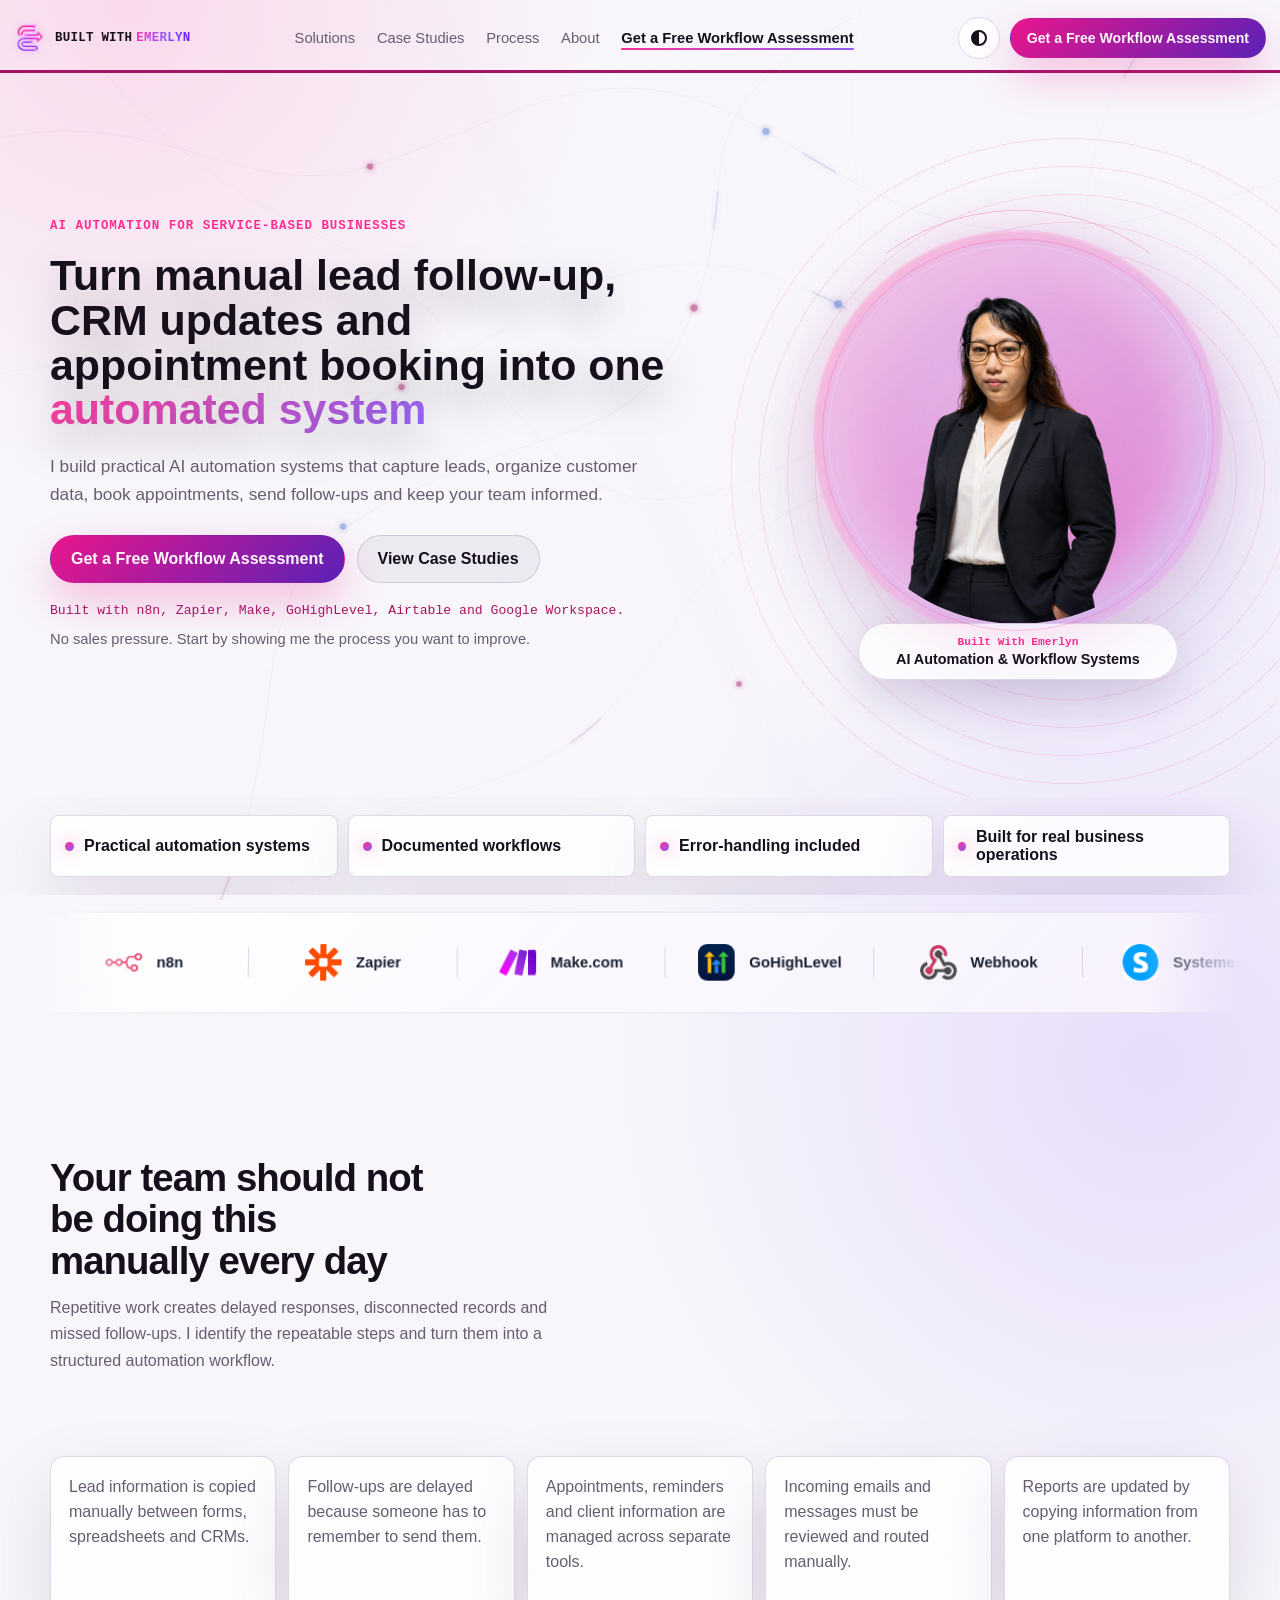
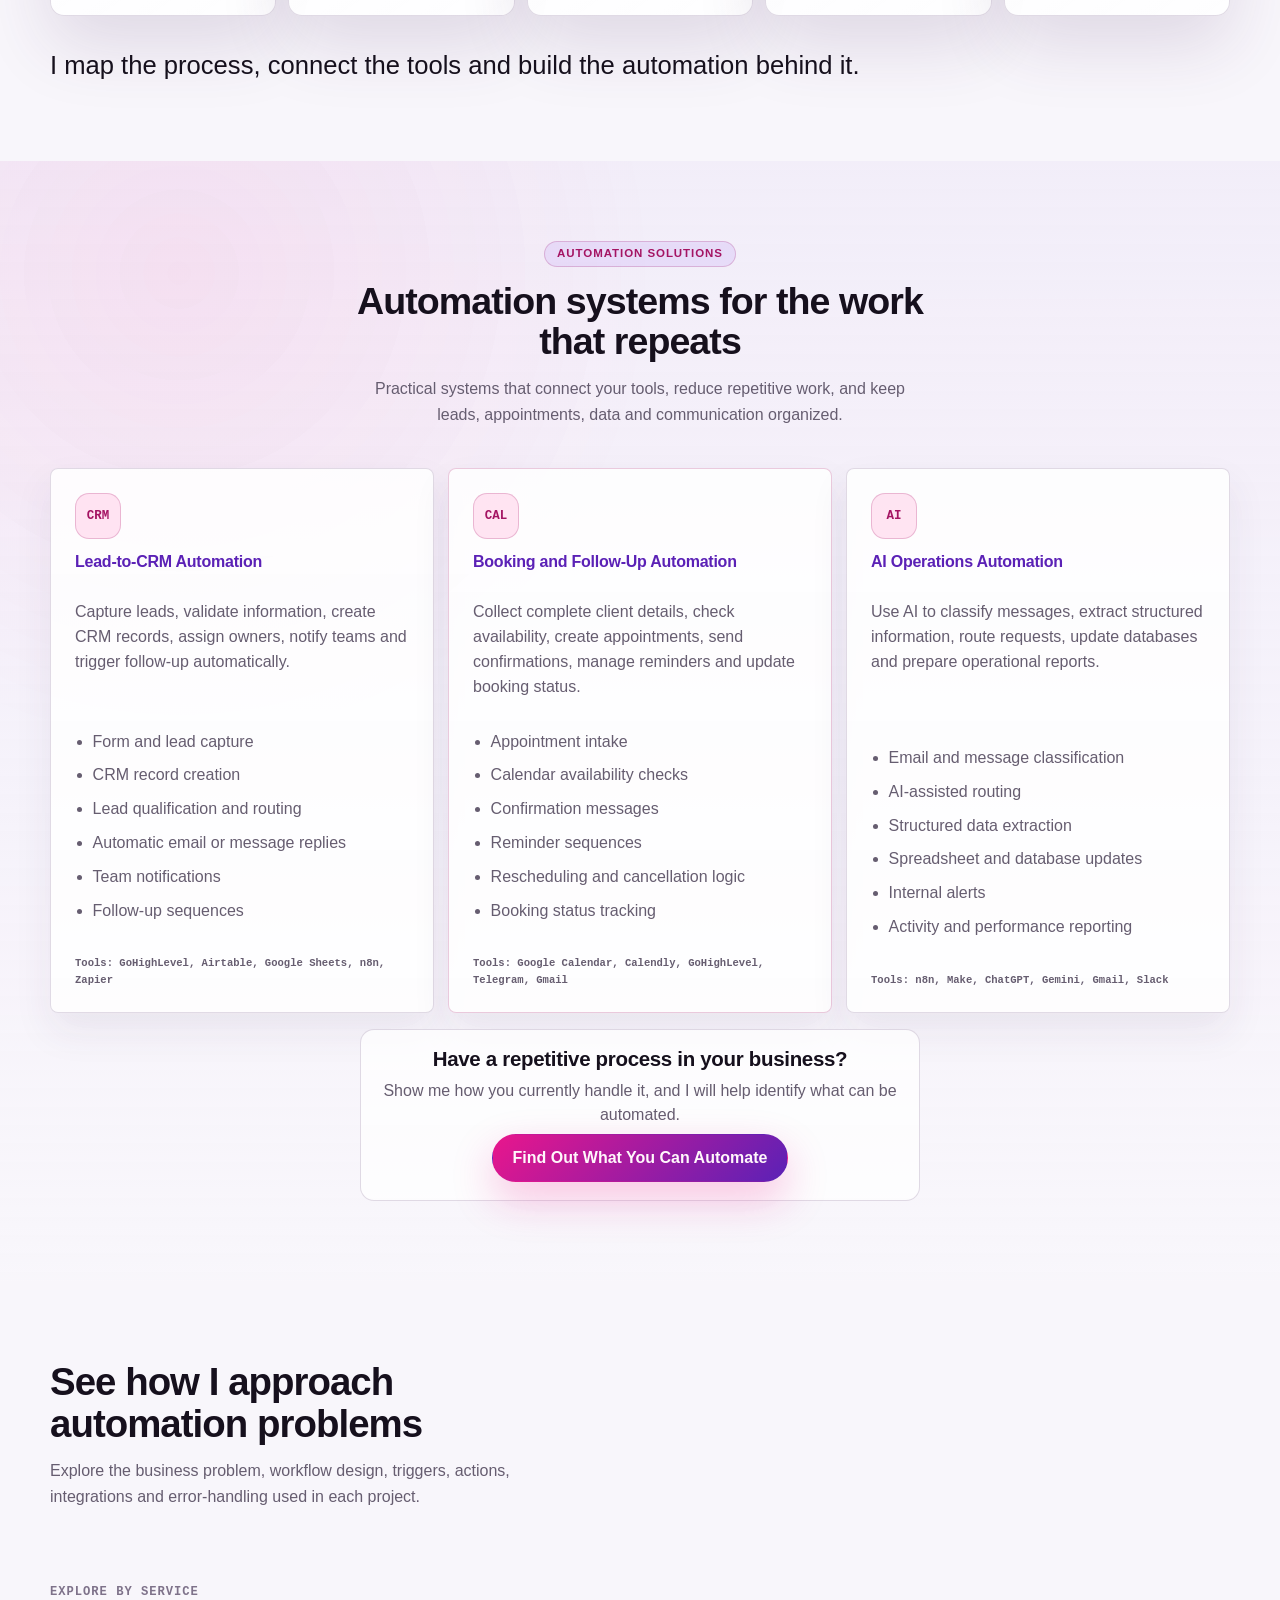
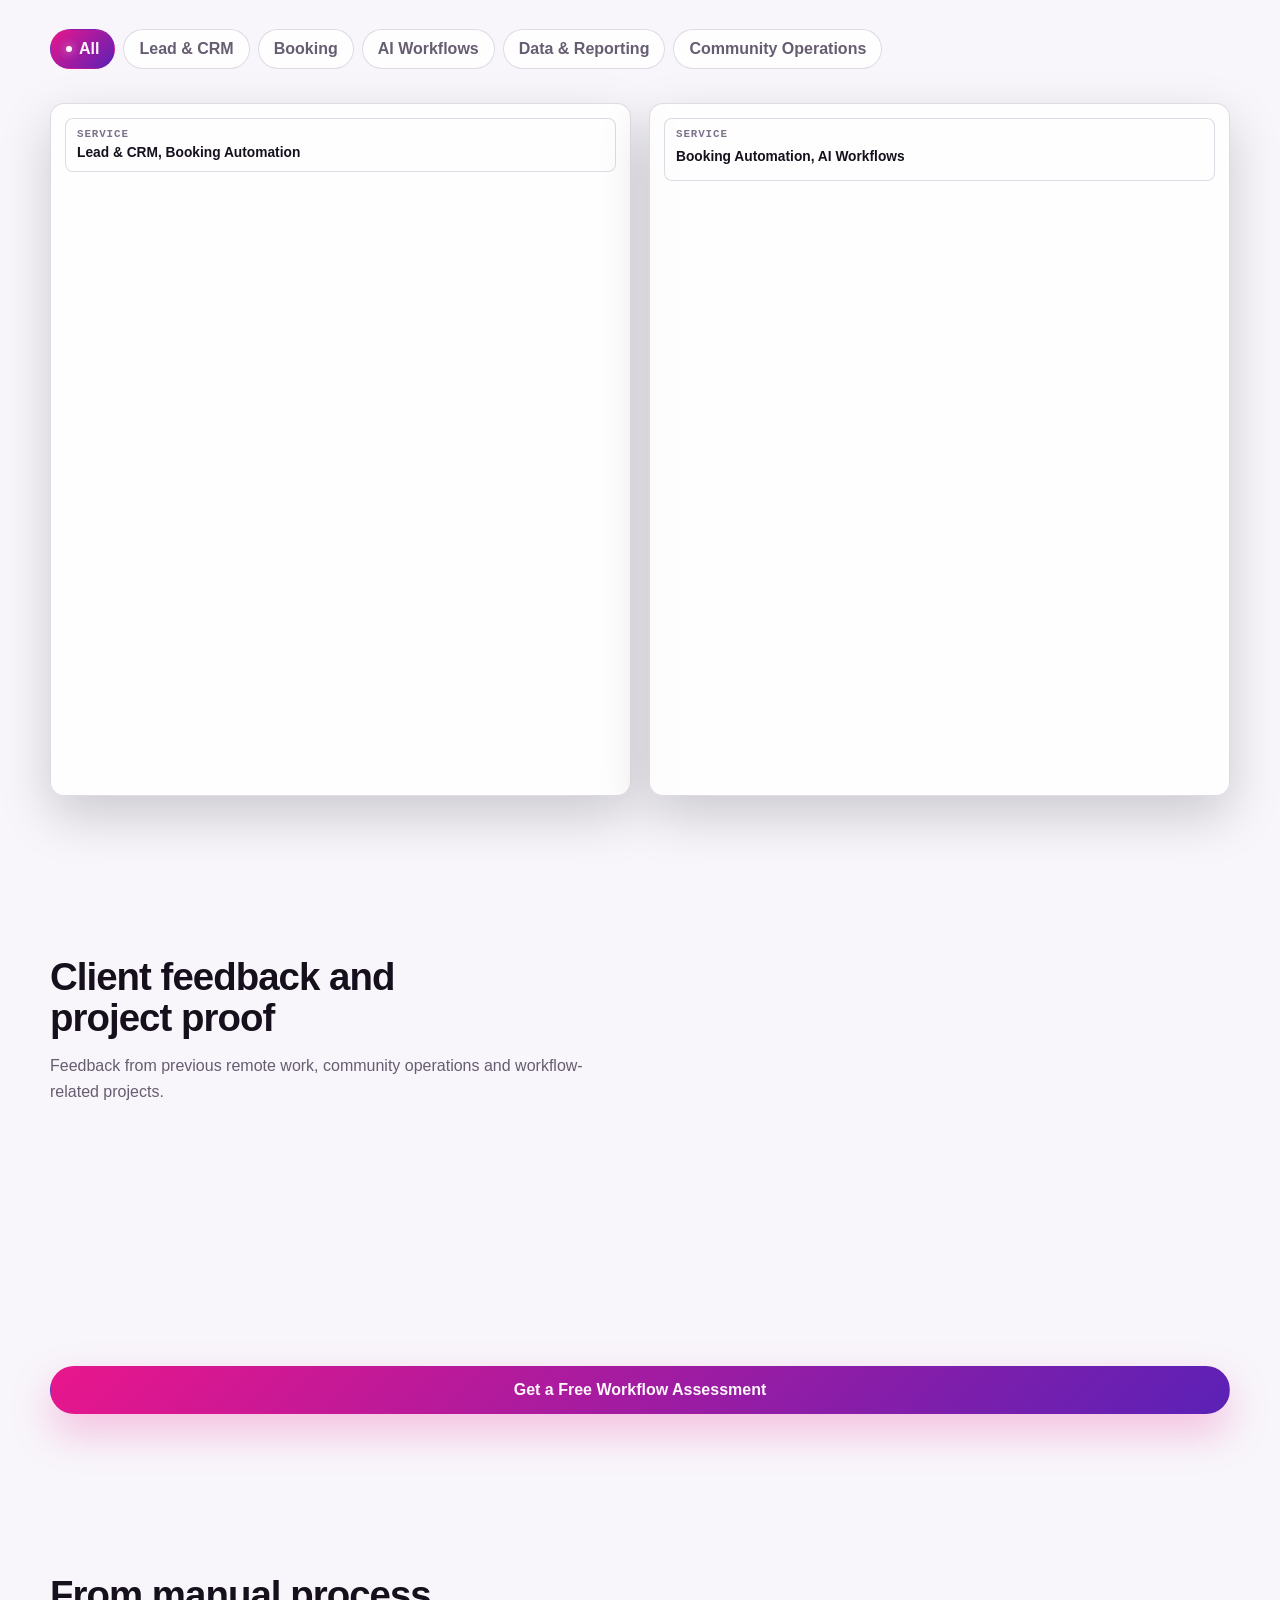
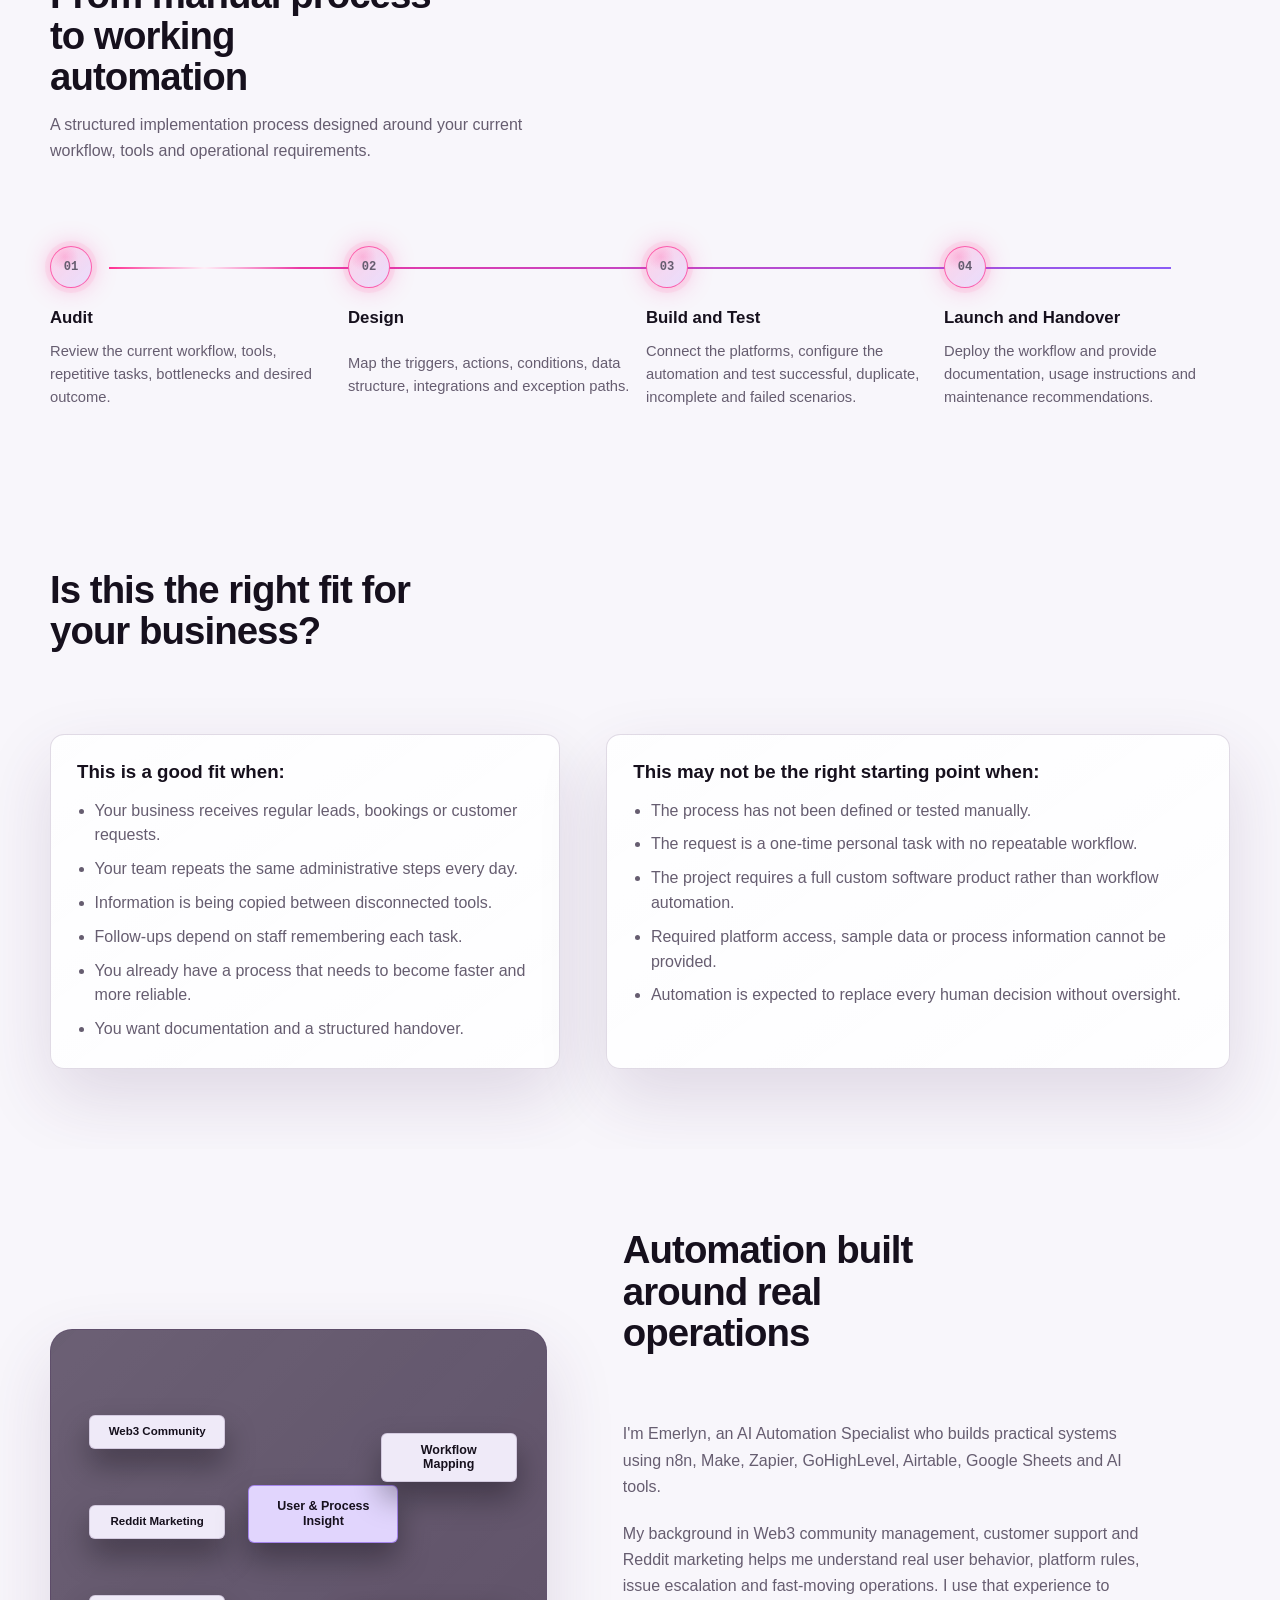
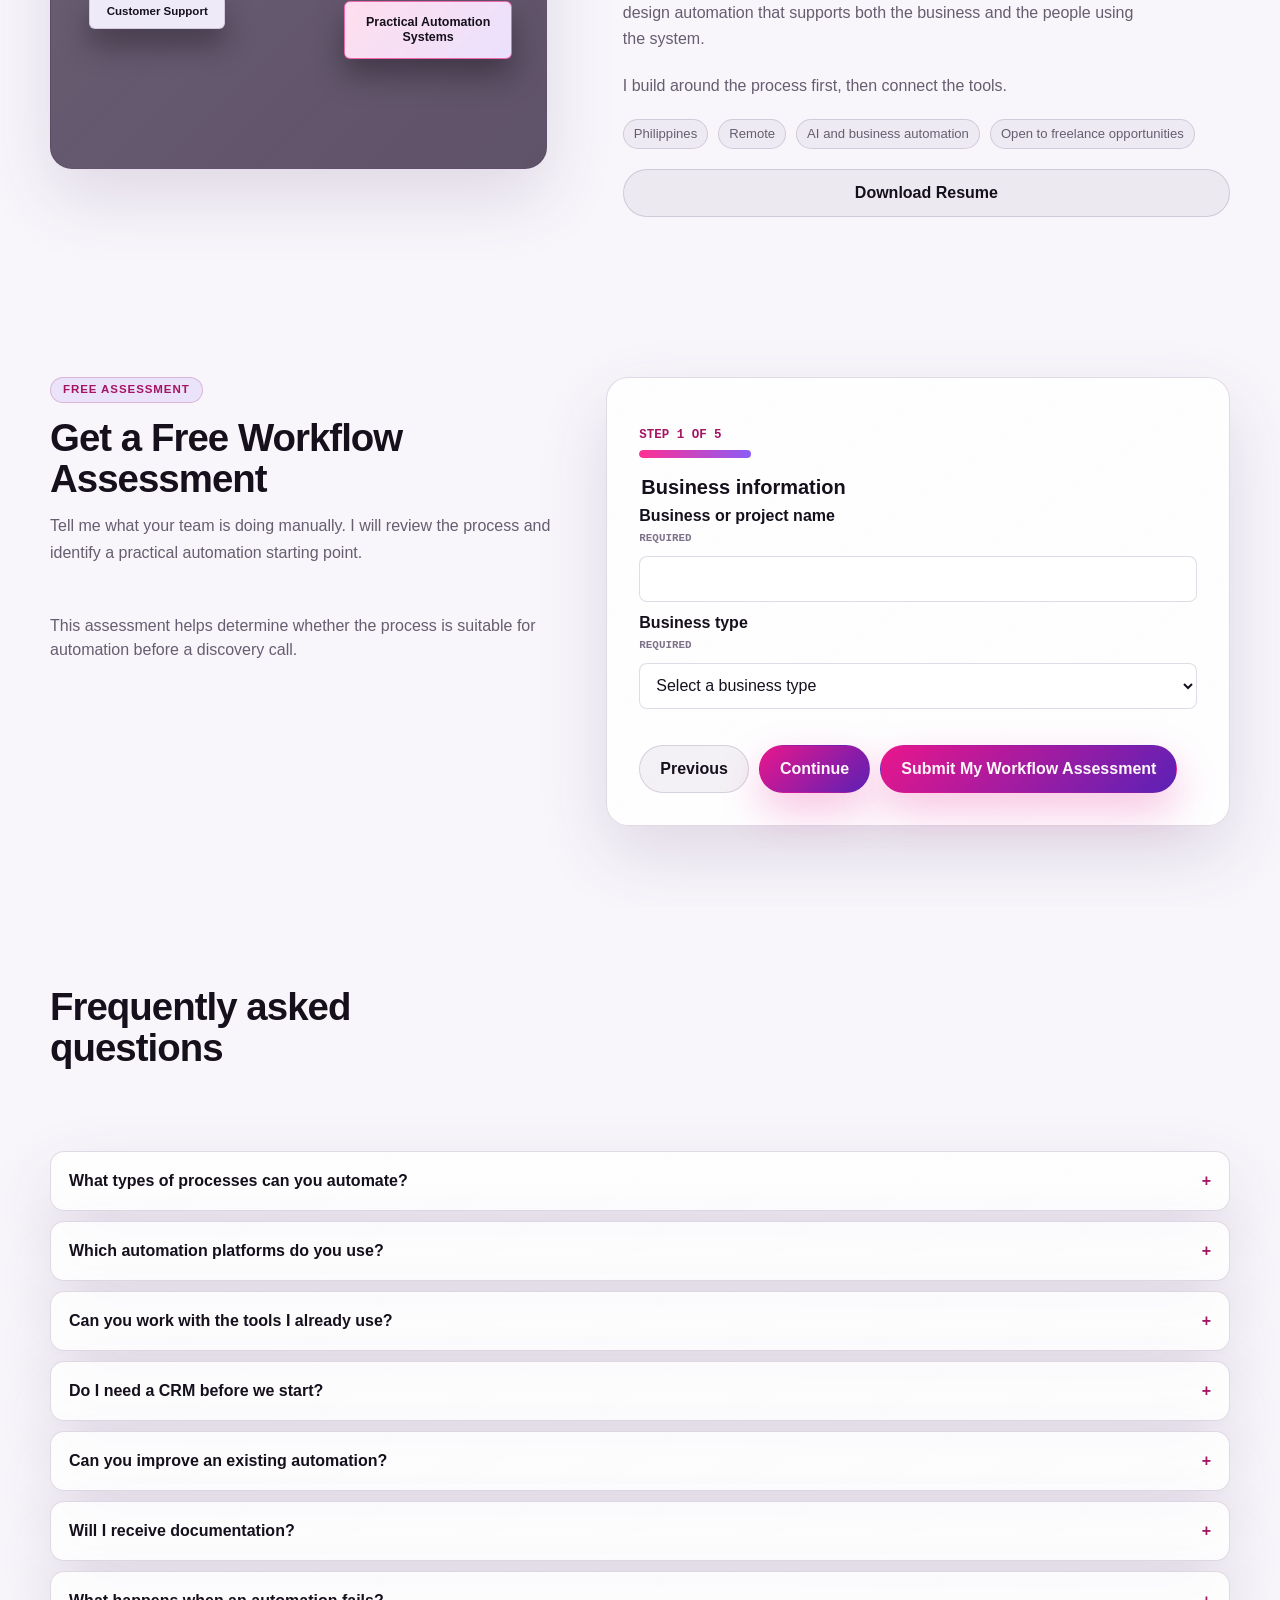
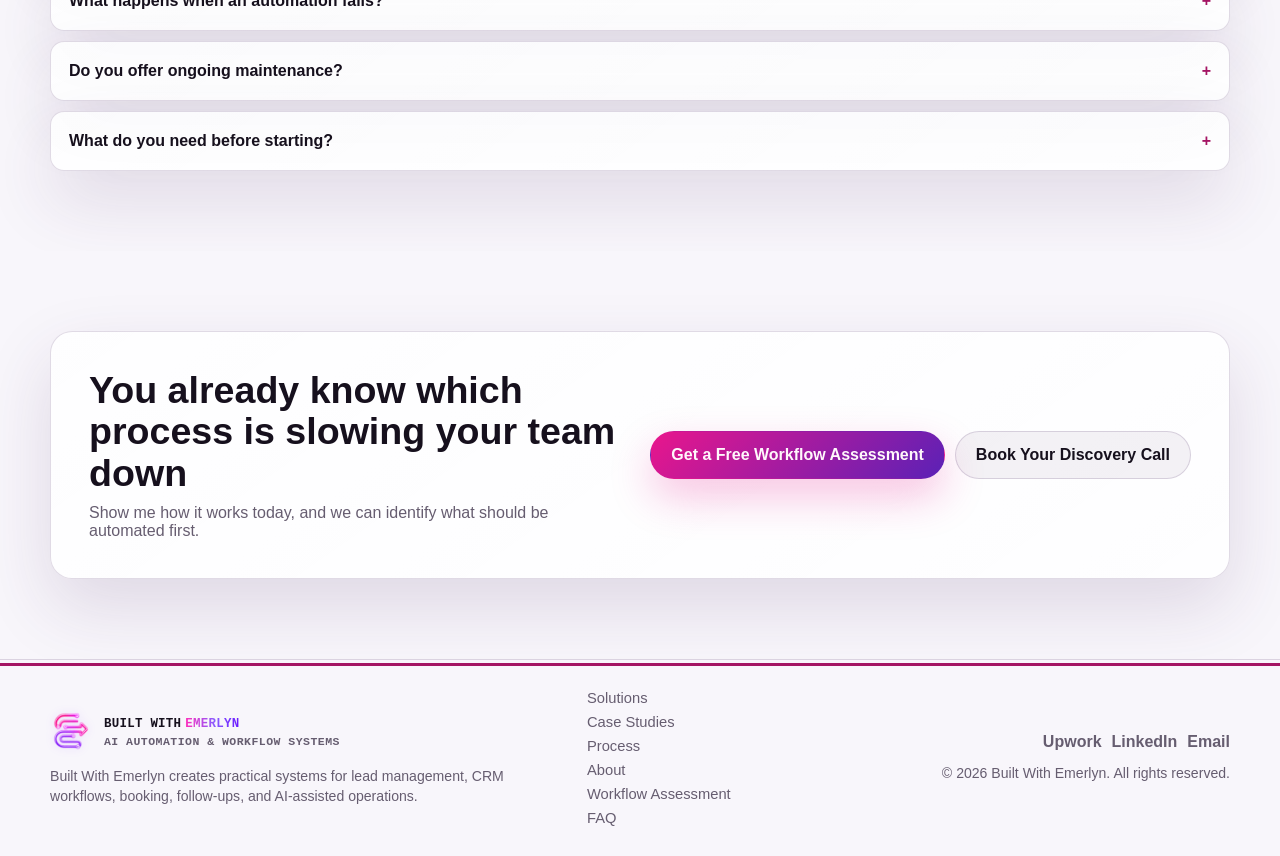
<file: Built-with-emerlyn/index.html>
<!DOCTYPE html>
<html lang="en">
<head>
  <meta charset="UTF-8">
  <meta name="viewport" content="width=device-width, initial-scale=1.0">
  <meta name="color-scheme" content="dark light">
  <title>AI Automation Specialist for Business Workflows | Built With Emerlyn</title>
  <meta name="description" content="Emerlyn builds practical AI automation systems for lead capture, CRM updates, appointment booking, follow-ups, message routing and business operations.">
  <link rel="canonical" href="https://builtbyemerlyn.com/">
  <meta property="og:title" content="AI Automation Specialist for Business Workflows | Built With Emerlyn">
  <meta property="og:description" content="Practical AI automation systems for lead capture, CRM updates, appointment booking, follow-ups, message routing and business operations.">
  <meta property="og:type" content="website">
  <meta property="og:image" content="assets/branding/apple-touch-icon.png">
  <link rel="icon" type="image/png" sizes="32x32" href="assets/branding/favicon-32.png">
  <link rel="apple-touch-icon" href="assets/branding/apple-touch-icon.png">
  <link rel="stylesheet" href="https://assets.calendly.com/assets/external/widget.css">
  <link rel="stylesheet" href="style.css">
  <script>
    (function () {
      var savedTheme = localStorage.getItem("built-with-emerlyn-theme");
      var prefersLight = window.matchMedia && window.matchMedia("(prefers-color-scheme: light)").matches;
      document.documentElement.dataset.theme = savedTheme || (prefersLight ? "light" : "dark");
    })();
  </script>
  <script type="application/ld+json">
    {
      "@context": "https://schema.org",
      "@type": "ProfessionalService",
      "name": "Built With Emerlyn",
      "url": "https://builtbyemerlyn.com",
      "founder": {
        "@type": "Person",
        "name": "Emerlyn Bequio",
        "jobTitle": "AI Automation Specialist"
      },
      "areaServed": "Remote",
      "address": {
        "@type": "PostalAddress",
        "addressCountry": "PH"
      },
      "serviceType": [
        "AI Automation",
        "CRM Automation",
        "Lead Management",
        "Appointment Booking",
        "Workflow Assessment"
      ]
    }
  </script>
</head>
<body>
  <div class="ambient-effects" aria-hidden="true">
    <svg class="circuit-layer" viewBox="0 0 1440 1000" preserveAspectRatio="xMidYMid slice" focusable="false">
      <defs>
        <filter id="circuitGlow" x="-20%" y="-20%" width="140%" height="140%">
          <feGaussianBlur stdDeviation="3.5" result="blur"></feGaussianBlur>
          <feMerge>
            <feMergeNode in="blur"></feMergeNode>
            <feMergeNode in="SourceGraphic"></feMergeNode>
          </feMerge>
        </filter>
        <linearGradient id="routeGradientA" x1="0%" y1="0%" x2="100%" y2="0%">
          <stop offset="0%" stop-color="var(--energy-magenta)"></stop>
          <stop offset="54%" stop-color="var(--energy-violet)"></stop>
          <stop offset="100%" stop-color="var(--energy-blue)"></stop>
        </linearGradient>
        <linearGradient id="routeGradientB" x1="100%" y1="0%" x2="0%" y2="100%">
          <stop offset="0%" stop-color="var(--energy-blue)"></stop>
          <stop offset="58%" stop-color="var(--energy-violet)"></stop>
          <stop offset="100%" stop-color="var(--energy-magenta)"></stop>
        </linearGradient>
      </defs>
      <g class="circuit-routes">
        <path class="circuit-path circuit-path-strong" d="M-80 180 C170 80 260 235 420 185 S680 40 860 146 S1120 318 1520 170"></path>
        <path class="circuit-path" d="M-60 440 C160 335 280 520 455 430 S730 230 940 338 S1160 555 1500 365"></path>
        <path class="circuit-path circuit-path-faint" d="M60 850 C250 690 385 790 530 675 S760 470 960 615 S1190 800 1455 610"></path>
        <path class="circuit-path" d="M125 80 C275 260 385 238 500 360 S655 610 850 530 S1135 330 1380 470"></path>
        <path class="circuit-path circuit-path-faint" d="M980 -40 C910 165 1020 250 920 390 S760 590 830 760 S1080 965 980 1080"></path>
        <path class="circuit-path" d="M1280 50 C1160 220 1270 330 1132 442 S870 520 760 690 S610 850 380 920"></path>
        <path class="circuit-path circuit-path-strong" d="M250 1010 C350 770 255 650 445 555 S720 500 780 342 S750 135 955 20"></path>
        <path class="circuit-path circuit-path-faint" d="M-120 700 C120 555 210 670 390 585 S610 370 790 430 S965 640 1210 540 S1370 455 1530 520"></path>
      </g>
      <g class="circuit-pulses">
        <path class="circuit-pulse pulse-one" d="M-80 180 C170 80 260 235 420 185 S680 40 860 146 S1120 318 1520 170"></path>
        <path class="circuit-pulse pulse-two" d="M-60 440 C160 335 280 520 455 430 S730 230 940 338 S1160 555 1500 365"></path>
        <path class="circuit-pulse pulse-three" d="M1280 50 C1160 220 1270 330 1132 442 S870 520 760 690 S610 850 380 920"></path>
        <path class="circuit-pulse pulse-four" d="M250 1010 C350 770 255 650 445 555 S720 500 780 342 S750 135 955 20"></path>
      </g>
      <g class="circuit-nodes" filter="url(#circuitGlow)">
        <circle cx="420" cy="185" r="3.5"></circle>
        <circle cx="860" cy="146" r="4"></circle>
        <circle cx="455" cy="430" r="3.5"></circle>
        <circle cx="940" cy="338" r="4.5"></circle>
        <circle cx="830" cy="760" r="3"></circle>
        <circle cx="1132" cy="442" r="4"></circle>
        <circle cx="780" cy="342" r="4"></circle>
        <circle cx="390" cy="585" r="3.5"></circle>
      </g>
    </svg>
  </div>

  <a class="skip-link" href="#main">Skip to content</a>

  <div class="site-splash" data-splash aria-hidden="true">
    <div class="splash-content">
      <div class="splash-brand-lockup" aria-hidden="true">
        <span class="brand-icon brand-icon--splash">
          <img src="assets/branding/built-with-emerlyn-icon-large.png" alt="">
        </span>
        <p class="brand-wordmark splash-brand">
          <span class="brand-wordmark-neutral">Built With</span>
          <span class="brand-wordmark-gradient">Emerlyn</span>
        </p>
      </div>
      <div class="splash-flow" aria-hidden="true">
        <span class="splash-flow-line"></span>
        <span class="splash-signal"></span>
        <span class="splash-node splash-node-hot">
          <span>Lead</span>
        </span>
        <span class="splash-node splash-node-active">
          <span>AI</span>
        </span>
        <span class="splash-node">
          <span>CRM</span>
        </span>
        <span class="splash-node">
          <span>Done</span>
        </span>
      </div>
      <button class="splash-skip" type="button" data-splash-skip>Skip intro</button>
    </div>
  </div>

  <header class="site-header" data-header>
    <nav class="nav-shell" aria-label="Primary navigation">
      <a class="brand" href="#home" aria-label="Built With Emerlyn home">
        <span class="brand-icon brand-icon--nav" aria-hidden="true">
          <img src="assets/branding/built-with-emerlyn-icon.png" alt="">
        </span>
        <span class="brand-wordmark">
          <span class="brand-wordmark-neutral">Built With</span>
          <span class="brand-wordmark-gradient">Emerlyn</span>
        </span>
      </a>

      <button class="nav-toggle" type="button" aria-expanded="false" aria-controls="primary-menu" aria-label="Open navigation menu" data-nav-toggle>
        <span></span>
        <span></span>
      </button>

      <div class="nav-menu" id="primary-menu" data-nav-menu>
        <a href="#services">Solutions</a>
        <a href="#work">Case Studies</a>
        <a href="#process">Process</a>
        <a href="#about">About</a>
        <a class="nav-assessment-link" href="#workflow-assessment" data-track-event="header_assessment_clicked">Get a Free Workflow Assessment</a>
      </div>

      <div class="nav-actions">
        <button class="theme-toggle" type="button" aria-label="Switch to light theme" data-theme-toggle>
          <span class="theme-icon" aria-hidden="true"></span>
        </button>
        <a class="button button-small button-primary" href="#workflow-assessment" data-track-event="header_assessment_clicked">Get a Free Workflow Assessment</a>
      </div>
    </nav>
  </header>

  <main id="main">
    <section class="hero section" id="home">
      <div class="hero-bg" aria-hidden="true"></div>
      <div class="container hero-grid">
        <div class="hero-copy reveal">
          <p class="eyebrow">AI AUTOMATION FOR SERVICE-BASED BUSINESSES</p>
          <h1>Turn manual lead follow-up, CRM updates and appointment booking into one <span>automated system</span></h1>
          <p class="hero-text">I build practical AI automation systems that capture leads, organize customer data, book appointments, send follow-ups and keep your team informed.</p>
          <div class="hero-actions" aria-label="Main actions">
            <a class="button button-primary" href="#workflow-assessment" data-track-event="hero_primary_cta_clicked">Get a Free Workflow Assessment</a>
            <a class="button button-secondary" href="#work" data-track-event="hero_case_studies_clicked">View Case Studies</a>
          </div>
          <p class="hero-tool-note">Built with n8n, Zapier, Make, GoHighLevel, Airtable and Google Workspace.</p>
          <p class="hero-reassurance">No sales pressure. Start by showing me the process you want to improve.</p>
        </div>

        <figure class="hero-portrait reveal" aria-label="Portrait of Emerlyn Bequio">
          <div class="portrait-orbit" aria-hidden="true"></div>
          <div class="portrait-ring">
            <img src="assets/profile/profile.jpg.png" alt="Portrait of Emerlyn Bequio" width="2000" height="2000">
          </div>
          <figcaption>
            <span>Built With Emerlyn</span>
            <strong>AI Automation &amp; Workflow Systems</strong>
          </figcaption>
        </figure>
      </div>
    </section>

    <section class="trust-strip section" aria-label="Portfolio trust points">
      <div class="container trust-grid reveal">
        <span>Practical automation systems</span>
        <span>Documented workflows</span>
        <span>Error-handling included</span>
        <span>Built for real business operations</span>
      </div>
    </section>

    <section class="hero-tools" aria-label="Automation tools">
      <div class="container">
        <div class="tool-rail" id="toolRail" aria-live="polite"></div>
      </div>
    </section>

    <section class="section problems-section" id="problems">
      <div class="container section-stack">
        <div class="section-header reveal">
          <h2 class="section-title">Your team should not be doing this manually every day</h2>
          <p class="section-description">Repetitive work creates delayed responses, disconnected records and missed follow-ups. I identify the repeatable steps and turn them into a structured automation workflow.</p>
        </div>
        <div class="problem-grid reveal">
          <article>Lead information is copied manually between forms, spreadsheets and CRMs.</article>
          <article>Follow-ups are delayed because someone has to remember to send them.</article>
          <article>Appointments, reminders and client information are managed across separate tools.</article>
          <article>Incoming emails and messages must be reviewed and routed manually.</article>
          <article>Reports are updated by copying information from one platform to another.</article>
        </div>
        <p class="transition-statement reveal">I map the process, connect the tools and build the automation behind it.</p>
      </div>
    </section>

    <section class="section services-section" id="services">
      <div class="container section-stack">
        <div class="section-header services-header reveal">
          <span class="section-pill">Automation Solutions</span>
          <h2 class="section-title" id="services-title">Automation systems for the work that repeats</h2>
          <p class="section-description">Practical systems that connect your tools, reduce repetitive work, and keep leads, appointments, data and communication organized.</p>
        </div>

        <div class="solution-grid reveal">
          <article class="service-card solution-card">
            <span class="solution-icon" aria-hidden="true">CRM</span>
            <h3>Lead-to-CRM Automation</h3>
            <p>Capture leads, validate information, create CRM records, assign owners, notify teams and trigger follow-up automatically.</p>
            <ul>
              <li>Form and lead capture</li>
              <li>CRM record creation</li>
              <li>Lead qualification and routing</li>
              <li>Automatic email or message replies</li>
              <li>Team notifications</li>
              <li>Follow-up sequences</li>
            </ul>
            <p class="service-tools">Tools: GoHighLevel, Airtable, Google Sheets, n8n, Zapier</p>
          </article>
          <article class="service-card solution-card is-featured">
            <span class="solution-icon" aria-hidden="true">CAL</span>
            <h3>Booking and Follow-Up Automation</h3>
            <p>Collect complete client details, check availability, create appointments, send confirmations, manage reminders and update booking status.</p>
            <ul>
              <li>Appointment intake</li>
              <li>Calendar availability checks</li>
              <li>Confirmation messages</li>
              <li>Reminder sequences</li>
              <li>Rescheduling and cancellation logic</li>
              <li>Booking status tracking</li>
            </ul>
            <p class="service-tools">Tools: Google Calendar, Calendly, GoHighLevel, Telegram, Gmail</p>
          </article>
          <article class="service-card solution-card">
            <span class="solution-icon" aria-hidden="true">AI</span>
            <h3>AI Operations Automation</h3>
            <p>Use AI to classify messages, extract structured information, route requests, update databases and prepare operational reports.</p>
            <ul>
              <li>Email and message classification</li>
              <li>AI-assisted routing</li>
              <li>Structured data extraction</li>
              <li>Spreadsheet and database updates</li>
              <li>Internal alerts</li>
              <li>Activity and performance reporting</li>
            </ul>
            <p class="service-tools">Tools: n8n, Make, ChatGPT, Gemini, Gmail, Slack</p>
          </article>
        </div>

        <div class="services-cta reveal">
          <h3>Have a repetitive process in your business?</h3>
          <p>Show me how you currently handle it, and I will help identify what can be automated.</p>
          <a class="button button-primary" href="#workflow-assessment" data-track-event="solution_cta_clicked">Find Out What You Can Automate</a>
        </div>
      </div>
    </section>

    <section class="section work-section" id="work">
      <div class="container section-stack">
        <div class="section-header reveal">
          <h2 class="section-title">See how I approach automation problems</h2>
          <p class="section-description">Explore the business problem, workflow design, triggers, actions, integrations and error-handling used in each project.</p>
        </div>
        <p class="filter-label reveal">Explore by service</p>
        <div class="filters reveal" role="group" aria-label="Filter case studies by service">
          <button class="filter-button is-active" type="button" data-filter="all" aria-pressed="true">All</button>
          <button class="filter-button" type="button" data-filter="lead-crm" aria-pressed="false">Lead &amp; CRM</button>
          <button class="filter-button" type="button" data-filter="booking" aria-pressed="false">Booking</button>
          <button class="filter-button" type="button" data-filter="ai-workflows" aria-pressed="false">AI Workflows</button>
          <button class="filter-button" type="button" data-filter="data-reporting" aria-pressed="false">Data &amp; Reporting</button>
          <button class="filter-button" type="button" data-filter="community-operations" aria-pressed="false">Community Operations</button>
        </div>
        <div class="project-grid" id="projectGrid" aria-live="polite"></div>
      </div>
    </section>

    <section class="section feedback-section" id="feedback">
      <div class="container feedback-grid reveal">
        <div class="section-header">
          <h2 class="section-title">Client feedback and project proof</h2>
          <p class="section-description">Feedback from previous remote work, community operations and workflow-related projects.</p>
        </div>
        <div id="testimonialList" class="testimonial-list">
          <!-- Upwork proof images are authentic user-provided screenshots. Dates and durations were removed from the displayed image copies. -->
        </div>
        <a class="button button-primary" href="#workflow-assessment" data-track-event="testimonial_cta_clicked">Get a Free Workflow Assessment</a>
      </div>
    </section>

    <section class="section process-section" id="process">
      <div class="container section-stack">
        <div class="section-header reveal">
          <h2 class="section-title">From manual process to working automation</h2>
          <p class="section-description">A structured implementation process designed around your current workflow, tools and operational requirements.</p>
        </div>
        <ol class="process-list process-list-four reveal">
          <li><span class="process-icon" aria-hidden="true">01</span><strong>Audit</strong><span>Review the current workflow, tools, repetitive tasks, bottlenecks and desired outcome.</span></li>
          <li><span class="process-icon" aria-hidden="true">02</span><strong>Design</strong><span>Map the triggers, actions, conditions, data structure, integrations and exception paths.</span></li>
          <li><span class="process-icon" aria-hidden="true">03</span><strong>Build and Test</strong><span>Connect the platforms, configure the automation and test successful, duplicate, incomplete and failed scenarios.</span></li>
          <li><span class="process-icon" aria-hidden="true">04</span><strong>Launch and Handover</strong><span>Deploy the workflow and provide documentation, usage instructions and maintenance recommendations.</span></li>
        </ol>
      </div>
    </section>

    <section class="section fit-section" id="fit">
      <div class="container section-stack">
        <div class="section-header reveal">
          <h2 class="section-title">Is this the right fit for your business?</h2>
        </div>
        <div class="fit-grid reveal">
          <article>
            <h3>This is a good fit when:</h3>
            <ul>
              <li>Your business receives regular leads, bookings or customer requests.</li>
              <li>Your team repeats the same administrative steps every day.</li>
              <li>Information is being copied between disconnected tools.</li>
              <li>Follow-ups depend on staff remembering each task.</li>
              <li>You already have a process that needs to become faster and more reliable.</li>
              <li>You want documentation and a structured handover.</li>
            </ul>
          </article>
          <article>
            <h3>This may not be the right starting point when:</h3>
            <ul>
              <li>The process has not been defined or tested manually.</li>
              <li>The request is a one-time personal task with no repeatable workflow.</li>
              <li>The project requires a full custom software product rather than workflow automation.</li>
              <li>Required platform access, sample data or process information cannot be provided.</li>
              <li>Automation is expected to replace every human decision without oversight.</li>
            </ul>
          </article>
        </div>
      </div>
    </section>

    <section class="section about" id="about">
      <div class="container about-grid">
        <figure class="about-workflow-card reveal" aria-label="How Emerlyn's community, marketing, and customer support experience informs her automation workflow design.">
          <div class="workflow-card-top">
            <span>Experience to workflow</span>
            <span>Operations logic</span>
          </div>
          <div class="workflow-preview-map">
            <span class="workflow-node source-node web3">Web3 Community</span>
            <span class="workflow-node source-node reddit">Reddit Marketing</span>
            <span class="workflow-node source-node support">Customer Support</span>
            <span class="workflow-node insight">User &amp; Process Insight</span>
            <span class="workflow-node mapping">Workflow Mapping</span>
            <span class="workflow-node automation">Practical Automation Systems</span>
            <span class="workflow-path path-web3" aria-hidden="true"><span class="workflow-signal"></span></span>
            <span class="workflow-path path-reddit" aria-hidden="true"><span class="workflow-signal"></span></span>
            <span class="workflow-path path-support" aria-hidden="true"><span class="workflow-signal"></span></span>
            <span class="workflow-path path-insight" aria-hidden="true"><span class="workflow-signal"></span></span>
            <span class="workflow-path path-mapping" aria-hidden="true"><span class="workflow-signal"></span></span>
          </div>
          <figcaption>I turn frontline operations experience into workflows built around real users, platform rules and business processes.</figcaption>
        </figure>
        <div class="about-copy reveal">
          <div class="section-header">
            <h2 class="section-title">Automation built around real operations</h2>
          </div>
          <p>I'm Emerlyn, an AI Automation Specialist who builds practical systems using n8n, Make, Zapier, GoHighLevel, Airtable, Google Sheets and AI tools.</p>
          <p>My background in Web3 community management, customer support and Reddit marketing helps me understand real user behavior, platform rules, issue escalation and fast-moving operations. I use that experience to design automation that supports both the business and the people using the system.</p>
          <p>I build around the process first, then connect the tools.</p>
          <div class="info-strip" aria-label="Profile facts">
            <span>Philippines</span>
            <span>Remote</span>
            <span>AI and business automation</span>
            <span>Open to freelance opportunities</span>
          </div>
          <a class="button button-secondary" href="assets/resume/Emerlyn-Bequio-Resume.pdf" download data-track-event="resume_downloaded">Download Resume</a>
        </div>
      </div>
    </section>

    <section class="section assessment-section" id="workflow-assessment">
      <div class="container assessment-grid">
        <div class="assessment-copy reveal">
          <div class="section-header">
            <span class="section-pill">Free Assessment</span>
            <h2 class="section-title" id="assessment-heading">Get a Free Workflow Assessment</h2>
            <p class="section-description">Tell me what your team is doing manually. I will review the process and identify a practical automation starting point.</p>
          </div>
          <p class="assessment-note">This assessment helps determine whether the process is suitable for automation before a discovery call.</p>
        </div>
        <form class="assessment-form reveal" id="workflowAssessmentForm" novalidate>
          <div class="form-live-region" id="formLiveRegion" aria-live="polite"></div>
          <div class="assessment-progress" aria-live="polite"><span data-step-status>Step 1 of 5</span><span class="progress-track"><span data-progress-bar></span></span></div>

          <fieldset class="assessment-step is-active" data-assessment-step="1">
            <legend>Business information</legend>
            <label for="businessName">Business or project name <span>Required</span></label>
            <input id="businessName" name="business_name" type="text" required>
            <label for="businessType">Business type <span>Required</span></label>
            <select id="businessType" name="business_type" required>
              <option value="">Select a business type</option>
              <option>Service business</option>
              <option>Agency</option>
              <option>Professional services</option>
              <option>E-commerce</option>
              <option>Local business</option>
              <option>Community or Web3 project</option>
              <option>Creator or marketing business</option>
              <option>Other</option>
            </select>
          </fieldset>

          <fieldset class="assessment-step" data-assessment-step="2" hidden>
            <legend>Current bottleneck</legend>
            <p class="field-question">Which process is taking the most manual time? <span>Required</span></p>
            <div class="choice-grid">
              <label><input type="radio" name="primary_bottleneck" value="Lead management" required>Lead management</label>
              <label><input type="radio" name="primary_bottleneck" value="CRM updates">CRM updates</label>
              <label><input type="radio" name="primary_bottleneck" value="Appointment booking">Appointment booking</label>
              <label><input type="radio" name="primary_bottleneck" value="Follow-ups">Follow-ups</label>
              <label><input type="radio" name="primary_bottleneck" value="Email or message routing">Email or message routing</label>
              <label><input type="radio" name="primary_bottleneck" value="Data tracking and reporting">Data tracking and reporting</label>
              <label><input type="radio" name="primary_bottleneck" value="Community or marketing operations">Community or marketing operations</label>
              <label><input type="radio" name="primary_bottleneck" value="Other">Other</label>
            </div>
            <label for="processDescription">Briefly describe the current process</label>
            <textarea id="processDescription" name="process_description" rows="4"></textarea>
          </fieldset>

          <fieldset class="assessment-step" data-assessment-step="3" hidden>
            <legend>Current tools</legend>
            <p class="field-question">Which tools are currently part of the process? <span>Choose at least one</span></p>
            <div class="choice-grid">
              <label><input type="checkbox" name="current_tools" value="Google Sheets">Google Sheets</label>
              <label><input type="checkbox" name="current_tools" value="Airtable">Airtable</label>
              <label><input type="checkbox" name="current_tools" value="GoHighLevel">GoHighLevel</label>
              <label><input type="checkbox" name="current_tools" value="Zapier">Zapier</label>
              <label><input type="checkbox" name="current_tools" value="Make">Make</label>
              <label><input type="checkbox" name="current_tools" value="n8n">n8n</label>
              <label><input type="checkbox" name="current_tools" value="Gmail">Gmail</label>
              <label><input type="checkbox" name="current_tools" value="Google Calendar">Google Calendar</label>
              <label><input type="checkbox" name="current_tools" value="Calendly">Calendly</label>
              <label><input type="checkbox" name="current_tools" value="Slack">Slack</label>
              <label><input type="checkbox" name="current_tools" value="Telegram">Telegram</label>
              <label><input type="checkbox" name="current_tools" value="Notion">Notion</label>
              <label><input type="checkbox" name="current_tools" value="Other">Other</label>
              <label><input type="checkbox" name="current_tools" value="No system yet">No system yet</label>
            </div>
          </fieldset>

          <fieldset class="assessment-step" data-assessment-step="4" hidden>
            <legend>Volume and desired outcome</legend>
            <label for="weeklyVolume">Approximately how many leads, bookings or requests do you handle each week? <span>Required</span></label>
            <select id="weeklyVolume" name="weekly_volume" required>
              <option value="">Select volume</option>
              <option>Fewer than 10</option>
              <option>10-25</option>
              <option>26-50</option>
              <option>51-100</option>
              <option>More than 100</option>
              <option>Not sure</option>
            </select>
            <label for="desiredOutcome">What should happen automatically when this process runs? <span>Required</span></label>
            <textarea id="desiredOutcome" name="desired_outcome" rows="4" required></textarea>
            <label for="currentDelays">What usually goes wrong or causes delays?</label>
            <textarea id="currentDelays" name="current_delays" rows="3"></textarea>
          </fieldset>

          <fieldset class="assessment-step" data-assessment-step="5" hidden>
            <legend>Contact information</legend>
            <label for="fullName">Full name <span>Required</span></label>
            <input id="fullName" name="full_name" type="text" required>
            <label for="businessEmail">Business email <span>Required</span></label>
            <input id="businessEmail" name="email" type="email" required>
            <label for="phoneTelegram">Phone or Telegram</label>
            <input id="phoneTelegram" name="phone_or_telegram" type="text">
            <label for="preferredContact">Preferred contact method <span>Required</span></label>
            <select id="preferredContact" name="preferred_contact_method" required>
              <option value="">Select contact method</option>
              <option>Email</option>
              <option>Telegram</option>
              <option>Discovery call</option>
            </select>
            <label for="timeline">Project timeline <span>Required</span></label>
            <select id="timeline" name="timeline" required>
              <option value="">Select timeline</option>
              <option>As soon as possible</option>
              <option>Within 2-4 weeks</option>
              <option>Within 1-2 months</option>
              <option>Researching options</option>
              <option>Not sure</option>
            </select>
            <label class="consent-row"><input type="checkbox" name="consent" value="true" required>I agree to be contacted regarding this workflow assessment.</label>
          </fieldset>

          <p class="form-status" id="assessmentStatus" role="status"></p>
          <div class="assessment-actions">
            <button class="button button-secondary" type="button" data-assessment-prev hidden>Previous</button>
            <button class="button button-primary" type="button" data-assessment-next>Continue</button>
            <button class="button button-primary" type="submit" data-assessment-submit hidden>Submit My Workflow Assessment</button>
          </div>
          <div class="assessment-fallback" data-assessment-fallback hidden>
            <a class="button button-primary" href="https://calendly.com/emerlyn-techva/30min" target="_blank" rel="noreferrer" data-calendly-popup>Book Your Discovery Call</a>
            <a class="button button-secondary" href="mailto:emerlyn.techva@gmail.com?subject=Workflow%20Assessment%20Inquiry" data-track-event="email_clicked">Email Workflow Details</a>
          </div>
        </form>
      </div>
    </section>

    <section class="section faq-section" id="faq">
      <div class="container section-stack">
        <div class="section-header reveal">
          <h2 class="section-title">Frequently asked questions</h2>
        </div>
        <div class="faq-list reveal" data-faq-list>
          <article><button type="button" aria-expanded="false">What types of processes can you automate?</button><div hidden>I focus on repeatable workflows involving lead capture, CRM updates, appointment booking, follow-ups, message routing, data tracking, internal notifications and AI-assisted operations.</div></article>
          <article><button type="button" aria-expanded="false">Which automation platforms do you use?</button><div hidden>I work with n8n, Zapier, Make, GoHighLevel, Airtable, Google Sheets and other connected business tools. The platform is selected based on the workflow, budget and integration requirements.</div></article>
          <article><button type="button" aria-expanded="false">Can you work with the tools I already use?</button><div hidden>Yes. I first review your existing process and technology stack before recommending whether to keep, connect or replace a tool.</div></article>
          <article><button type="button" aria-expanded="false">Do I need a CRM before we start?</button><div hidden>Not always. A lightweight database such as Airtable or Google Sheets may be enough for some workflows. More complex lead and pipeline processes may benefit from a CRM such as GoHighLevel.</div></article>
          <article><button type="button" aria-expanded="false">Can you improve an existing automation?</button><div hidden>Yes. Existing workflows can be reviewed for duplicate records, missing conditions, failed runs, poor data structure and unnecessary manual steps.</div></article>
          <article><button type="button" aria-expanded="false">Will I receive documentation?</button><div hidden>Yes. The handover can include a workflow map, trigger and action documentation, field mapping, usage instructions and maintenance recommendations.</div></article>
          <article><button type="button" aria-expanded="false">What happens when an automation fails?</button><div hidden>The workflow should include validation, logging, retries, alerts or fallback handling based on the risk and importance of the process.</div></article>
          <article><button type="button" aria-expanded="false">Do you offer ongoing maintenance?</button><div hidden>Ongoing monitoring and maintenance can be discussed depending on the platform, workflow complexity and required support level.</div></article>
          <article><button type="button" aria-expanded="false">What do you need before starting?</button><div hidden>I typically need a clear description of the current process, access to the required platforms, sample records, expected outcomes and examples of common errors or exceptions.</div></article>
        </div>
      </div>
    </section>

    <section class="section final-cta-section" id="booking">
      <div class="container final-cta-card reveal">
        <div>
          <h2>You already know which process is slowing your team down</h2>
          <p>Show me how it works today, and we can identify what should be automated first.</p>
        </div>
        <div class="final-cta-actions">
          <a class="button button-primary" href="#workflow-assessment">Get a Free Workflow Assessment</a>
          <a class="button button-secondary" href="https://calendly.com/emerlyn-techva/30min" target="_blank" rel="noreferrer" data-calendly-popup>Book Your Discovery Call</a>
        </div>
      </div>
    </section>
  </main>

  <div class="project-modal" id="projectModal" aria-hidden="true">
    <div class="modal-backdrop" data-close-modal></div>
    <article class="modal-card" role="dialog" aria-modal="true" aria-labelledby="modalTitle" tabindex="-1">
      <button class="modal-close" type="button" aria-label="Close case study" data-close-modal>Close</button>
      <div id="modalContent"></div>
    </article>
  </div>

  <footer class="site-footer">
    <div class="container footer-grid">
      <div>
        <a class="brand footer-brand" href="#home" aria-label="Built With Emerlyn home">
          <span class="footer-brand-lockup">
            <span class="brand-icon brand-icon--footer" aria-hidden="true">
              <img src="assets/branding/built-with-emerlyn-icon.png" alt="">
            </span>
            <span>
              <span class="brand-wordmark">
                <span class="brand-wordmark-neutral">Built With</span>
                <span class="brand-wordmark-gradient">Emerlyn</span>
              </span>
              <span class="brand-descriptor">AI Automation &amp; Workflow Systems</span>
            </span>
          </span>
        </a>
        <p>Built With Emerlyn creates practical systems for lead management, CRM workflows, booking, follow-ups, and AI-assisted operations.</p>
      </div>
      <nav class="footer-links" aria-label="Footer navigation">
        <a href="#services">Solutions</a>
        <a href="#work">Case Studies</a>
        <a href="#process">Process</a>
        <a href="#about">About</a>
        <a href="#workflow-assessment">Workflow Assessment</a>
        <a href="#faq">FAQ</a>
      </nav>
      <div class="footer-legal">
        <div class="footer-socials">
          <a href="https://www.upwork.com/freelancers/~019e681c2d37f22506?mp_source=share" target="_blank" rel="noopener noreferrer" data-track-event="upwork_clicked">Upwork</a>
          <a href="https://linkedin.com/in/emerlynbequio" target="_blank" rel="noopener noreferrer" data-track-event="linkedin_clicked">LinkedIn</a>
          <a href="mailto:emerlyn.techva@gmail.com" data-track-event="email_clicked">Email</a>
        </div>
        <p>&copy; <span id="year"></span> Built With Emerlyn. All rights reserved.</p>
      </div>
    </div>
  </footer>

  <script src="https://assets.calendly.com/assets/external/widget.js" async></script>
  <script src="script.js"></script>
</body>
</html>
</file>
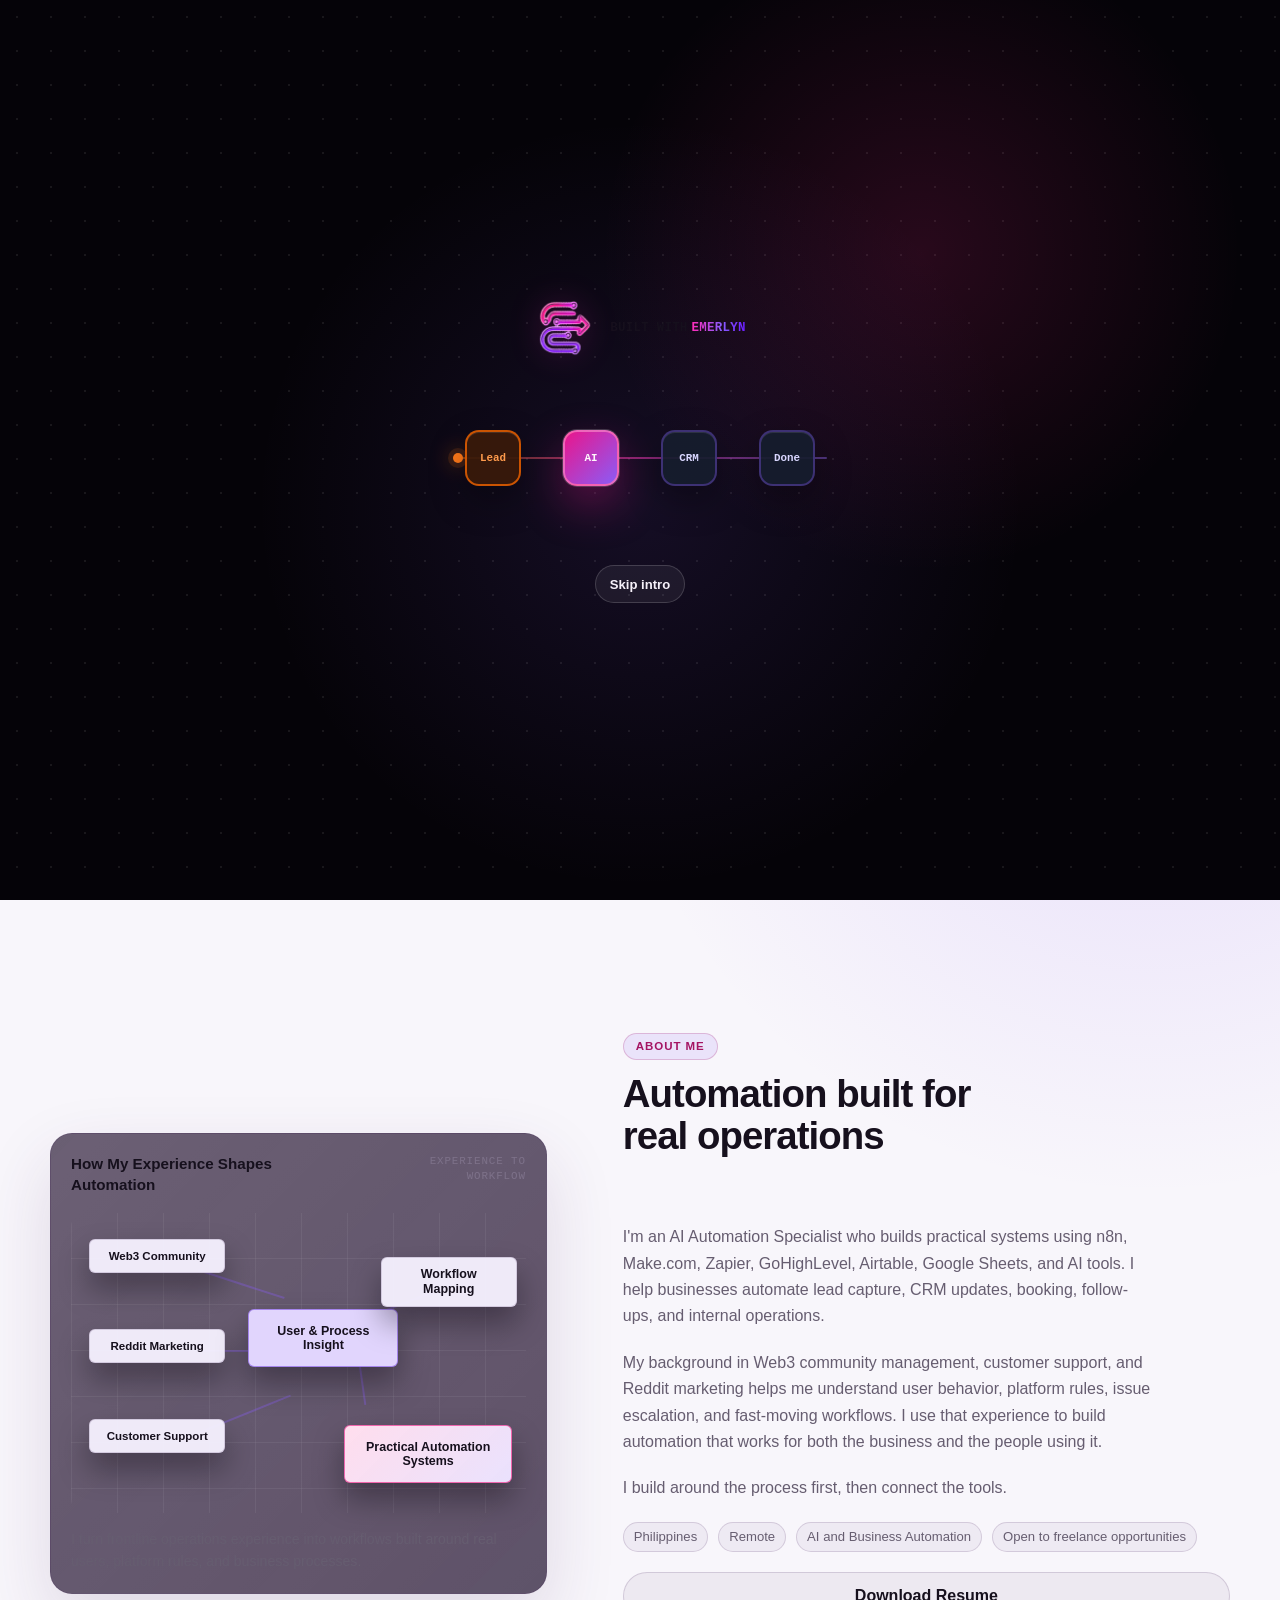
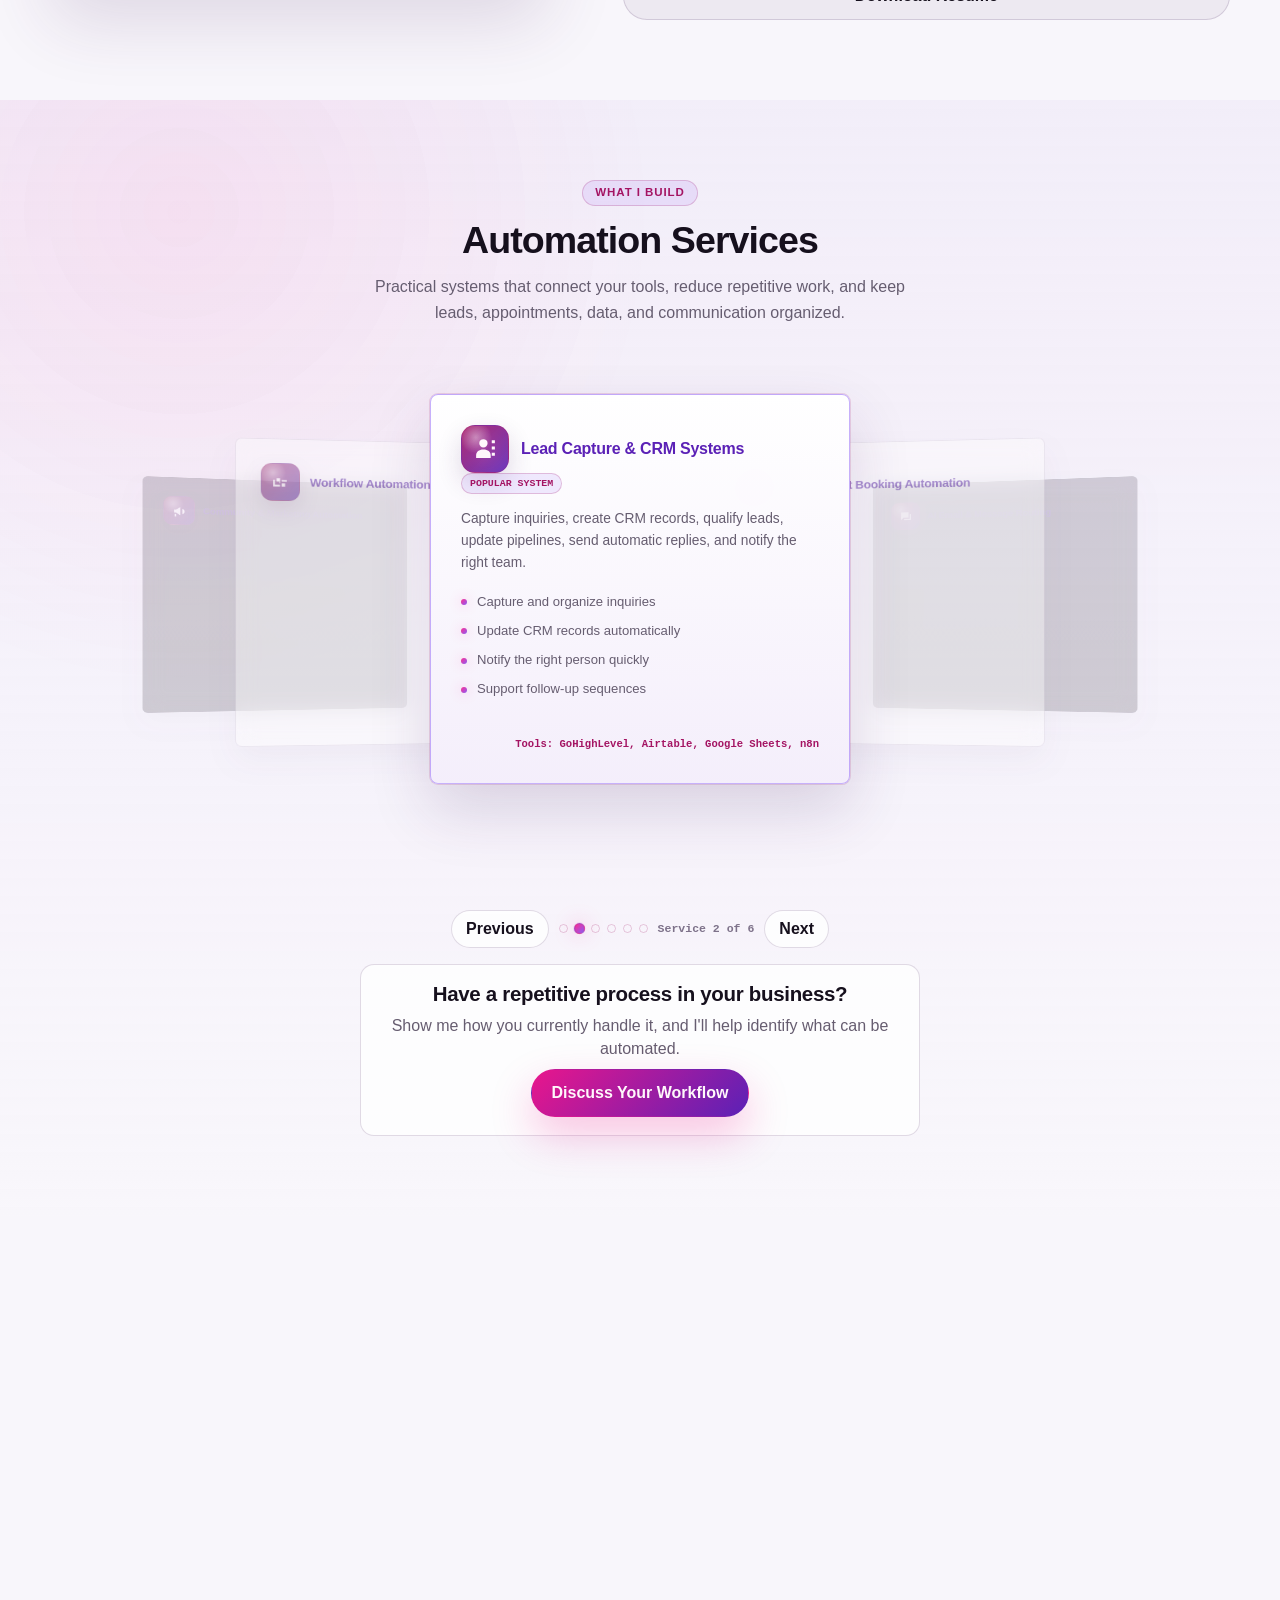
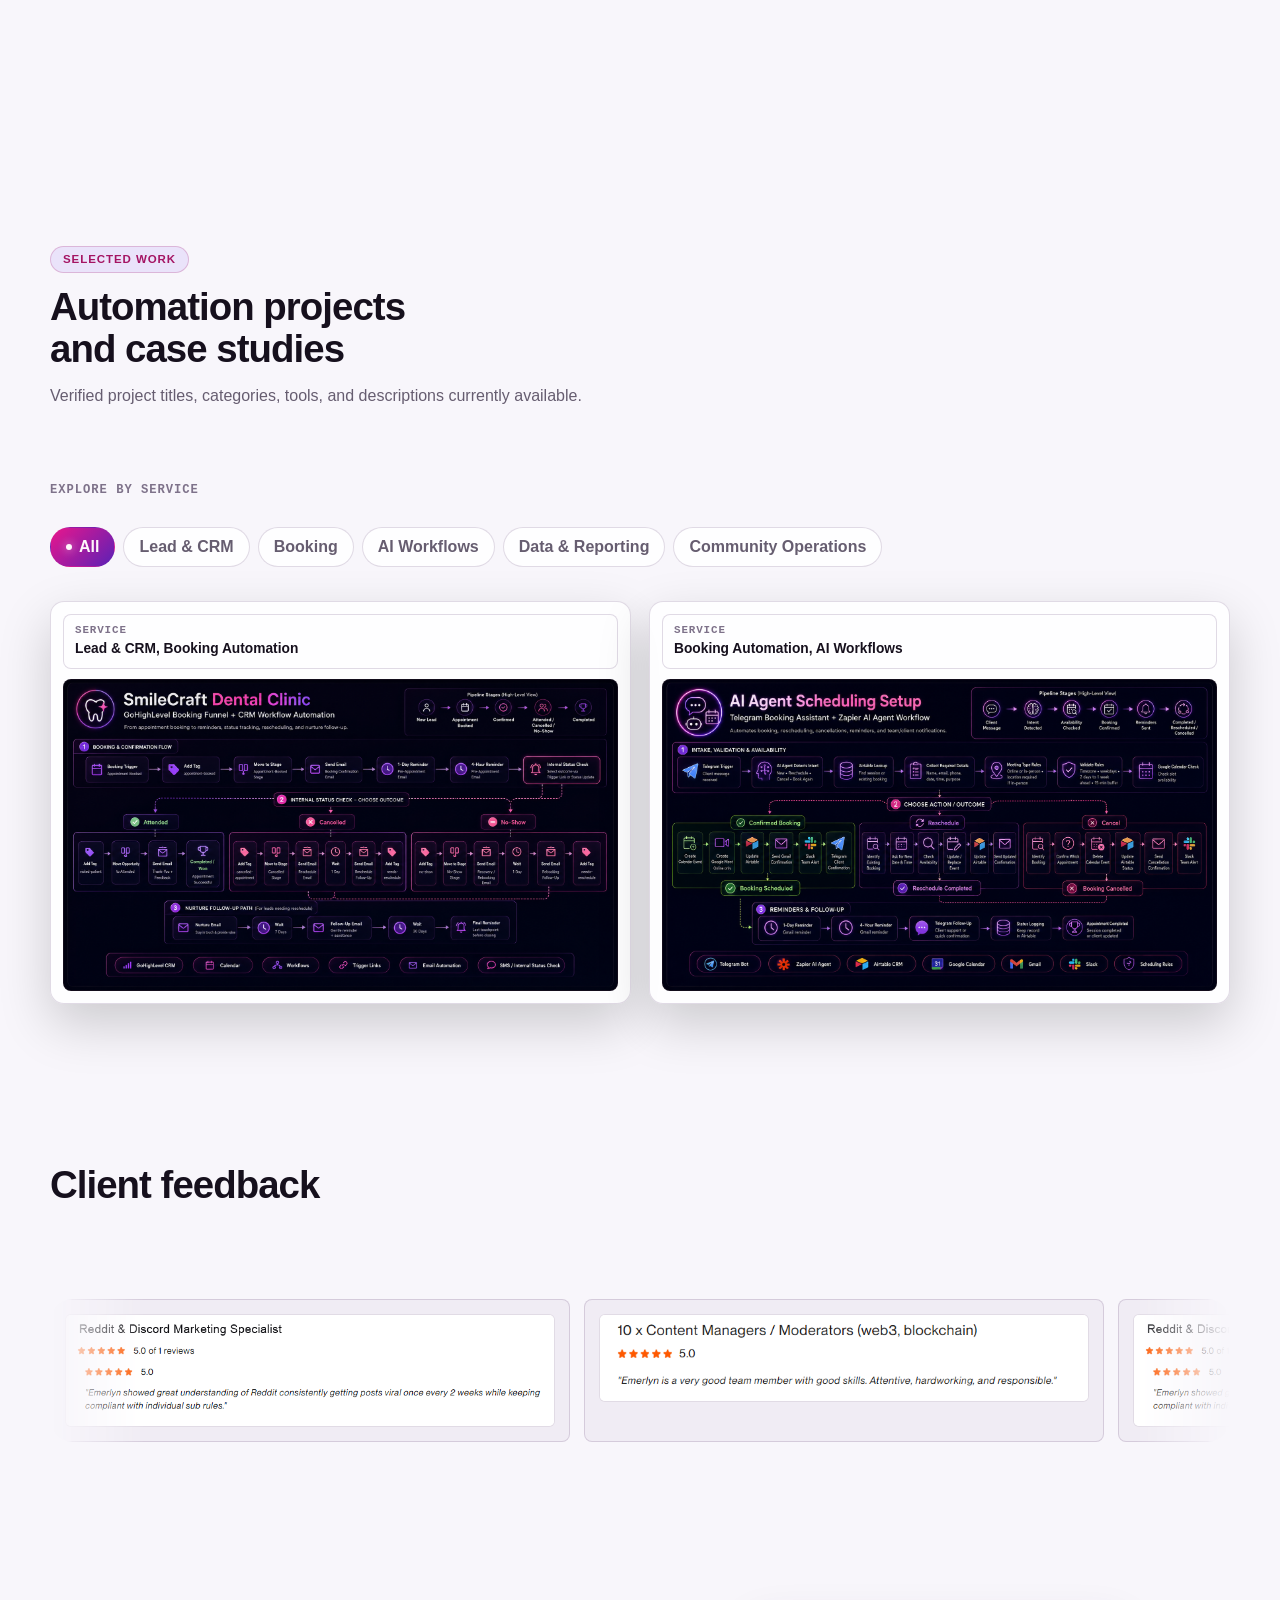
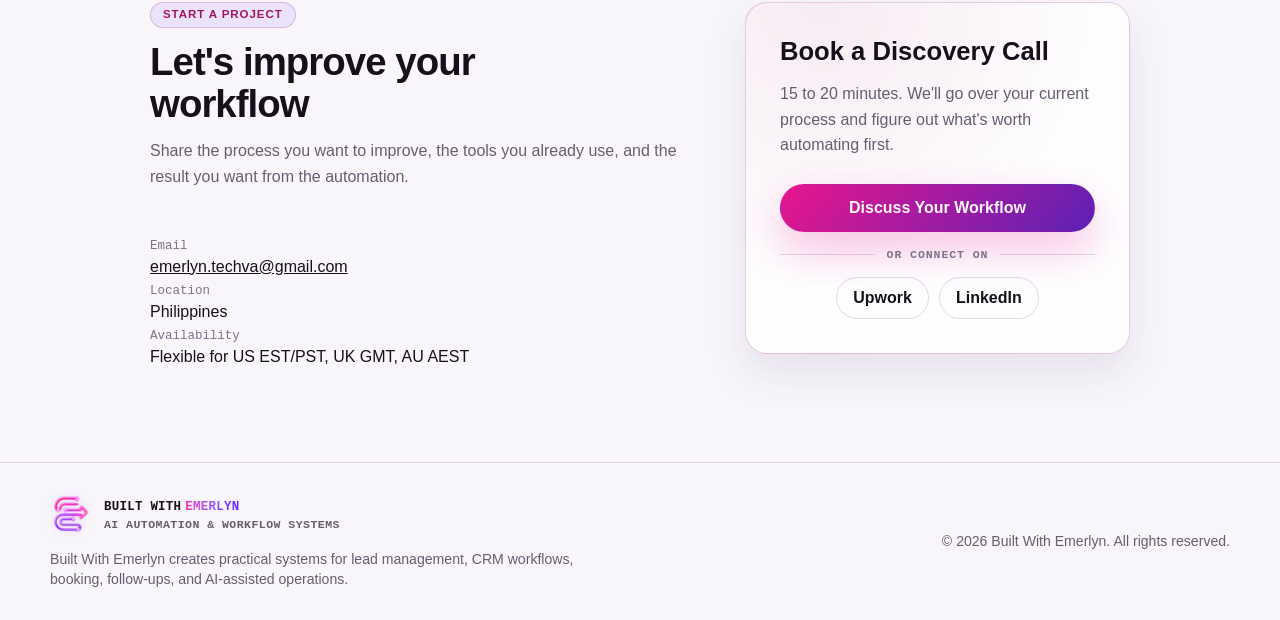
<file: portfolio/index.html>
<!DOCTYPE html>
<html lang="en">
<head>
  <meta charset="UTF-8">
  <meta name="viewport" content="width=device-width, initial-scale=1.0">
  <meta name="color-scheme" content="dark light">
  <title>Built With Emerlyn | AI Automation Specialist</title>
  <meta name="description" content="Portfolio of Emerlyn Bequio, an AI Automation Specialist building practical systems for lead management, CRM workflows, appointment booking, follow-ups, and AI-assisted operations.">
  <meta property="og:title" content="Built With Emerlyn | AI Automation Specialist">
  <meta property="og:description" content="Practical systems for lead management, CRM workflows, appointment booking, follow-ups, and AI-assisted operations.">
  <meta property="og:type" content="website">
  <meta property="og:image" content="assets/branding/apple-touch-icon.png">
  <link rel="icon" type="image/png" sizes="32x32" href="assets/branding/favicon-32.png">
  <link rel="apple-touch-icon" href="assets/branding/apple-touch-icon.png">
  <link rel="stylesheet" href="https://assets.calendly.com/assets/external/widget.css">
  <link rel="stylesheet" href="style.css">
  <script>
    (function () {
      var savedTheme = localStorage.getItem("built-with-emerlyn-theme");
      var prefersLight = window.matchMedia && window.matchMedia("(prefers-color-scheme: light)").matches;
      document.documentElement.dataset.theme = savedTheme || (prefersLight ? "light" : "dark");
    })();
  </script>
  <script type="application/ld+json">
    {
      "@context": "https://schema.org",
      "@type": "ProfessionalService",
      "name": "Built With Emerlyn",
      "url": "https://builtwithemerlyn.com",
      "founder": {
        "@type": "Person",
        "name": "Emerlyn Bequio",
        "jobTitle": "AI Automation Specialist"
      },
      "areaServed": "Remote",
      "address": {
        "@type": "PostalAddress",
        "addressCountry": "PH"
      },
      "serviceType": [
        "AI Automation",
        "CRM Automation",
        "Lead Management",
        "Appointment Booking",
        "Workflow Consultation"
      ]
    }
  </script>
</head>
<body>
  <div class="ambient-effects" aria-hidden="true">
    <svg class="circuit-layer" viewBox="0 0 1440 1000" preserveAspectRatio="xMidYMid slice" focusable="false">
      <defs>
        <filter id="circuitGlow" x="-20%" y="-20%" width="140%" height="140%">
          <feGaussianBlur stdDeviation="3.5" result="blur"></feGaussianBlur>
          <feMerge>
            <feMergeNode in="blur"></feMergeNode>
            <feMergeNode in="SourceGraphic"></feMergeNode>
          </feMerge>
        </filter>
        <linearGradient id="routeGradientA" x1="0%" y1="0%" x2="100%" y2="0%">
          <stop offset="0%" stop-color="var(--energy-magenta)"></stop>
          <stop offset="54%" stop-color="var(--energy-violet)"></stop>
          <stop offset="100%" stop-color="var(--energy-blue)"></stop>
        </linearGradient>
        <linearGradient id="routeGradientB" x1="100%" y1="0%" x2="0%" y2="100%">
          <stop offset="0%" stop-color="var(--energy-blue)"></stop>
          <stop offset="58%" stop-color="var(--energy-violet)"></stop>
          <stop offset="100%" stop-color="var(--energy-magenta)"></stop>
        </linearGradient>
      </defs>
      <g class="circuit-routes">
        <path class="circuit-path circuit-path-strong" d="M-80 180 C170 80 260 235 420 185 S680 40 860 146 S1120 318 1520 170"></path>
        <path class="circuit-path" d="M-60 440 C160 335 280 520 455 430 S730 230 940 338 S1160 555 1500 365"></path>
        <path class="circuit-path circuit-path-faint" d="M60 850 C250 690 385 790 530 675 S760 470 960 615 S1190 800 1455 610"></path>
        <path class="circuit-path" d="M125 80 C275 260 385 238 500 360 S655 610 850 530 S1135 330 1380 470"></path>
        <path class="circuit-path circuit-path-faint" d="M980 -40 C910 165 1020 250 920 390 S760 590 830 760 S1080 965 980 1080"></path>
        <path class="circuit-path" d="M1280 50 C1160 220 1270 330 1132 442 S870 520 760 690 S610 850 380 920"></path>
        <path class="circuit-path circuit-path-strong" d="M250 1010 C350 770 255 650 445 555 S720 500 780 342 S750 135 955 20"></path>
        <path class="circuit-path circuit-path-faint" d="M-120 700 C120 555 210 670 390 585 S610 370 790 430 S965 640 1210 540 S1370 455 1530 520"></path>
      </g>
      <g class="circuit-pulses">
        <path class="circuit-pulse pulse-one" d="M-80 180 C170 80 260 235 420 185 S680 40 860 146 S1120 318 1520 170"></path>
        <path class="circuit-pulse pulse-two" d="M-60 440 C160 335 280 520 455 430 S730 230 940 338 S1160 555 1500 365"></path>
        <path class="circuit-pulse pulse-three" d="M1280 50 C1160 220 1270 330 1132 442 S870 520 760 690 S610 850 380 920"></path>
        <path class="circuit-pulse pulse-four" d="M250 1010 C350 770 255 650 445 555 S720 500 780 342 S750 135 955 20"></path>
      </g>
      <g class="circuit-nodes" filter="url(#circuitGlow)">
        <circle cx="420" cy="185" r="3.5"></circle>
        <circle cx="860" cy="146" r="4"></circle>
        <circle cx="455" cy="430" r="3.5"></circle>
        <circle cx="940" cy="338" r="4.5"></circle>
        <circle cx="830" cy="760" r="3"></circle>
        <circle cx="1132" cy="442" r="4"></circle>
        <circle cx="780" cy="342" r="4"></circle>
        <circle cx="390" cy="585" r="3.5"></circle>
      </g>
    </svg>
  </div>

  <a class="skip-link" href="#main">Skip to content</a>

  <div class="site-splash" data-splash aria-hidden="true">
    <div class="splash-content">
      <div class="splash-brand-lockup" aria-hidden="true">
        <span class="brand-icon brand-icon--splash">
          <img src="assets/branding/built-with-emerlyn-icon-large.png" alt="">
        </span>
        <p class="brand-wordmark splash-brand">
          <span class="brand-wordmark-neutral">Built With</span>
          <span class="brand-wordmark-gradient">Emerlyn</span>
        </p>
      </div>
      <div class="splash-flow" aria-hidden="true">
        <span class="splash-flow-line"></span>
        <span class="splash-signal"></span>
        <span class="splash-node splash-node-hot">
          <span>Lead</span>
        </span>
        <span class="splash-node splash-node-active">
          <span>AI</span>
        </span>
        <span class="splash-node">
          <span>CRM</span>
        </span>
        <span class="splash-node">
          <span>Done</span>
        </span>
      </div>
      <button class="splash-skip" type="button" data-splash-skip>Skip intro</button>
    </div>
  </div>

  <header class="site-header" data-header>
    <nav class="nav-shell" aria-label="Primary navigation">
      <a class="brand" href="#home" aria-label="Built With Emerlyn home">
        <span class="brand-icon brand-icon--nav" aria-hidden="true">
          <img src="assets/branding/built-with-emerlyn-icon.png" alt="">
        </span>
        <span class="brand-wordmark">
          <span class="brand-wordmark-neutral">Built With</span>
          <span class="brand-wordmark-gradient">Emerlyn</span>
        </span>
      </a>

      <button class="nav-toggle" type="button" aria-expanded="false" aria-controls="primary-menu" aria-label="Open navigation menu" data-nav-toggle>
        <span></span>
        <span></span>
      </button>

      <div class="nav-menu" id="primary-menu" data-nav-menu>
        <a href="#home">Home</a>
        <a href="#about">About</a>
        <a href="#services">Services</a>
        <a href="#process">Process</a>
        <a href="#work">Case Studies</a>
        <a href="#feedback">Testimonials</a>
        <a href="#contact">Contact</a>
      </div>

      <div class="nav-actions">
        <button class="theme-toggle" type="button" aria-label="Switch to light theme" data-theme-toggle>
          <span class="theme-icon" aria-hidden="true"></span>
        </button>
        <a class="button button-small button-primary" href="#contact">Book a Call</a>
      </div>
    </nav>
  </header>

  <main id="main">
    <section class="hero section" id="home">
      <div class="hero-bg" aria-hidden="true"></div>
      <div class="container hero-grid">
        <div class="hero-copy reveal">
          <p class="eyebrow">AI AUTOMATION SPECIALIST</p>
          <h1>I build <span>automated systems</span> that reduce manual work and help businesses <span>operate efficiently</span></h1>
          <p class="hero-text">I design practical automation systems using n8n, Zapier, Make.com, GoHighLevel, Airtable, Google Sheets, and AI tools.</p>
          <div class="hero-actions" aria-label="Main actions">
            <a class="button button-primary" href="#work">View Case Studies</a>
            <a class="button button-secondary" href="#contact">Book a Discovery Call</a>
          </div>
        </div>

        <figure class="hero-portrait reveal" aria-label="Portrait of Emerlyn Bequio">
          <div class="portrait-orbit" aria-hidden="true"></div>
          <div class="portrait-ring">
            <img src="assets/profile/profile.jpg.png" alt="Portrait of Emerlyn Bequio" width="2000" height="2000">
          </div>
          <figcaption>
            <span>Built With Emerlyn</span>
            <strong>AI Automation &amp; Workflow Systems</strong>
          </figcaption>
        </figure>
      </div>
    </section>

    <section class="hero-tools" aria-label="Automation tools">
      <div class="container">
        <div class="tool-rail" id="toolRail" aria-live="polite"></div>
      </div>
    </section>

    <section class="section about" id="about">
      <div class="container about-grid">
        <figure class="about-workflow-card reveal" aria-label="How Emerlyn's community, marketing, and customer support experience informs her automation workflow design.">
          <div class="workflow-card-top">
            <span>How My Experience Shapes Automation</span>
            <span>Experience to workflow</span>
          </div>
          <div class="workflow-preview-map">
            <span class="workflow-node source-node web3">Web3 Community</span>
            <span class="workflow-node source-node reddit">Reddit Marketing</span>
            <span class="workflow-node source-node support">Customer Support</span>
            <span class="workflow-node insight">User &amp; Process Insight</span>
            <span class="workflow-node mapping">Workflow Mapping</span>
            <span class="workflow-node automation">Practical Automation Systems</span>
            <span class="workflow-path path-web3" aria-hidden="true"><span class="workflow-signal"></span></span>
            <span class="workflow-path path-reddit" aria-hidden="true"><span class="workflow-signal"></span></span>
            <span class="workflow-path path-support" aria-hidden="true"><span class="workflow-signal"></span></span>
            <span class="workflow-path path-insight" aria-hidden="true"><span class="workflow-signal"></span></span>
            <span class="workflow-path path-mapping" aria-hidden="true"><span class="workflow-signal"></span></span>
          </div>
          <figcaption>I turn frontline operations experience into workflows built around real users, platform rules, and business processes.</figcaption>
        </figure>
        <div class="about-copy reveal">
          <div class="section-header">
            <span class="section-pill">About Me</span>
            <h2 class="section-title">Automation built for real operations</h2>
          </div>
          <p>I'm an AI Automation Specialist who builds practical systems using n8n, Make.com, Zapier, GoHighLevel, Airtable, Google Sheets, and AI tools. I help businesses automate lead capture, CRM updates, booking, follow-ups, and internal operations.</p>
          <p>My background in Web3 community management, customer support, and Reddit marketing helps me understand user behavior, platform rules, issue escalation, and fast-moving workflows. I use that experience to build automation that works for both the business and the people using it.</p>
          <p>I build around the process first, then connect the tools.</p>
          <div class="info-strip" aria-label="Profile facts">
            <span>Philippines</span>
            <span>Remote</span>
            <span>AI and Business Automation</span>
            <span>Open to freelance opportunities</span>
          </div>
          <a class="button button-secondary" href="assets/resume/Emerlyn-Bequio-Resume.pdf" download>Download Resume</a>
        </div>
      </div>
    </section>

    <section class="section services-section" id="services">
      <div class="container section-stack">
        <div class="section-header services-header reveal">
          <span class="section-pill">What I Build</span>
          <h2 class="section-title" id="services-title">Automation Services</h2>
          <p class="section-description">Practical systems that connect your tools, reduce repetitive work, and keep leads, appointments, data, and communication organized.</p>
        </div>

        <div class="services-carousel reveal" data-service-carousel role="region" aria-roledescription="carousel" aria-labelledby="services-title" tabindex="0">
          <div class="services-stage" data-service-stage aria-live="polite">
          <article class="service-card is-prev" data-service-slide data-offset="-1" role="group" aria-roledescription="slide" aria-label="Service 1 of 6" aria-selected="false" tabindex="0">
            <div class="service-card-summary">
              <span class="service-icon" aria-hidden="true">
                <svg viewBox="0 0 24 24" focusable="false">
                  <path d="M7 7h4v4H7zM13 13h4v4h-4zM5 9H3v8h8v-2H5zM13 9h6v2h-6zM11 13h-1v-2h1z" />
                </svg>
              </span>
              <h3>Workflow Automation</h3>
            </div>
            <div class="service-card-details">
              <p class="service-description">I build end-to-end workflows that connect your tools, automate repetitive tasks, and keep business processes moving without constant manual work.</p>
              <ul class="service-benefits">
                <li>Connect tools and handoffs</li>
                <li>Automate repetitive steps</li>
                <li>Keep process records clean</li>
              </ul>
              <p class="service-tools">Tools: n8n, Make.com, Zapier</p>
            </div>
          </article>

          <article class="service-card is-featured is-active" data-service-slide data-offset="0" role="group" aria-roledescription="slide" aria-label="Service 2 of 6" aria-selected="true" tabindex="0">
            <div class="service-card-summary">
              <span class="service-icon" aria-hidden="true">
                <svg viewBox="0 0 24 24" focusable="false">
                  <path d="M10 11a4 4 0 1 1 0-8 4 4 0 0 1 0 8Zm0 2c-4.4 0-7 2.1-7 5.6V21h14v-2.4c0-3.5-2.6-5.6-7-5.6Zm8-9h3v3h-3zM18 10h3v3h-3zM18 16h3v3h-3z" />
                </svg>
              </span>
              <h3>Lead Capture &amp; CRM Systems</h3>
            </div>
            <div class="service-card-details">
              <span class="service-badge">Popular System</span>
              <p class="service-description">Capture inquiries, create CRM records, qualify leads, update pipelines, send automatic replies, and notify the right team.</p>
              <ul class="service-benefits">
                <li>Capture and organize inquiries</li>
                <li>Update CRM records automatically</li>
                <li>Notify the right person quickly</li>
                <li>Support follow-up sequences</li>
              </ul>
              <p class="service-tools">Tools: GoHighLevel, Airtable, Google Sheets, n8n</p>
            </div>
          </article>

          <article class="service-card is-next" data-service-slide data-offset="1" role="group" aria-roledescription="slide" aria-label="Service 3 of 6" aria-selected="false" tabindex="0">
            <div class="service-card-summary">
              <span class="service-icon" aria-hidden="true">
                <svg viewBox="0 0 24 24" focusable="false">
                  <path d="M7 2h2v3h6V2h2v3h3v16H4V5h3V2Zm11 8H6v9h12v-9Zm-9 2h3v3H9v-3Zm5.5.2 1.4 1.4-4 4-2.4-2.4 1.4-1.4 1 1 2.6-2.6Z" />
                </svg>
              </span>
              <h3>Appointment Booking Automation</h3>
            </div>
            <div class="service-card-details">
              <p class="service-description">Collect client details, check availability, create appointments, send confirmations, manage reminders, and update booking status.</p>
              <ul class="service-benefits">
                <li>Collect complete booking details</li>
                <li>Send confirmations and reminders</li>
                <li>Update appointment status</li>
              </ul>
              <p class="service-tools">Tools: Google Calendar, Calendly, GoHighLevel, Zapier</p>
            </div>
          </article>

          <article class="service-card is-far-next" data-service-slide data-offset="2" role="group" aria-roledescription="slide" aria-label="Service 4 of 6" aria-selected="false" tabindex="0">
            <div class="service-card-summary">
              <span class="service-icon" aria-hidden="true">
                <svg viewBox="0 0 24 24" focusable="false">
                  <path d="M4 5h12v9H8l-4 4V5Zm14 3h2v10H9v-2h9V8Zm-9 1h5v2H9V9Zm0 3h3v2H9v-2Z" />
                </svg>
              </span>
              <h3>AI Email &amp; Message Routing</h3>
            </div>
            <div class="service-card-details">
              <p class="service-description">Use AI to classify incoming messages, detect priority, route requests, prepare replies, and alert the appropriate team.</p>
              <ul class="service-benefits">
                <li>Classify incoming messages</li>
                <li>Route requests by purpose</li>
                <li>Alert teams when review is needed</li>
              </ul>
              <p class="service-tools">Tools: n8n, Make.com, ChatGPT, Gemini, Gmail</p>
            </div>
          </article>

          <article class="service-card" data-service-slide data-offset="3" role="group" aria-roledescription="slide" aria-label="Service 5 of 6" aria-selected="false" tabindex="-1">
            <div class="service-card-summary">
              <span class="service-icon" aria-hidden="true">
                <svg viewBox="0 0 24 24" focusable="false">
                  <path d="M4 19h16v2H4V3h2v16Zm4-7h3v5H8v-5Zm5-6h3v11h-3V6Zm5 3h3v8h-3V9Z" />
                </svg>
              </span>
              <h3>Data Tracking &amp; Reporting</h3>
            </div>
            <div class="service-card-details">
              <p class="service-description">Automatically collect, organize, update, and report information across spreadsheets, databases, CRMs, and internal tools.</p>
              <ul class="service-benefits">
                <li>Collect data from connected tools</li>
                <li>Update sheets and databases</li>
                <li>Keep reports easier to review</li>
              </ul>
              <p class="service-tools">Tools: Google Sheets, Airtable, Notion, Slack</p>
            </div>
          </article>

          <article class="service-card is-far-prev" data-service-slide data-offset="-2" role="group" aria-roledescription="slide" aria-label="Service 6 of 6" aria-selected="false" tabindex="0">
            <div class="service-card-summary">
              <span class="service-icon" aria-hidden="true">
                <svg viewBox="0 0 24 24" focusable="false">
                  <path d="M4 10v5h3l6 4V6L7 10H4Zm12-1.5v8.9c2-.8 3.4-2.5 3.4-4.4S18 9.3 16 8.5ZM7 17H5v4h2v-4Z" />
                </svg>
              </span>
              <h3>Community &amp; Marketing Automation</h3>
            </div>
            <div class="service-card-details">
              <p class="service-description">Organize community activity, campaign tracking, announcements, moderation alerts, content logs, and engagement reporting.</p>
              <ul class="service-benefits">
                <li>Track activity and campaigns</li>
                <li>Route moderation alerts</li>
                <li>Organize engagement logs</li>
              </ul>
              <p class="service-note">My Web3 community management and Reddit marketing background helps me build workflows around audience behavior, platform rules, moderation, and issue escalation.</p>
              <p class="service-tools">Tools: Reddit, Discord, Telegram, Slack, webhooks</p>
            </div>
          </article>
          </div>

          <div class="services-carousel-controls" aria-label="Automation services controls">
            <button class="service-control" type="button" data-service-prev aria-label="Previous service">Previous</button>
            <div class="service-dots" data-service-dots aria-label="Choose service"></div>
            <span class="service-count" data-service-count>Service 2 of 6</span>
            <button class="service-control" type="button" data-service-next aria-label="Next service">Next</button>
          </div>
        </div>

        <div class="services-cta reveal">
          <h3>Have a repetitive process in your business?</h3>
          <p>Show me how you currently handle it, and I'll help identify what can be automated.</p>
          <a class="button button-primary" href="#contact">Discuss Your Workflow</a>
        </div>
      </div>
    </section>

    <section class="section process-section" id="process">
      <div class="container section-stack">
        <div class="section-header reveal">
          <h2 class="section-title">How I build your workflow</h2>
          <p class="section-description">From process mapping and system design to testing and handover.</p>
        </div>
        <ol class="process-list reveal">
          <li>
            <span class="process-icon" aria-hidden="true">
              <svg viewBox="0 0 24 24" focusable="false">
                <circle cx="11" cy="11" r="6"></circle>
                <path d="m16 16 4 4"></path>
              </svg>
            </span>
            <strong>Discover</strong>
            <span>Understand the business process, manual tasks, tools, and goals.</span>
          </li>
          <li>
            <span class="process-icon" aria-hidden="true">
              <svg viewBox="0 0 24 24" focusable="false">
                <path d="M5 6h4l3 12h4l3-12"></path>
                <circle cx="5" cy="6" r="2"></circle>
                <circle cx="12" cy="18" r="2"></circle>
                <circle cx="19" cy="6" r="2"></circle>
              </svg>
            </span>
            <strong>Map</strong>
            <span>Create a clear workflow showing triggers, actions, conditions, and outcomes.</span>
          </li>
          <li>
            <span class="process-icon" aria-hidden="true">
              <svg viewBox="0 0 24 24" focusable="false">
                <path d="M12 3 4 7l8 4 8-4-8-4Z"></path>
                <path d="m4 12 8 4 8-4"></path>
                <path d="m4 17 8 4 8-4"></path>
              </svg>
            </span>
            <strong>Design</strong>
            <span>Choose the correct automation platform, CRM, database, and integrations.</span>
          </li>
          <li>
            <span class="process-icon" aria-hidden="true">
              <svg viewBox="0 0 24 24" focusable="false">
                <path d="M8 7V3"></path>
                <path d="M16 7V3"></path>
                <path d="M7 11h10"></path>
                <path d="M9 21h6"></path>
                <path d="M12 17v4"></path>
                <path d="M6 7h12v5a6 6 0 0 1-12 0V7Z"></path>
              </svg>
            </span>
            <strong>Build</strong>
            <span>Connect applications, configure actions, and create the automation logic.</span>
          </li>
          <li>
            <span class="process-icon" aria-hidden="true">
              <svg viewBox="0 0 24 24" focusable="false">
                <path d="M20 6 9 17l-5-5"></path>
                <path d="M4 19h16"></path>
              </svg>
            </span>
            <strong>Test</strong>
            <span>Validate scenarios, prevent duplicates, and handle failed runs.</span>
          </li>
          <li>
            <span class="process-icon" aria-hidden="true">
              <svg viewBox="0 0 24 24" focusable="false">
                <path d="M7 3h7l4 4v14H7V3Z"></path>
                <path d="M14 3v5h5"></path>
                <path d="M9 14h6"></path>
                <path d="M9 18h4"></path>
              </svg>
            </span>
            <strong>Hand over</strong>
            <span>Provide workflow documentation, usage instructions, and recommendations.</span>
          </li>
        </ol>
      </div>
    </section>

    <section class="section work-section" id="work">
      <div class="container section-stack">
        <div class="section-header reveal">
          <span class="section-pill">Selected Work</span>
          <h2 class="section-title">Automation projects and case studies</h2>
          <p class="section-description">Verified project titles, categories, tools, and descriptions currently available.</p>
        </div>
        <p class="filter-label reveal">Explore by service</p>
        <div class="filters reveal" role="group" aria-label="Filter case studies by service">
          <button class="filter-button is-active" type="button" data-filter="all" aria-pressed="true">All</button>
          <button class="filter-button" type="button" data-filter="lead-crm" aria-pressed="false">Lead &amp; CRM</button>
          <button class="filter-button" type="button" data-filter="booking" aria-pressed="false">Booking</button>
          <button class="filter-button" type="button" data-filter="ai-workflows" aria-pressed="false">AI Workflows</button>
          <button class="filter-button" type="button" data-filter="data-reporting" aria-pressed="false">Data &amp; Reporting</button>
          <button class="filter-button" type="button" data-filter="community-operations" aria-pressed="false">Community Operations</button>
        </div>
        <div class="project-grid" id="projectGrid" aria-live="polite"></div>
      </div>
    </section>

    <section class="section feedback-section" id="feedback">
      <div class="container feedback-grid reveal">
        <div class="section-header">
          <h2 class="section-title">Client feedback</h2>
        </div>
        <div id="testimonialList" class="testimonial-list">
          <!-- Upwork proof images are authentic user-provided screenshots. Dates and durations were removed from the displayed image copies. -->
        </div>
      </div>
    </section>

    <section class="section contact-section" id="contact">
      <div class="container contact-grid">
        <div class="contact-copy reveal">
          <div class="section-header">
            <span class="section-pill">Start a Project</span>
            <h2 class="section-title">Let's improve your workflow</h2>
            <p class="section-description">Share the process you want to improve, the tools you already use, and the result you want from the automation.</p>
          </div>
          <dl class="contact-list">
            <div>
              <dt>Email</dt>
              <dd><a href="mailto:emerlyn.techva@gmail.com">emerlyn.techva@gmail.com</a></dd>
            </div>
            <div>
              <dt>Location</dt>
              <dd>Philippines</dd>
            </div>
            <div>
              <dt>Availability</dt>
              <dd>Flexible for US EST/PST, UK GMT, AU AEST</dd>
            </div>
          </dl>
        </div>

        <aside class="contact-card reveal" aria-labelledby="booking-title">
          <h3 id="booking-title">Book a Discovery Call</h3>
          <p>15 to 20 minutes. We'll go over your current process and figure out what's worth automating first.</p>
          <a class="button button-primary contact-cta" href="https://calendly.com/emerlyn-techva/30min" target="_blank" rel="noreferrer" data-calendly-popup>Discuss Your Workflow</a>
          <div class="contact-divider">or connect on</div>
          <div class="contact-socials" aria-label="Professional profiles">
            <a class="social-button" href="https://www.upwork.com/freelancers/~019e681c2d37f22506?mp_source=share" target="_blank" rel="noopener noreferrer">Upwork</a>
            <a class="social-button" href="https://linkedin.com/in/emerlynbequio" target="_blank" rel="noopener noreferrer">LinkedIn</a>
          </div>
        </aside>
        </div>
    </section>
  </main>

  <div class="project-modal" id="projectModal" aria-hidden="true">
    <div class="modal-backdrop" data-close-modal></div>
    <article class="modal-card" role="dialog" aria-modal="true" aria-labelledby="modalTitle" tabindex="-1">
      <button class="modal-close" type="button" aria-label="Close case study" data-close-modal>Close</button>
      <div id="modalContent"></div>
    </article>
  </div>

  <footer class="site-footer">
    <div class="container footer-grid">
      <div>
        <a class="brand footer-brand" href="#home" aria-label="Built With Emerlyn home">
          <span class="footer-brand-lockup">
            <span class="brand-icon brand-icon--footer" aria-hidden="true">
              <img src="assets/branding/built-with-emerlyn-icon.png" alt="">
            </span>
            <span>
              <span class="brand-wordmark">
                <span class="brand-wordmark-neutral">Built With</span>
                <span class="brand-wordmark-gradient">Emerlyn</span>
              </span>
              <span class="brand-descriptor">AI Automation &amp; Workflow Systems</span>
            </span>
          </span>
        </a>
        <p>Built With Emerlyn creates practical systems for lead management, CRM workflows, booking, follow-ups, and AI-assisted operations.</p>
      </div>
      <div class="footer-legal">
        <p>&copy; <span id="year"></span> Built With Emerlyn. All rights reserved.</p>
      </div>
    </div>
  </footer>

  <script src="https://assets.calendly.com/assets/external/widget.js" async></script>
  <script src="script.js"></script>
</body>
</html>
</file>
<file: Built-with-emerlyn/style.css>
:root {
  color-scheme: dark;
  --background: #050308;
  --surface: #0d0713;
  --surface-secondary: #160a20;
  --surface-raised: rgba(35, 18, 48, 0.74);
  --text-primary: #f6f1fa;
  --text-secondary: #b9b2c5;
  --text-muted: #8f849d;
  --pink: #ff2f92;
  --magenta: #e9168c;
  --purple: #8b5cf6;
  --deep-purple: #5b21b6;
  --border: rgba(255, 255, 255, 0.12);
  --border-accent: rgba(255, 47, 146, 0.24);
  --accent-soft: rgba(139, 92, 246, 0.14);
  --accent: #ff72b5;
  --shadow: rgba(5, 3, 8, 0.58);
  --focus: #ff8ac4;
  --radius-sm: 8px;
  --radius-md: 14px;
  --radius-lg: 22px;
  --max-width: 1180px;
  --header-height: 76px;
  --display-font: "Trebuchet MS", "Segoe UI", Arial, sans-serif;
  --body-font: "Segoe UI", Arial, sans-serif;
  --mono-font: Consolas, "SFMono-Regular", "Courier New", monospace;
  --modal-backdrop: rgba(5, 3, 8, 0.74);
  --modal-surface: #0a0a0f;
  --modal-surface-elevated: #140d1d;
  --modal-border: rgba(138, 92, 255, 0.28);
  --modal-text: #fafafe;
  --modal-text-muted: rgba(250, 250, 254, 0.72);
  --modal-accent: #ff72b5;
  --modal-tab-bg: rgba(255, 45, 187, 0.1);
  --modal-tab-text: #ff72b5;
  --modal-card-bg: rgba(255, 255, 255, 0.035);
  --modal-scrollbar-track: rgba(255, 255, 255, 0.06);
  --modal-scrollbar-thumb: rgba(255, 114, 181, 0.48);
  --energy-magenta: #ff2dbb;
  --energy-violet: #8a5cff;
  --energy-purple: #6a1bff;
  --energy-blue: #4f8cff;
  --ambient-route-opacity: 0.07;
  --ambient-route-faint: 0.035;
  --ambient-route-strong: 0.1;
  --ambient-pulse-opacity: 0.34;
  --depth-shadow: 0 34px 90px rgba(5, 3, 8, 0.42);
  --depth-shadow-strong: 0 46px 120px rgba(5, 3, 8, 0.56);
  --depth-edge: rgba(255, 255, 255, 0.18);
  --depth-glow: rgba(255, 47, 146, 0.2);
}

[data-theme="light"] {
  color-scheme: light;
  --background: #f8f6fb;
  --surface: #ffffff;
  --surface-secondary: #f0eaf8;
  --surface-raised: rgba(255, 255, 255, 0.82);
  --text-primary: #16101d;
  --text-secondary: #665d70;
  --text-muted: #7e728a;
  --border: rgba(69, 32, 92, 0.16);
  --border-accent: rgba(164, 20, 99, 0.22);
  --accent-soft: rgba(139, 92, 246, 0.12);
  --accent: #a41463;
  --shadow: rgba(69, 32, 92, 0.14);
  --focus: #a41463;
  --modal-backdrop: rgba(31, 18, 43, 0.34);
  --modal-surface: #fbf7ff;
  --modal-surface-elevated: #ffffff;
  --modal-border: rgba(91, 33, 182, 0.2);
  --modal-text: #16101d;
  --modal-text-muted: #62576c;
  --modal-accent: #a41463;
  --modal-tab-bg: rgba(164, 20, 99, 0.1);
  --modal-tab-text: #861052;
  --modal-card-bg: rgba(255, 255, 255, 0.78);
  --modal-scrollbar-track: rgba(91, 33, 182, 0.08);
  --modal-scrollbar-thumb: rgba(164, 20, 99, 0.36);
  --energy-magenta: #a41463;
  --energy-violet: #5b21b6;
  --energy-purple: #6a1bff;
  --energy-blue: #3265c9;
  --ambient-route-opacity: 0.045;
  --ambient-route-faint: 0.025;
  --ambient-route-strong: 0.065;
  --ambient-pulse-opacity: 0.2;
  --depth-shadow: 0 28px 70px rgba(69, 32, 92, 0.14);
  --depth-shadow-strong: 0 38px 92px rgba(69, 32, 92, 0.2);
  --depth-edge: rgba(255, 255, 255, 0.74);
  --depth-glow: rgba(164, 20, 99, 0.12);
}

* {
  box-sizing: border-box;
}

html {
  scroll-behavior: smooth;
}

body {
  position: relative;
  margin: 0;
  font-family: var(--body-font);
  background:
    radial-gradient(circle at 10% 0%, rgba(255, 47, 146, 0.14), transparent 30rem),
    radial-gradient(circle at 90% 12%, rgba(139, 92, 246, 0.16), transparent 34rem),
    var(--background);
  color: var(--text-primary);
  transition: background-color 220ms ease, color 220ms ease;
}

body::before {
  content: "";
  position: fixed;
  inset: 0;
  z-index: 0;
  pointer-events: none;
  background:
    linear-gradient(115deg, transparent 0 38%, rgba(255, 255, 255, 0.035) 40%, transparent 43%),
    linear-gradient(245deg, transparent 0 48%, rgba(139, 92, 246, 0.035) 50%, transparent 53%);
  opacity: 0.52;
  mix-blend-mode: screen;
}

[data-theme="light"] body::before {
  opacity: 0.24;
  mix-blend-mode: multiply;
}

.ambient-effects {
  position: fixed;
  inset: 0;
  z-index: 0;
  pointer-events: none;
  overflow: hidden;
  contain: layout paint;
}

.circuit-layer {
  position: absolute;
  inset: 0;
  width: 100%;
  height: 100%;
}

.circuit-layer {
  opacity: 0.64;
}

.circuit-path,
.circuit-pulse {
  fill: none;
  stroke-linecap: round;
  stroke-linejoin: round;
}

.circuit-path {
  stroke: url("#routeGradientA");
  stroke-width: 1.15;
  opacity: var(--ambient-route-opacity);
  filter: drop-shadow(0 0 5px rgba(255, 45, 187, 0.08));
}

.circuit-path:nth-child(even) {
  stroke: url("#routeGradientB");
}

.circuit-path-faint {
  opacity: var(--ambient-route-faint);
}

.circuit-path-strong {
  opacity: var(--ambient-route-strong);
}

.circuit-pulse {
  stroke: url("#routeGradientA");
  stroke-width: 1.7;
  opacity: var(--ambient-pulse-opacity);
  stroke-dasharray: 42 980;
  filter: url("#circuitGlow");
  animation: circuitPulseTravel 9s cubic-bezier(0.45, 0, 0.35, 1) infinite;
}

.pulse-two {
  stroke: url("#routeGradientB");
  animation-duration: 11s;
  animation-delay: -3.5s;
}

.pulse-three {
  animation-duration: 12s;
  animation-delay: -7s;
}

.pulse-four {
  stroke: url("#routeGradientB");
  animation-duration: 10s;
  animation-delay: -5.5s;
}

.circuit-nodes circle {
  fill: var(--energy-magenta);
  opacity: 0.7;
}

.circuit-nodes circle:nth-child(even) {
  fill: var(--energy-blue);
  opacity: 0.56;
}

[data-theme="light"] .circuit-layer {
  opacity: 0.66;
}

[data-theme="light"] .circuit-path {
  filter: none;
}

@media (hover: none), (pointer: coarse) {
  .circuit-layer {
    opacity: 0.36;
  }

  .circuit-path:nth-child(n + 6),
  .circuit-pulse:nth-child(n + 3),
  .circuit-nodes circle:nth-child(n + 6) {
    display: none;
  }

  .portrait-ring,
  .about-workflow-card,
  .project-card,
  .contact-card,
  .tool-rail,
  .testimonial-card {
    transform: none;
  }
}

.site-header,
main,
.site-footer {
  position: relative;
  z-index: 1;
}

.project-modal {
  z-index: 80;
}

.site-splash {
  z-index: 120;
}

body.nav-open,
body.modal-open,
body.splash-lock {
  overflow: hidden;
}

img {
  display: block;
  max-width: 100%;
}

a {
  color: inherit;
}

button,
input,
select,
textarea {
  font: inherit;
}

button {
  cursor: pointer;
}

::selection {
  background: rgba(255, 47, 146, 0.32);
}

:focus-visible {
  outline: 3px solid var(--focus);
  outline-offset: 4px;
}

.skip-link {
  position: fixed;
  top: 12px;
  left: 12px;
  z-index: 100;
  padding: 10px 14px;
  border-radius: var(--radius-sm);
  background: var(--text-primary);
  color: var(--background);
  transform: translateY(-160%);
}

.skip-link:focus {
  transform: translateY(0);
}

.site-splash {
  position: fixed;
  inset: 0;
  z-index: 120;
  display: grid;
  place-items: center;
  padding: 24px;
  background:
    radial-gradient(circle at 72% 28%, rgba(255, 47, 146, 0.14), transparent 20rem),
    radial-gradient(circle at 50% 56%, rgba(139, 92, 246, 0.12), transparent 24rem),
    radial-gradient(circle, rgba(255, 255, 255, 0.08) 1px, transparent 1px) 0 0 / 34px 34px,
    #050308;
  color: #f6f1fa;
  opacity: 0;
  visibility: hidden;
  pointer-events: none;
  transition: opacity 260ms ease, visibility 260ms ease;
}

.splash-ready .site-splash.is-active {
  opacity: 1;
  visibility: visible;
  pointer-events: auto;
}

.site-splash.is-dismissing {
  opacity: 0;
  visibility: hidden;
  pointer-events: none;
}

.splash-content {
  width: min(100%, 560px);
  display: grid;
  justify-items: center;
  gap: clamp(34px, 6vw, 62px);
  text-align: center;
}

.splash-brand-lockup {
  display: inline-flex;
  align-items: center;
  gap: 14px;
  opacity: 0;
  transform: translateY(12px);
  animation: splashText 1.25s ease forwards;
  animation-delay: 180ms;
}

.splash-brand {
  margin: 0;
}

.splash-brand {
  justify-content: center;
  font-size: clamp(2rem, 6vw, 3.2rem);
}

.splash-flow {
  position: relative;
  display: grid;
  grid-template-columns: repeat(4, 56px);
  align-items: center;
  justify-content: center;
  gap: clamp(18px, 5vw, 42px);
  width: min(100%, 430px);
  min-height: 74px;
  opacity: 0;
  transform: translateY(12px);
  animation: splashText 1.2s ease forwards;
  animation-delay: 520ms;
}

.splash-flow-line {
  position: absolute;
  left: 28px;
  right: 28px;
  top: 50%;
  height: 2px;
  border-radius: 999px;
  background:
    linear-gradient(90deg, rgba(255, 106, 0, 0.36), rgba(255, 45, 187, 0.46), rgba(138, 92, 255, 0.38)),
    rgba(255, 255, 255, 0.08);
  transform: translateY(-50%);
}

.splash-signal {
  position: absolute;
  top: 50%;
  left: 28px;
  z-index: 2;
  width: 10px;
  height: 10px;
  border-radius: 50%;
  background: #ff7a1a;
  box-shadow:
    0 0 0 5px rgba(255, 122, 26, 0.13),
    0 0 22px rgba(255, 122, 26, 0.88);
  transform: translate3d(0, -50%, 0);
  animation: splashSignal 1.7s cubic-bezier(0.16, 1, 0.3, 1) infinite;
}

.splash-node {
  position: relative;
  z-index: 3;
  display: grid;
  place-items: center;
  width: 56px;
  height: 56px;
  border: 2px solid rgba(138, 92, 255, 0.34);
  border-radius: 14px;
  background: rgba(22, 30, 46, 0.92);
  color: #d9d7ff;
  font-family: var(--mono-font);
  font-size: 0.68rem;
  font-weight: 900;
  box-shadow:
    inset 0 1px 0 rgba(255, 255, 255, 0.1),
    0 14px 36px rgba(0, 0, 0, 0.3);
  animation: splashNode 1.4s ease both;
}

.splash-node:nth-of-type(3) {
  animation-delay: 620ms;
}

.splash-node:nth-of-type(4) {
  animation-delay: 760ms;
}

.splash-node:nth-of-type(5) {
  animation-delay: 900ms;
}

.splash-node:nth-of-type(6) {
  animation-delay: 1040ms;
}

.splash-node-hot {
  border-color: rgba(255, 106, 0, 0.74);
  background: rgba(58, 27, 10, 0.92);
  color: #ff9b4d;
}

.splash-node-active {
  border-color: rgba(255, 114, 181, 0.78);
  background: linear-gradient(135deg, #e9168c, #8b5cf6);
  color: #fff7fb;
  box-shadow:
    0 0 0 1px rgba(255, 255, 255, 0.18),
    0 18px 44px rgba(233, 22, 140, 0.34);
}

.splash-skip {
  margin-top: 8px;
  min-height: 38px;
  padding: 0 14px;
  border: 1px solid rgba(255, 255, 255, 0.16);
  border-radius: 999px;
  color: #f6f1fa;
  background: rgba(255, 255, 255, 0.06);
  font-size: 0.82rem;
  font-weight: 700;
  transition: border-color 160ms ease, background 160ms ease;
}

.splash-skip:hover,
.splash-skip:focus-visible {
  border-color: rgba(255, 114, 181, 0.5);
  background: rgba(255, 47, 146, 0.14);
}

.container {
  width: min(100% - 32px, var(--max-width));
  margin-inline: auto;
}

.section {
  position: relative;
  isolation: isolate;
  padding: 0;
  overflow: hidden;
  perspective: 1400px;
  transform-style: preserve-3d;
}

main > .section:not(.hero) {
  padding-block: clamp(3.25rem, 7vw, 5rem);
}

.section-stack {
  display: grid;
  gap: 34px;
}

.section-header {
  display: grid;
  justify-items: start;
  gap: 0.85rem;
  max-width: 46rem;
  margin-bottom: clamp(2rem, 4vw, 3rem);
}

.section-pill {
  display: inline-flex;
  align-items: center;
  width: fit-content;
  padding: 0.4rem 0.75rem;
  border: 1px solid var(--border-accent);
  border-radius: 999px;
  background: var(--accent-soft);
  color: var(--accent);
  font-size: 0.72rem;
  font-weight: 700;
  letter-spacing: 0.08em;
  line-height: 1;
  text-transform: uppercase;
}

.section-title {
  margin: 0;
  font-family: var(--display-font);
  font-size: clamp(1.75rem, 3vw, 2.75rem);
  line-height: 1.08;
  letter-spacing: -0.025em;
}

.section-title {
  max-width: 18ch;
}

.section-description,
.about-copy p,
.feedback-grid p,
.contact-copy p {
  margin: 0;
  color: var(--text-secondary);
  line-height: 1.65;
  max-width: 60ch;
}

.site-header {
  position: sticky;
  top: 0;
  z-index: 50;
  border-bottom: 1px solid transparent;
  transition: background 180ms ease, border-color 180ms ease;
}

.site-header.is-scrolled {
  border-color: var(--border);
  background: rgba(5, 3, 8, 0.72);
  backdrop-filter: blur(18px);
}

[data-theme="light"] .site-header.is-scrolled {
  background: rgba(248, 246, 251, 0.82);
}

.nav-shell {
  width: min(100% - 28px, 1260px);
  min-height: var(--header-height);
  margin-inline: auto;
  display: grid;
  grid-template-columns: auto 1fr auto;
  gap: 18px;
  align-items: center;
}

.brand {
  display: inline-flex;
  align-items: center;
  gap: 9px;
  text-decoration: none;
  white-space: nowrap;
}

.brand-icon {
  display: inline-flex;
  flex: 0 0 auto;
  align-items: center;
  justify-content: center;
}

.brand-icon img {
  width: 100%;
  height: 100%;
  object-fit: contain;
  pointer-events: none;
}

.brand-icon--nav {
  width: 32px;
  height: 32px;
}

.brand-icon--footer {
  width: 42px;
  height: 42px;
}

.brand-icon--splash {
  width: clamp(46px, 9vw, 62px);
  height: clamp(46px, 9vw, 62px);
  filter: drop-shadow(0 0 16px rgba(255, 45, 187, 0.24));
  opacity: 0;
  transform: translateY(10px) scale(0.96);
  animation: splashLogo 1.1s ease forwards;
}

[data-theme="light"] .brand-icon--nav,
[data-theme="light"] .brand-icon--footer {
  filter: saturate(0.98) drop-shadow(0 0 5px rgba(106, 27, 255, 0.12));
}

.brand-wordmark {
  display: inline-flex;
  align-items: baseline;
  gap: 0.32em;
  font-family: var(--mono-font);
  font-size: 0.78rem;
  font-weight: 800;
  letter-spacing: 0.02em;
  line-height: 1;
  text-transform: uppercase;
}

.brand-wordmark-neutral {
  color: var(--text-primary);
}

.brand-wordmark-gradient {
  color: #ff2dbb;
  background: linear-gradient(90deg, #ff2dbb 0%, #8a5cff 55%, #6a1bff 100%);
  -webkit-background-clip: text;
  background-clip: text;
  -webkit-text-fill-color: transparent;
}

.brand-descriptor {
  display: block;
  margin-top: 4px;
  color: var(--text-secondary);
  font-family: var(--mono-font);
  font-size: 0.72rem;
  font-weight: 700;
  letter-spacing: 0.04em;
  text-transform: uppercase;
}

.footer-brand {
  align-items: flex-start;
}

.footer-brand-lockup {
  display: inline-flex;
  align-items: center;
  gap: 12px;
}

.nav-menu {
  display: flex;
  justify-content: center;
  gap: clamp(10px, 1.7vw, 22px);
}

.nav-menu a,
.footer-links a {
  position: relative;
  color: var(--text-secondary);
  text-decoration: none;
  font-size: 0.92rem;
  transition: color 160ms ease;
}

.nav-menu a::after {
  content: "";
  position: absolute;
  left: 0;
  right: 100%;
  bottom: -4px;
  height: 2px;
  border-radius: 999px;
  background: linear-gradient(90deg, var(--pink), var(--purple));
  transition: right 220ms cubic-bezier(0.2, 0.8, 0.2, 1);
}

.nav-menu a:hover,
.nav-menu a.is-active,
.footer-links a:hover {
  color: var(--text-primary);
}

.nav-menu a:hover::after,
.nav-menu a.is-active::after {
  right: 0;
}

.nav-actions {
  display: flex;
  align-items: center;
  gap: 10px;
}

.nav-toggle {
  display: none;
  width: 44px;
  height: 44px;
  border: 1px solid var(--border);
  border-radius: var(--radius-sm);
  background: var(--surface-raised);
  color: var(--text-primary);
  transition: border-color 160ms ease, background 160ms ease;
}

.nav-toggle:hover,
.nav-toggle:focus-visible {
  border-color: var(--border-accent);
  background: rgba(255, 47, 146, 0.1);
}

.nav-toggle span {
  display: block;
  width: 18px;
  height: 2px;
  margin: 5px auto;
  border-radius: 2px;
  background: currentColor;
}

.theme-toggle {
  width: 42px;
  height: 42px;
  border: 1px solid var(--border);
  border-radius: 999px;
  background: var(--surface-raised);
  color: var(--text-primary);
  display: grid;
  place-items: center;
  transition: border-color 160ms ease, background 160ms ease, transform 160ms ease;
}

.theme-toggle:hover,
.theme-toggle:focus-visible {
  border-color: var(--border-accent);
  background: rgba(255, 47, 146, 0.1);
  transform: rotate(-14deg);
}

.theme-icon {
  width: 16px;
  height: 16px;
  border-radius: 50%;
  background: linear-gradient(90deg, var(--text-primary) 50%, transparent 50%);
  border: 2px solid var(--text-primary);
}

.button {
  position: relative;
  display: inline-flex;
  align-items: center;
  justify-content: center;
  min-height: 48px;
  padding: 0 20px;
  border-radius: 999px;
  border: 1px solid transparent;
  overflow: hidden;
  text-decoration: none;
  font-weight: 700;
  white-space: nowrap;
  transition: transform 220ms cubic-bezier(0.2, 0.8, 0.2, 1), border-color 220ms ease,
    background 220ms ease, box-shadow 220ms ease;
}

.button:active,
.filter-button:active {
  transform: translateY(1px) scale(0.98);
}

.button[aria-busy="true"] {
  cursor: progress;
  opacity: 0.78;
}

/* shine sweep, sits above the gradient, slides across on hover */
.button::before {
  content: "";
  position: absolute;
  inset: 0;
  z-index: 1;
  background: linear-gradient(115deg, transparent 30%, rgba(255, 255, 255, 0.32) 46%, transparent 62%);
  transform: translateX(-120%);
  pointer-events: none;
}

.button:hover::before,
.button:focus-visible::before {
  transform: translateX(120%);
  transition: transform 640ms ease;
}

.button > * {
  position: relative;
  z-index: 2;
}

.button-primary {
  color: #fff7fb;
  background: linear-gradient(135deg, var(--magenta), var(--deep-purple));
  box-shadow: 0 18px 42px rgba(233, 22, 140, 0.25);
  animation: ctaGlow 4.5s ease-in-out infinite;
}

.button-primary:hover,
.button-primary:focus-visible {
  transform: translateY(-3px);
  box-shadow: 0 22px 54px rgba(233, 22, 140, 0.42), 0 0 0 1px rgba(255, 114, 181, 0.4);
  animation-play-state: paused;
}

.button-secondary {
  color: var(--text-primary);
  border-color: var(--border);
  background: rgba(255, 255, 255, 0.06);
}

.button-secondary:hover,
.button-secondary:focus-visible {
  transform: translateY(-3px);
  border-color: var(--border-accent);
  background: rgba(255, 47, 146, 0.1);
  box-shadow: 0 14px 34px rgba(233, 22, 140, 0.14);
}

[data-theme="light"] .button-secondary {
  background: rgba(69, 32, 92, 0.06);
}

[data-theme="light"] .button-secondary:hover,
[data-theme="light"] .button-secondary:focus-visible {
  background: rgba(164, 20, 99, 0.08);
}

@keyframes ctaGlow {
  0%, 100% {
    box-shadow: 0 18px 42px rgba(233, 22, 140, 0.25);
  }
  50% {
    box-shadow: 0 18px 48px rgba(139, 92, 246, 0.32);
  }
}

@media (prefers-reduced-motion: reduce) {
  .button-primary {
    animation: none;
  }

  .button:hover::before,
  .button:focus-visible::before {
    transition: none;
  }
}

.button-small {
  min-height: 40px;
  padding-inline: 16px;
  font-size: 0.88rem;
}

.hero {
  position: relative;
  min-height: min(720px, calc(100dvh - var(--header-height)));
  display: grid;
  align-items: center;
  padding-top: 38px;
  padding-bottom: 42px;
  overflow: hidden;
}

.hero-bg {
  position: absolute;
  inset: 8% -10% auto auto;
  width: min(58vw, 680px);
  height: min(58vw, 680px);
  background:
    repeating-radial-gradient(circle, rgba(255, 47, 146, 0.16) 0 1px, transparent 1px 28px),
    radial-gradient(circle, rgba(139, 92, 246, 0.18), transparent 64%);
  border-radius: 50%;
  filter: blur(0.4px);
  opacity: 0.8;
  animation: signalPulse 9s ease-in-out infinite;
}

.hero-grid {
  position: relative;
  display: grid;
  grid-template-columns: minmax(560px, 1.24fr) minmax(300px, 0.76fr);
  gap: clamp(30px, 5vw, 72px);
  align-items: center;
  perspective: 1400px;
}

.hero-copy {
  max-width: 780px;
  transform: translateZ(26px);
}

.eyebrow {
  margin: 0 0 20px;
  color: var(--pink);
  font-family: var(--mono-font);
  font-size: 0.78rem;
  font-weight: 700;
  letter-spacing: 0.08em;
}

.hero h1 {
  margin: 0;
  max-width: 620px;
  font-family: var(--display-font);
  font-size: clamp(2.35rem, 3.35vw, 3.65rem);
  line-height: 1.04;
  letter-spacing: 0;
  text-shadow:
    0 1px 0 rgba(255, 255, 255, 0.08),
    0 18px 42px rgba(5, 3, 8, 0.34);
}

.hero h1 span {
  background: linear-gradient(135deg, var(--pink), var(--purple));
  -webkit-background-clip: text;
  background-clip: text;
  color: transparent;
}

.hero-text {
  max-width: 590px;
  margin: 20px 0 0;
  color: var(--text-secondary);
  font-size: clamp(1rem, 1.35vw, 1.14rem);
  line-height: 1.65;
}

.hero-actions {
  display: flex;
  flex-wrap: wrap;
  gap: 12px;
  margin-top: 26px;
}

.hero-portrait {
  position: relative;
  display: grid;
  place-items: center;
  min-height: clamp(380px, 42vw, 560px);
  margin: 0;
  isolation: isolate;
  transform-style: preserve-3d;
}

.portrait-orbit {
  position: absolute;
  inset: 4%;
  z-index: -2;
  border-radius: 50%;
  background:
    repeating-radial-gradient(circle, rgba(255, 47, 146, 0.24) 0 1px, transparent 1px 28px),
    radial-gradient(circle at 50% 50%, rgba(139, 92, 246, 0.18), transparent 66%);
  mask-image: radial-gradient(circle, transparent 0 33%, #000 34% 72%, transparent 73%);
  animation: signalPulse 10s ease-in-out infinite;
}

.hero-portrait::before,
.hero-portrait::after {
  content: "";
  position: absolute;
  border-radius: 50%;
  pointer-events: none;
}

.hero-portrait::before {
  width: min(82%, 460px);
  aspect-ratio: 1;
  z-index: -1;
  background: conic-gradient(from 140deg, rgba(255, 47, 146, 0.8), rgba(139, 92, 246, 0.18), rgba(255, 47, 146, 0.75));
  filter: blur(18px);
  opacity: 0.52;
}

.hero-portrait::after {
  width: min(92%, 520px);
  aspect-ratio: 1;
  border: 1px solid rgba(255, 47, 146, 0.28);
  box-shadow:
    inset 0 0 42px rgba(139, 92, 246, 0.12),
    0 0 56px rgba(255, 47, 146, 0.14);
}

.portrait-ring {
  position: relative;
  width: min(72vw, 410px);
  aspect-ratio: 1;
  padding: clamp(8px, 1.4vw, 14px);
  border-radius: 50%;
  border: 1px solid rgba(255, 255, 255, 0.2);
  background:
    linear-gradient(135deg, rgba(255, 255, 255, 0.18), rgba(255, 255, 255, 0.04)),
    linear-gradient(135deg, rgba(255, 47, 146, 0.3), rgba(139, 92, 246, 0.18));
  box-shadow:
    0 34px 90px var(--shadow),
    inset 0 1px 0 rgba(255, 255, 255, 0.22);
  backdrop-filter: blur(16px);
  transform:
    rotateX(var(--tilt-x, 0deg))
    rotateY(var(--tilt-y, 0deg))
    translateZ(34px);
  transform-style: preserve-3d;
  transition: transform 260ms ease, box-shadow 260ms ease;
}

.portrait-ring::after {
  content: "";
  position: absolute;
  inset: 8%;
  z-index: -1;
  border-radius: inherit;
  background: radial-gradient(circle, rgba(255, 47, 146, 0.24), rgba(139, 92, 246, 0.08), transparent 70%);
  filter: blur(22px);
  transform: translateZ(-42px) scale(1.08);
}

.portrait-ring img {
  width: 100%;
  height: 100%;
  object-fit: cover;
  border-radius: 50%;
  border: 1px solid rgba(255, 255, 255, 0.24);
}

.hero-portrait figcaption {
  position: absolute;
  left: 50%;
  bottom: clamp(8px, 2vw, 24px);
  display: grid;
  gap: 3px;
  min-width: min(76%, 320px);
  padding: 12px 16px;
  border: 1px solid var(--border);
  border-radius: 999px;
  background: rgba(13, 7, 19, 0.78);
  color: var(--text-primary);
  transform: translateX(-50%);
  box-shadow: 0 18px 44px var(--shadow);
  backdrop-filter: blur(18px);
  text-align: center;
}

[data-theme="light"] .hero-portrait figcaption {
  background: rgba(255, 255, 255, 0.82);
}

.hero-portrait figcaption span {
  color: var(--pink);
  font-family: var(--mono-font);
  font-size: 0.7rem;
  font-weight: 700;
}

.hero-portrait figcaption strong {
  font-size: 0.9rem;
}

.hero-tools {
  position: relative;
  z-index: 1;
  padding: clamp(10px, 2vw, 18px) 0 clamp(2.6rem, 5vw, 4.2rem);
}

.hero + .hero-tools {
  margin-top: clamp(-1.75rem, -2vw, -0.75rem);
}

.about-grid,
.contact-grid,
.feedback-grid {
  display: grid;
  grid-template-columns: minmax(0, 0.9fr) minmax(0, 1.1fr);
  gap: clamp(32px, 6vw, 76px);
  align-items: start;
}

.about-workflow-card {
  position: sticky;
  top: 100px;
  margin: 0;
  min-height: 360px;
  overflow: hidden;
  border-radius: var(--radius-lg);
  border: 1px solid var(--border);
  background:
    linear-gradient(135deg, rgba(255, 255, 255, 0.1), rgba(255, 255, 255, 0.03)),
    rgba(35, 18, 48, 0.74);
  box-shadow: 0 28px 70px var(--shadow);
  padding: 20px;
  transform:
    rotateX(var(--tilt-x, 0deg))
    rotateY(var(--tilt-y, 0deg))
    translateZ(18px);
  transform-style: preserve-3d;
  transition: transform 260ms ease, box-shadow 260ms ease, border-color 220ms ease;
}

.about-workflow-card::after {
  content: "";
  position: absolute;
  inset: 12px;
  z-index: -1;
  border-radius: inherit;
  background: linear-gradient(135deg, rgba(255, 47, 146, 0.18), rgba(139, 92, 246, 0.08));
  filter: blur(28px);
  transform: translateZ(-34px);
}

.workflow-card-top {
  display: flex;
  justify-content: space-between;
  gap: 16px;
  color: var(--text-muted);
  font-family: var(--mono-font);
  font-size: 0.68rem;
  line-height: 1.35;
}

.workflow-card-top span:first-child {
  color: var(--text-primary);
  font-family: var(--body-font);
  font-size: 0.95rem;
  font-weight: 800;
}

.workflow-card-top span:last-child {
  text-align: right;
  text-transform: uppercase;
  letter-spacing: 0.08em;
}

.workflow-preview-map {
  position: relative;
  min-height: 300px;
  margin-top: 18px;
  border-radius: var(--radius-md);
  background:
    linear-gradient(90deg, rgba(255, 255, 255, 0.06) 1px, transparent 1px),
    linear-gradient(0deg, rgba(255, 255, 255, 0.06) 1px, transparent 1px);
  background-size: 46px 46px;
}

.workflow-node {
  position: absolute;
  z-index: 2;
  display: inline-flex;
  align-items: center;
  justify-content: center;
  min-height: 38px;
  padding: 9px 12px;
  border: 1px solid var(--border);
  border-radius: 6px;
  background: color-mix(in srgb, var(--surface) 88%, var(--purple) 12%);
  color: var(--text-primary);
  box-shadow: 0 16px 30px rgba(5, 3, 8, 0.35);
  font-size: 0.78rem;
  font-weight: 800;
  line-height: 1.18;
  text-align: center;
  transition: border-color 180ms ease, background-color 180ms ease, transform 180ms ease;
  animation: workflowNodeActive 10s ease-in-out infinite;
}

[data-theme="light"] .workflow-node {
  background: color-mix(in srgb, var(--surface) 88%, var(--purple) 8%);
}

.source-node {
  width: 136px;
  min-height: 34px;
  font-size: 0.72rem;
}

.workflow-node.web3 {
  top: 26px;
  left: 4%;
  animation-delay: 0s;
}

.workflow-node.reddit {
  top: 116px;
  left: 4%;
  animation-delay: 2s;
}

.workflow-node.support {
  top: 206px;
  left: 4%;
  animation-delay: 4s;
}

.workflow-node.insight {
  top: 96px;
  left: 39%;
  width: 150px;
  min-height: 58px;
  border-color: color-mix(in srgb, var(--purple) 55%, var(--border));
  background: color-mix(in srgb, var(--surface) 74%, var(--purple) 26%);
  animation-delay: 5.6s;
}

.workflow-node.mapping {
  top: 44px;
  right: 2%;
  width: 136px;
  min-height: 46px;
  animation-delay: 6.8s;
}

.workflow-node.automation {
  right: 3%;
  bottom: 30px;
  width: 168px;
  min-height: 58px;
  border-color: color-mix(in srgb, var(--pink) 62%, var(--border));
  background:
    linear-gradient(135deg, rgba(255, 47, 146, 0.16), rgba(139, 92, 246, 0.18)),
    var(--surface);
  animation-delay: 8.4s;
}

.workflow-path {
  position: absolute;
  z-index: 1;
  height: 2px;
  border-radius: 999px;
  background: rgba(139, 92, 246, 0.34);
  transform-origin: left center;
  overflow: hidden;
  --signal-distance: calc(100% + 14px);
}

.workflow-path::before {
  content: "";
  position: absolute;
  inset: 0;
  opacity: 0;
  background: linear-gradient(90deg, transparent, var(--purple), transparent);
  animation: workflowLineActive 10s ease-in-out infinite;
}

.workflow-signal {
  position: absolute;
  top: 50%;
  left: -8px;
  width: 8px;
  height: 8px;
  border-radius: 50%;
  background: var(--pink);
  box-shadow: 0 0 12px rgba(255, 47, 146, 0.75);
  opacity: 0;
  transform: translate3d(0, -50%, 0);
  animation: workflowSignalMove 10s linear infinite;
}

.path-web3 {
  top: 56px;
  left: 28%;
  width: 20%;
  transform: rotate(18deg);
}

.path-reddit {
  top: 137px;
  left: 28%;
  width: 15%;
}

.path-support {
  top: 219px;
  left: 28%;
  width: 22%;
  transform: rotate(-22deg);
}

.path-insight {
  top: 102px;
  left: 66%;
  width: 19%;
  transform: rotate(-21deg);
}

.path-mapping {
  top: 96px;
  right: 17%;
  width: 96px;
  transform: rotate(82deg);
}

.path-web3::before,
.path-web3 .workflow-signal {
  animation-delay: 0.65s;
}

.path-reddit::before,
.path-reddit .workflow-signal {
  animation-delay: 2.65s;
}

.path-support::before,
.path-support .workflow-signal {
  animation-delay: 4.65s;
}

.path-insight::before,
.path-insight .workflow-signal {
  animation-delay: 6.25s;
}

.path-mapping::before,
.path-mapping .workflow-signal {
  animation-delay: 7.55s;
}

@keyframes workflowNodeActive {
  0%, 12%, 100% {
    border-color: var(--border);
    transform: translateY(0);
  }
  5%, 8% {
    border-color: color-mix(in srgb, var(--pink) 70%, var(--border));
    background-color: color-mix(in srgb, var(--surface) 68%, var(--purple) 32%);
    transform: translateY(-1px);
  }
}

@keyframes workflowLineActive {
  0%, 12%, 100% {
    opacity: 0;
  }
  3%, 9% {
    opacity: 1;
  }
}

@keyframes workflowSignalMove {
  0%, 12%, 100% {
    opacity: 0;
    transform: translate3d(0, -50%, 0);
  }
  3% {
    opacity: 1;
  }
  9% {
    opacity: 1;
    transform: translate3d(calc(var(--signal-distance, 100px)), -50%, 0);
  }
}

.about-workflow-card figcaption {
  margin-top: 16px;
  color: var(--text-secondary);
  font-size: 0.88rem;
  line-height: 1.55;
}

.about-copy {
  display: grid;
  gap: 20px;
}

.info-strip {
  display: flex;
  flex-wrap: wrap;
  gap: 10px;
}

.info-strip span,
.project-tool,
.category-pill {
  display: inline-flex;
  align-items: center;
  min-height: 30px;
  padding: 6px 10px;
  border: 1px solid var(--border);
  border-radius: 999px;
  color: var(--text-secondary);
  background: rgba(255, 255, 255, 0.04);
  font-size: 0.82rem;
}

[data-theme="light"] .info-strip span,
[data-theme="light"] .project-tool,
[data-theme="light"] .category-pill {
  background: rgba(69, 32, 92, 0.05);
}

.services-section {
  padding-block: clamp(2.4rem, 5vw, 3.6rem);
  background:
    radial-gradient(circle at 14% 10%, rgba(255, 47, 146, 0.08), transparent 28%),
    linear-gradient(180deg, rgba(22, 10, 32, 0.48), rgba(13, 7, 19, 0.84));
}

.services-section .section-stack {
  gap: 16px;
}

[data-theme="light"] .services-section {
  background:
    radial-gradient(circle at 14% 10%, rgba(255, 47, 146, 0.08), transparent 32%),
    linear-gradient(180deg, rgba(240, 234, 248, 0.72), rgba(248, 246, 251, 0.96));
}

.services-header {
  justify-items: center;
  max-width: 620px;
  margin-inline: auto;
  margin-bottom: clamp(1rem, 2vw, 1.45rem);
  text-align: center;
}

.services-header .section-title {
  max-width: none;
  font-size: clamp(1.75rem, 3vw, 2.35rem);
}

.services-header .section-description {
  max-width: 62ch;
}

.services-grid {
  display: grid;
  grid-template-columns: repeat(3, minmax(0, 1fr));
  gap: 12px;
}

.service-card {
  position: relative;
  overflow: hidden;
  min-height: 100%;
  display: grid;
  grid-template-rows: auto auto 1fr auto;
  gap: 8px;
  padding: clamp(14px, 1.6vw, 18px);
  border: 1px solid var(--border);
  border-radius: var(--radius-sm);
  background: rgba(255, 255, 255, 0.045);
  box-shadow: 0 14px 34px rgba(5, 3, 8, 0.1);
  transition: transform 180ms ease, border-color 180ms ease, box-shadow 180ms ease, background 180ms ease;
}

.service-card::after {
  content: "";
  position: absolute;
  left: 16px;
  right: 16px;
  bottom: 0;
  height: 2px;
  border-radius: 999px 999px 0 0;
  background: linear-gradient(90deg, var(--magenta), var(--purple));
  opacity: 0;
  transform: scaleX(0.62);
  transform-origin: center;
  transition: opacity 180ms ease, transform 180ms ease;
}

[data-theme="light"] .service-card {
  background: rgba(255, 255, 255, 0.86);
  box-shadow: 0 18px 38px rgba(69, 32, 92, 0.08);
}

.service-card:hover,
.service-card:focus-visible {
  transform: translateY(-3px);
  border-color: var(--border-accent);
  box-shadow: 0 16px 42px rgba(233, 22, 140, 0.12);
}

.service-card:hover::after,
.service-card:focus-visible::after {
  opacity: 1;
  transform: scaleX(1);
}

.service-card:focus-visible {
  outline: 2px solid var(--focus);
  outline-offset: 4px;
}

.service-card.is-featured {
  border-color: var(--border-accent);
}

.service-card-header {
  display: flex;
  align-items: flex-start;
  gap: 8px;
}

.service-marker {
  width: 8px;
  height: 8px;
  flex: 0 0 auto;
  margin-top: 0.42em;
  border-radius: 50%;
  background: linear-gradient(135deg, var(--pink), var(--purple));
  box-shadow: 0 0 18px rgba(255, 47, 146, 0.45);
}

.service-card h3,
.services-cta h3 {
  margin: 0;
  font-family: var(--display-font);
  line-height: 1.12;
  letter-spacing: -0.015em;
}

.service-card h3 {
  color: var(--text-primary);
  font-size: clamp(0.98rem, 1.25vw, 1.12rem);
}

[data-theme="light"] .service-card h3 {
  color: var(--deep-purple);
}

.service-badge {
  width: fit-content;
  padding: 4px 8px;
  border: 1px solid var(--border-accent);
  border-radius: 999px;
  color: var(--accent);
  background: var(--accent-soft);
  font-family: var(--mono-font);
  font-size: 0.62rem;
  font-weight: 700;
  text-transform: uppercase;
}

.service-description,
.service-note,
.service-tools,
.services-cta p {
  margin: 0;
  color: var(--text-secondary);
  line-height: 1.48;
}

.service-description {
  font-size: 0.86rem;
}

.service-note {
  padding: 7px 9px;
  border-left: 2px solid var(--border-accent);
  border-radius: var(--radius-sm);
  background: rgba(139, 92, 246, 0.08);
  font-size: 0.75rem;
  line-height: 1.42;
}

.service-tools {
  align-self: end;
  margin-top: auto;
  padding-top: 18px;
  color: var(--accent);
  font-family: var(--mono-font);
  font-size: 0.66rem;
  font-weight: 700;
}

.services-cta {
  display: grid;
  justify-items: center;
  gap: 8px;
  max-width: 560px;
  margin: 0 auto;
  padding: clamp(14px, 2vw, 18px);
  border: 1px solid var(--border);
  border-radius: var(--radius-md);
  background: rgba(255, 255, 255, 0.04);
  text-align: center;
}

[data-theme="light"] .services-cta {
  background: rgba(255, 255, 255, 0.74);
}

.services-cta h3 {
  font-size: clamp(1.1rem, 1.6vw, 1.35rem);
}

.services-carousel {
  display: grid;
  gap: 14px;
  outline: none;
}

.services-stage {
  position: relative;
  min-height: clamp(460px, 46vw, 530px);
  overflow: hidden;
  border-radius: var(--radius-lg);
  perspective: 1200px;
  transform-style: preserve-3d;
}

.services-stage::before {
  content: "";
  position: absolute;
  inset: 10% 4%;
  border-radius: 50%;
  background:
    radial-gradient(circle at 50% 50%, rgba(255, 47, 146, 0.16), transparent 0 38%),
    radial-gradient(circle at 50% 50%, rgba(139, 92, 246, 0.16), transparent 0 64%);
  filter: blur(28px);
  opacity: 0.9;
  pointer-events: none;
}

.services-carousel .service-card {
  position: absolute;
  top: 28px;
  left: 50%;
  isolation: isolate;
  width: min(420px, 86vw);
  min-height: 390px;
  display: flex;
  flex-direction: column;
  gap: 0;
  padding: clamp(24px, 2.5vw, 30px);
  overflow: hidden;
  cursor: pointer;
  background:
    linear-gradient(180deg, rgba(28, 15, 46, 0.78), rgba(14, 9, 21, 0.78));
  backdrop-filter: blur(10px);
  -webkit-backdrop-filter: blur(10px);
  transform:
    translateX(calc(-50% + var(--service-x, 0px)))
    translateZ(var(--service-z, 0px))
    scale(var(--service-scale, 0.74))
    rotateY(var(--service-rotate, 0deg));
  transform-origin: center;
  opacity: var(--service-opacity, 0);
  z-index: var(--service-z-index, 0);
  pointer-events: var(--service-events, none);
  transition:
    transform 500ms cubic-bezier(0.16, 1, 0.3, 1),
    opacity 350ms ease,
    border-color 300ms ease,
    box-shadow 300ms ease;
}

.services-carousel .service-card.is-active {
  cursor: default;
  color: var(--text-primary);
  border-color: rgba(255, 47, 146, 0.62);
  background:
    linear-gradient(180deg, rgba(28, 15, 46, 0.98), rgba(14, 9, 21, 0.98));
  backdrop-filter: blur(14px);
  -webkit-backdrop-filter: blur(14px);
  box-shadow:
    0 30px 90px rgba(5, 3, 8, 0.38),
    0 28px 80px rgba(233, 22, 140, 0.18),
    0 0 0 1px rgba(255, 114, 181, 0.24),
    inset 0 1px 0 rgba(255, 255, 255, 0.2);
}

[data-theme="light"] .services-carousel .service-card.is-active {
  color: #16101d;
  border-color: rgba(139, 92, 246, 0.48);
  background:
    linear-gradient(180deg, rgba(255, 255, 255, 0.98), rgba(244, 238, 251, 0.98));
  box-shadow:
    0 26px 62px rgba(69, 32, 92, 0.16),
    0 0 0 1px rgba(164, 20, 99, 0.14);
}

.services-carousel .service-card[data-offset="0"] {
  --service-x: 0px;
  --service-z: 0px;
  --service-scale: 1;
  --service-rotate: 0deg;
  --service-opacity: 1;
  --service-z-index: 50;
  --service-events: auto;
}

.services-carousel .service-card[data-offset="-1"] {
  --service-x: -260px;
  --service-z: -130px;
  --service-scale: 0.86;
  --service-rotate: 8deg;
  --service-opacity: 0.48;
  --service-z-index: 30;
  --service-events: auto;
}

.services-carousel .service-card[data-offset="1"] {
  --service-x: 260px;
  --service-z: -130px;
  --service-scale: 0.86;
  --service-rotate: -8deg;
  --service-opacity: 0.48;
  --service-z-index: 30;
  --service-events: auto;
}

.services-carousel .service-card[data-offset="-2"] {
  --service-x: -430px;
  --service-z: -230px;
  --service-scale: 0.7;
  --service-rotate: 13deg;
  --service-opacity: 0.22;
  --service-z-index: 10;
  --service-events: auto;
}

.services-carousel .service-card[data-offset="2"] {
  --service-x: 430px;
  --service-z: -230px;
  --service-scale: 0.7;
  --service-rotate: -13deg;
  --service-opacity: 0.22;
  --service-z-index: 10;
  --service-events: auto;
}

.services-carousel .service-card[data-offset="-3"],
.services-carousel .service-card[data-offset="3"] {
  --service-x: 0px;
  --service-z: -360px;
  --service-scale: 0.58;
  --service-rotate: 0deg;
  --service-opacity: 0;
  --service-z-index: 1;
}

.services-carousel .service-card.is-prev,
.services-carousel .service-card.is-next {
  background: rgba(24, 17, 31, 0.72);
  filter: saturate(0.75);
}

[data-theme="light"] .services-carousel .service-card.is-prev,
[data-theme="light"] .services-carousel .service-card.is-next {
  background: rgba(255, 255, 255, 0.74);
  filter: saturate(0.85);
}

.services-carousel .service-card.is-far-prev,
.services-carousel .service-card.is-far-next {
  filter: saturate(0.65);
}

.service-card-details {
  display: flex;
  flex: 1;
  flex-direction: column;
  min-height: 0;
  opacity: 0;
  visibility: hidden;
  pointer-events: none;
  transform: translateY(8px);
  transition:
    opacity 220ms ease,
    transform 320ms cubic-bezier(0.16, 1, 0.3, 1),
    visibility 0s linear 220ms;
}

.services-carousel .service-card.is-active .service-card-details {
  opacity: 1;
  visibility: visible;
  pointer-events: auto;
  transform: translateY(0);
  transition:
    opacity 220ms ease,
    transform 320ms cubic-bezier(0.16, 1, 0.3, 1),
    visibility 0s linear 0s;
}

.services-carousel .service-card:not(.is-active):hover,
.services-carousel .service-card:not(.is-active):focus-visible {
  border-color: rgba(255, 47, 146, 0.42);
  opacity: min(0.82, calc(var(--service-opacity, 0.5) + 0.18));
  box-shadow: 0 18px 54px rgba(233, 22, 140, 0.14);
  transform:
    translateX(calc(-50% + var(--service-x, 0px)))
    translateY(-4px)
    translateZ(var(--service-z, 0px))
    scale(var(--service-scale, 0.74))
    rotateY(var(--service-rotate, 0deg));
}

.services-carousel .service-card.is-active:hover,
.services-carousel .service-card.is-active:focus-visible {
  transform:
    translateX(calc(-50% + var(--service-x, 0px)))
    translateY(-3px)
    translateZ(var(--service-z, 0px))
    scale(var(--service-scale, 1))
    rotateY(var(--service-rotate, 0deg));
}

.service-icon {
  display: inline-grid;
  place-items: center;
  width: 48px;
  height: 48px;
  flex: 0 0 auto;
  border: 1px solid var(--border-accent);
  border-radius: 14px;
  background:
    radial-gradient(circle at 30% 25%, rgba(255, 255, 255, 0.32), transparent 34%),
    linear-gradient(135deg, rgba(255, 47, 146, 0.24), rgba(139, 92, 246, 0.28));
  color: #fff7fb;
  box-shadow:
    inset 0 0 18px rgba(255, 47, 146, 0.18),
    0 0 18px rgba(255, 47, 146, 0.16);
}

.service-icon svg {
  width: 25px;
  height: 25px;
  fill: currentColor;
  filter: drop-shadow(0 0 8px rgba(255, 114, 181, 0.34));
}

[data-theme="light"] .service-icon {
  color: #fff7fb;
  background:
    radial-gradient(circle at 30% 25%, rgba(255, 255, 255, 0.44), transparent 34%),
    linear-gradient(135deg, rgba(164, 20, 99, 0.9), rgba(91, 33, 182, 0.88));
  box-shadow: 0 10px 24px rgba(69, 32, 92, 0.16);
}

.service-card-summary {
  display: grid;
  grid-template-columns: auto minmax(0, 1fr);
  align-items: center;
  gap: 12px;
}

.service-number {
  color: var(--accent);
  font-family: var(--mono-font);
  font-size: 0.68rem;
  font-weight: 800;
  letter-spacing: 0.08em;
}

.services-carousel .service-card h3 {
  margin: 0;
  line-height: 1.2;
}

.services-carousel .service-card:not(.is-active) h3 {
  font-size: clamp(0.94rem, 1.18vw, 1.08rem);
}

.services-carousel .service-description {
  margin-top: 14px;
  line-height: 1.6;
}

.service-benefits {
  display: grid;
  gap: 10px;
  margin: 18px 0 0;
  padding: 0;
  list-style: none;
  color: var(--text-secondary);
  font-size: 0.82rem;
  line-height: 1.45;
  transition: opacity 240ms ease;
}

.service-benefits li {
  position: relative;
  padding-left: 16px;
}

.service-benefits li::before {
  content: "";
  position: absolute;
  left: 0;
  top: 0.58em;
  width: 6px;
  height: 6px;
  border-radius: 50%;
  background: linear-gradient(135deg, var(--pink), var(--purple));
  box-shadow: 0 0 12px rgba(255, 47, 146, 0.34);
}

.services-carousel-controls {
  display: flex;
  align-items: center;
  justify-content: center;
  gap: 10px;
  flex-wrap: wrap;
}

.service-control {
  min-height: 38px;
  padding: 0 14px;
  border: 1px solid var(--border);
  border-radius: 999px;
  color: var(--text-primary);
  background: var(--surface-raised);
  font-weight: 800;
  transition: transform 160ms ease, border-color 160ms ease, background 160ms ease;
}

.service-control:hover,
.service-control:focus-visible {
  transform: translateY(-2px);
  border-color: var(--border-accent);
  background: rgba(255, 47, 146, 0.1);
}

.service-dots {
  display: inline-flex;
  align-items: center;
  gap: 7px;
}

.service-dot {
  width: 9px;
  height: 9px;
  padding: 0;
  border: 1px solid var(--border-accent);
  border-radius: 50%;
  background: transparent;
  transition: transform 160ms ease, background 160ms ease, box-shadow 160ms ease;
}

.service-dot.is-active {
  background: linear-gradient(135deg, var(--pink), var(--purple));
  box-shadow: 0 0 16px rgba(255, 47, 146, 0.36);
  transform: scale(1.25);
}

.service-count {
  color: var(--text-muted);
  font-family: var(--mono-font);
  font-size: 0.72rem;
  font-weight: 800;
}

.tool-rail {
  overflow: hidden;
  border: 1px solid rgba(255, 255, 255, 0.11);
  border-radius: var(--radius-md);
  background:
    linear-gradient(135deg, rgba(255, 255, 255, 0.1), rgba(139, 92, 246, 0.08)),
    var(--surface-raised);
  box-shadow:
    0 20px 48px var(--shadow),
    inset 0 1px 0 rgba(255, 255, 255, 0.08);
  mask-image: linear-gradient(90deg, transparent, #000 8%, #000 92%, transparent);
  transform: perspective(1000px) rotateX(2deg) translateZ(18px);
  transform-style: preserve-3d;
}

[data-theme="light"] .tool-rail {
  border-color: rgba(69, 32, 92, 0.1);
  background:
    linear-gradient(135deg, rgba(255, 255, 255, 0.92), rgba(245, 239, 252, 0.86)),
    var(--surface);
  box-shadow: 0 18px 42px rgba(69, 32, 92, 0.12);
}

.tool-track {
  display: flex;
  width: max-content;
  gap: 0;
  padding: 16px 0;
  animation: toolSlide 42s linear infinite;
}

.tool-logo {
  position: relative;
  width: clamp(178px, 16vw, 236px);
  min-height: 66px;
  display: flex;
  align-items: center;
  justify-content: center;
  gap: 14px;
  flex: 0 0 auto;
  padding: 0 clamp(18px, 2vw, 28px);
  border: 0;
  border-radius: 0;
  background: transparent;
  text-align: left;
  transition: transform 160ms ease, background 160ms ease, filter 160ms ease;
}

.tool-logo::after {
  content: "";
  position: absolute;
  top: 18px;
  right: 0;
  bottom: 18px;
  width: 1px;
  background: var(--border);
}

.tool-logo:hover {
  transform: translateY(-2px) scale(1.06);
  background: rgba(255, 47, 146, 0.06);
  filter: drop-shadow(0 0 14px rgba(255, 47, 146, 0.18));
}

.tool-logo img {
  width: clamp(28px, 2.8vw, 38px);
  height: clamp(28px, 2.8vw, 38px);
  flex: 0 0 auto;
  object-fit: contain;
  border-radius: 9px;
}

.tool-icon-placeholder {
  width: clamp(28px, 2.8vw, 38px);
  height: clamp(28px, 2.8vw, 38px);
  flex: 0 0 auto;
  object-fit: contain;
  border-radius: 9px;
}

.tool-logo span:not(.tool-icon-placeholder) {
  min-width: 0;
  color: var(--text-primary);
  font-family: var(--display-font);
  font-size: clamp(0.92rem, 1.1vw, 1.08rem);
  font-weight: 850;
  line-height: 1.1;
  white-space: nowrap;
}

[data-theme="light"] .tool-logo span:not(.tool-icon-placeholder) {
  color: #172033;
}

@keyframes toolSlide {
  from {
    transform: translateX(-50%);
  }
  to {
    transform: translateX(0);
  }
}

@keyframes railSlide {
  from {
    transform: translateX(0);
  }
  to {
    transform: translateX(-50%);
  }
}

@keyframes railSlideReverse {
  from {
    transform: translateX(-50%);
  }
  to {
    transform: translateX(0);
  }
}

.tool-rail:hover .tool-track {
  animation-play-state: paused;
}

.tool-icon-placeholder {
  display: grid;
  place-items: center;
  border: 1px solid var(--border-accent);
  color: #fff7fb;
  font-family: var(--mono-font);
  font-weight: 700;
  background: linear-gradient(135deg, rgba(255, 47, 146, 0.28), rgba(139, 92, 246, 0.32));
  box-shadow: inset 0 0 18px rgba(255, 47, 146, 0.16);
}

.process-list {
  position: relative;
  display: grid;
  grid-template-columns: repeat(6, 1fr);
  gap: 12px;
  padding: 0;
  margin: 0;
  list-style: none;
}

.process-list::before {
  content: "";
  position: absolute;
  top: 21px;
  left: 5%;
  right: 5%;
  height: 2px;
  background:
    linear-gradient(90deg, transparent, rgba(255, 255, 255, 0.92), transparent) 0 0 / 18% 100% no-repeat,
    linear-gradient(90deg, var(--pink), var(--purple));
  animation: processLight 4.8s linear infinite;
}

.process-list li {
  position: relative;
  display: grid;
  gap: 12px;
  padding-top: 62px;
}

.process-icon {
  position: absolute;
  top: 0;
  left: 0;
  display: grid;
  place-items: center;
  width: 42px;
  height: 42px;
  border-radius: 50%;
  color: var(--text-primary);
  background:
    radial-gradient(circle at 35% 25%, rgba(255, 114, 181, 0.34), transparent 34%),
    linear-gradient(135deg, rgba(255, 47, 146, 0.22), rgba(139, 92, 246, 0.2)),
    var(--surface);
  border: 1px solid rgba(255, 47, 146, 0.72);
  box-shadow:
    0 0 0 5px rgba(255, 47, 146, 0.07),
    0 0 24px rgba(255, 47, 146, 0.34);
  transform: scale(1);
  animation: processIconSignal 4.8s linear infinite;
  z-index: 1;
}

.process-list li:nth-child(1) .process-icon {
  animation-delay: 0.1s;
}

.process-list li:nth-child(2) .process-icon {
  animation-delay: 0.86s;
}

.process-list li:nth-child(3) .process-icon {
  animation-delay: 1.62s;
}

.process-list li:nth-child(4) .process-icon {
  animation-delay: 2.38s;
}

.process-list li:nth-child(5) .process-icon {
  animation-delay: 3.14s;
}

.process-list li:nth-child(6) .process-icon {
  animation-delay: 3.9s;
}

.process-icon svg {
  width: 22px;
  height: 22px;
  fill: none;
  stroke: currentColor;
  stroke-width: 1.9;
  stroke-linecap: round;
  stroke-linejoin: round;
}

.process-list strong {
  font-size: 1.05rem;
}

.process-list span {
  color: var(--text-secondary);
  font-size: 0.92rem;
  line-height: 1.55;
}

@keyframes processLight {
  from {
    background-position: -18% 0, 0 0;
  }
  to {
    background-position: 118% 0, 0 0;
  }
}

@keyframes processLightVertical {
  from {
    background-position: 0 -18%, 0 0;
  }
  to {
    background-position: 0 118%, 0 0;
  }
}

@keyframes processIconSignal {
  0%, 14%, 100% {
    color: var(--text-primary);
    border-color: rgba(255, 47, 146, 0.72);
    box-shadow:
      0 0 0 5px rgba(255, 47, 146, 0.07),
      0 0 18px rgba(255, 47, 146, 0.26);
    transform: scale(1);
  }
  5% {
    color: #fff7fc;
    border-color: rgba(255, 114, 181, 0.98);
    box-shadow:
      0 0 0 7px rgba(255, 47, 146, 0.14),
      0 0 24px rgba(255, 47, 146, 0.64),
      0 0 44px rgba(139, 92, 246, 0.52);
    transform: scale(1.08);
  }
  9% {
    color: #f7f1ff;
    border-color: rgba(139, 92, 246, 0.94);
    box-shadow:
      0 0 0 6px rgba(139, 92, 246, 0.12),
      0 0 22px rgba(139, 92, 246, 0.5),
      0 0 36px rgba(255, 47, 146, 0.34);
    transform: scale(1.03);
  }
}

.filters {
  display: flex;
  flex-wrap: wrap;
  gap: 10px 8px;
}

.filter-label {
  margin: -8px 0 -4px;
  color: var(--text-muted);
  font-family: var(--mono-font);
  font-size: 0.76rem;
  font-weight: 700;
  letter-spacing: 0.08em;
  text-transform: uppercase;
}

.filter-button {
  display: inline-flex;
  align-items: center;
  justify-content: center;
  gap: 7px;
  min-height: 40px;
  padding: 0 15px;
  border: 1px solid var(--border);
  border-radius: 999px;
  color: var(--text-secondary);
  background: var(--surface-raised);
  font-weight: 700;
  transition: border-color 160ms ease, background 160ms ease, color 160ms ease, transform 160ms ease;
}

.filter-button:hover,
.filter-button:focus-visible {
  border-color: var(--border-accent);
  color: var(--text-primary);
  background: rgba(255, 47, 146, 0.08);
}

.filter-button.is-active {
  color: #fff7fb;
  border-color: transparent;
  background: linear-gradient(135deg, var(--magenta), var(--deep-purple));
}

.filter-button.is-active::before {
  content: "";
  width: 6px;
  height: 6px;
  border-radius: 50%;
  background: currentColor;
  box-shadow: 0 0 10px rgba(255, 247, 251, 0.75);
}

.filter-button.is-active:hover,
.filter-button.is-active:focus-visible {
  background: linear-gradient(135deg, var(--magenta), var(--deep-purple));
  filter: brightness(1.1);
}

@media (max-width: 640px) {
  .filters {
    gap: 8px;
  }

  .filter-button {
    min-height: 38px;
    padding-inline: 12px;
    font-size: 0.86rem;
  }
}

.project-grid {
  overflow: visible;
  border-radius: var(--radius-lg);
  mask-image: none;
}

.project-track {
  display: grid;
  grid-template-columns: repeat(2, minmax(0, 1fr));
  gap: 18px;
}

.testimonial-track {
  display: flex;
  width: max-content;
  gap: 14px;
  animation: railSlideReverse 30s linear infinite;
}

@media (max-width: 760px) {
  .project-track {
    grid-template-columns: 1fr;
  }
}

.project-empty {
  display: grid;
  gap: 6px;
  min-height: 160px;
  padding: 24px;
  border: 1px solid var(--border);
  border-radius: var(--radius-md);
  background: var(--surface-raised);
  align-content: center;
}

.project-empty strong {
  color: var(--text-primary);
  font-size: 1rem;
}

.project-empty span {
  color: var(--text-secondary);
  line-height: 1.55;
}

.testimonial-list:hover .testimonial-track {
  animation-play-state: paused;
}

.project-card {
  position: relative;
  display: grid;
  gap: 10px;
  min-height: 0;
  padding: 12px;
  border: 1px solid var(--border);
  border-radius: var(--radius-md);
  background: var(--surface-raised);
  box-shadow: 0 20px 52px rgba(5, 3, 8, 0.18);
  cursor: pointer;
  transform:
    rotateX(var(--tilt-x, 0deg))
    rotateY(var(--tilt-y, 0deg))
    translateZ(0)
    scale(1);
  transform-style: preserve-3d;
  transition:
    transform 260ms cubic-bezier(0.16, 1, 0.3, 1),
    border-color 220ms ease,
    box-shadow 220ms ease,
    background 220ms ease;
}

.project-card::after {
  content: "";
  position: absolute;
  inset: 0;
  border-radius: inherit;
  pointer-events: none;
  opacity: 0;
  background:
    linear-gradient(135deg, rgba(255, 47, 146, 0.12), transparent 42%),
    radial-gradient(circle at 82% 12%, rgba(139, 92, 246, 0.18), transparent 44%);
  transition: opacity 220ms ease;
}

.project-card:hover,
.project-card:focus-visible {
  border-color: rgba(255, 47, 146, 0.45);
  box-shadow:
    var(--depth-shadow-strong),
    0 24px 68px rgba(233, 22, 140, 0.2),
    0 0 0 1px rgba(255, 47, 146, 0.12);
  transform:
    rotateX(var(--tilt-x, 0deg))
    rotateY(var(--tilt-y, 0deg))
    translateY(-6px)
    translateZ(28px)
    scale(1.025);
}

.project-card:hover::after,
.project-card:focus-visible::after {
  opacity: 1;
}

.project-preview,
.project-placeholder {
  display: grid;
  place-items: center;
  min-height: 120px;
  border-radius: var(--radius-sm);
  border: 1px dashed var(--border);
  color: var(--text-muted);
  text-align: center;
  padding: 18px;
  background:
    linear-gradient(135deg, rgba(255, 47, 146, 0.08), rgba(139, 92, 246, 0.08));
}

.project-preview {
  overflow: hidden;
  min-height: 0;
  aspect-ratio: 16 / 9;
  padding: 0;
  border-style: solid;
  background: #0a0a0f;
  transition: border-color 220ms ease, box-shadow 220ms ease, transform 220ms ease;
  transform: translateZ(18px);
}

.project-preview img {
  width: 100%;
  height: 100%;
  object-fit: cover;
  object-position: center;
  transition: transform 360ms cubic-bezier(0.16, 1, 0.3, 1), filter 220ms ease;
}

.project-card:hover .project-preview,
.project-card:focus-visible .project-preview {
  border-color: rgba(255, 47, 146, 0.38);
  box-shadow: 0 14px 34px rgba(233, 22, 140, 0.16);
  transform: translateY(-2px) translateZ(22px);
}

.project-card:hover .project-preview img,
.project-card:focus-visible .project-preview img {
  transform: scale(1.065);
  filter: saturate(1.1) contrast(1.03);
}

.project-service {
  display: grid;
  gap: 4px;
  padding: 9px 11px;
  border: 1px solid var(--border);
  border-radius: var(--radius-sm);
  background: rgba(255, 255, 255, 0.035);
  transform: translateZ(28px);
}

.project-service span {
  color: var(--text-muted);
  font-family: var(--mono-font);
  font-size: 0.68rem;
  font-weight: 700;
  letter-spacing: 0.08em;
  text-transform: uppercase;
}

.project-service strong {
  color: var(--text-primary);
  font-size: 0.86rem;
  line-height: 1.35;
}

.project-actions {
  display: flex;
  flex-wrap: wrap;
  gap: 10px;
  align-self: end;
}

.project-open {
  color: var(--pink);
  font-family: var(--mono-font);
  font-size: 0.75rem;
  font-weight: 700;
}

.testimonial-list {
  overflow: hidden;
  margin-top: 22px;
  border-radius: var(--radius-lg);
  mask-image: linear-gradient(90deg, transparent, #000 8%, #000 92%, transparent);
}

.testimonial-card {
  position: relative;
  width: min(86vw, 520px);
  min-height: 0;
  flex: 0 0 auto;
  padding: 14px;
  border-radius: var(--radius-sm);
  background: rgba(255, 255, 255, 0.045);
  border: 1px solid var(--border);
  box-shadow: var(--depth-shadow);
  transform: perspective(900px) rotateX(1.5deg);
}

.proof-card {
  overflow: hidden;
}

.testimonial-proof-image {
  width: 100%;
  height: auto;
  border-radius: calc(var(--radius-sm) - 2px);
  background: var(--surface);
  border: 1px solid var(--border);
}

[data-theme="dark"] .testimonial-proof-image {
  filter: invert(1) hue-rotate(180deg) saturate(1.05) contrast(1.05);
  mix-blend-mode: screen;
  opacity: 0.92;
}

[data-theme="light"] .testimonial-card {
  background: rgba(69, 32, 92, 0.045);
}

.testimonial-card h3 {
  margin: 0 0 8px;
}

.testimonial-card p {
  margin: 0;
  color: var(--text-secondary);
  line-height: 1.55;
}

.feedback-grid {
  grid-template-columns: 1fr;
  align-items: stretch;
  gap: 24px;
}

.contact-grid {
  max-width: 980px;
  grid-template-columns: minmax(0, 1.05fr) minmax(280px, 0.75fr);
  align-items: start;
  gap: clamp(28px, 5vw, 56px);
}

.contact-section {
  padding-block: clamp(44px, 6vw, 76px);
}

.contact-list {
  display: grid;
  gap: 8px;
  margin: 16px 0;
}

.contact-list div {
  display: grid;
  gap: 5px;
}

.contact-list dt {
  color: var(--text-muted);
  font-family: var(--mono-font);
  font-size: 0.78rem;
}

.contact-list dd {
  margin: 0;
}

.contact-cta {
  width: 100%;
  justify-content: center;
  margin-top: 10px;
}

.contact-card {
  display: grid;
  gap: 16px;
  padding: clamp(22px, 3vw, 34px);
  border: 1px solid var(--border-accent);
  border-radius: var(--radius-lg);
  background:
    radial-gradient(circle at 20% 0%, rgba(255, 47, 146, 0.14), transparent 18rem),
    var(--surface-raised);
  box-shadow: var(--depth-shadow);
  transform:
    rotateX(var(--tilt-x, 0deg))
    rotateY(var(--tilt-y, 0deg))
    translateZ(20px);
  transform-style: preserve-3d;
  transition: transform 260ms ease, box-shadow 260ms ease, border-color 220ms ease;
}

.contact-card:hover,
.contact-card:focus-within {
  border-color: rgba(255, 47, 146, 0.5);
  box-shadow: var(--depth-shadow-strong), 0 0 52px rgba(255, 47, 146, 0.12);
}

[data-theme="light"] .contact-card {
  background:
    radial-gradient(circle at 20% 0%, rgba(164, 20, 99, 0.08), transparent 18rem),
    rgba(255, 255, 255, 0.86);
  box-shadow: 0 18px 42px rgba(69, 32, 92, 0.1);
}

.contact-card h3 {
  margin: 0;
  font-family: var(--display-font);
  font-size: clamp(1.35rem, 2vw, 1.8rem);
  line-height: 1.12;
}

.contact-card p {
  margin: 0;
  color: var(--text-secondary);
  line-height: 1.6;
}

.contact-divider {
  position: relative;
  display: grid;
  grid-template-columns: 1fr auto 1fr;
  align-items: center;
  gap: 12px;
  color: var(--text-muted);
  font-family: var(--mono-font);
  font-size: 0.72rem;
  font-weight: 800;
  letter-spacing: 0.08em;
  text-transform: uppercase;
}

.contact-divider::before,
.contact-divider::after {
  content: "";
  height: 1px;
  background: var(--border);
}

.contact-socials,
.footer-socials {
  display: flex;
  flex-wrap: wrap;
  gap: 10px;
}

.contact-socials {
  justify-content: center;
}

.social-button {
  display: inline-flex;
  align-items: center;
  justify-content: center;
  min-height: 42px;
  padding: 0 16px;
  border: 1px solid var(--border);
  border-radius: 999px;
  color: var(--text-primary);
  background: rgba(255, 255, 255, 0.035);
  font-weight: 800;
  text-decoration: none;
  transition: border-color 160ms ease, background 160ms ease, color 160ms ease, transform 160ms ease;
}

.social-button:hover,
.social-button:focus-visible {
  border-color: var(--border-accent);
  color: var(--accent);
  background: rgba(255, 47, 146, 0.1);
  transform: translateY(-2px);
}

.project-modal {
  position: fixed;
  inset: 0;
  z-index: 80;
  display: none;
  color: var(--modal-text);
}

.project-modal.is-open {
  display: block;
}

.modal-backdrop {
  position: absolute;
  inset: 0;
  background: var(--modal-backdrop);
  backdrop-filter: blur(8px);
}

.modal-card {
  position: relative;
  width: min(900px, calc(100% - 28px));
  max-height: min(86dvh, 820px);
  overflow: auto;
  margin: 7dvh auto 0;
  padding: clamp(20px, 4vw, 34px);
  border: 1px solid var(--modal-border);
  border-radius: var(--radius-lg);
  background: var(--modal-surface);
  color: var(--modal-text);
  box-shadow: 0 30px 90px var(--shadow);
  scrollbar-color: var(--modal-scrollbar-thumb) var(--modal-scrollbar-track);
}

.modal-card::-webkit-scrollbar,
.case-study-overview::-webkit-scrollbar,
.case-study-lightbox::-webkit-scrollbar {
  width: 10px;
}

.modal-card::-webkit-scrollbar-track,
.case-study-overview::-webkit-scrollbar-track,
.case-study-lightbox::-webkit-scrollbar-track {
  background: var(--modal-scrollbar-track);
}

.modal-card::-webkit-scrollbar-thumb,
.case-study-overview::-webkit-scrollbar-thumb,
.case-study-lightbox::-webkit-scrollbar-thumb {
  border: 2px solid transparent;
  border-radius: 999px;
  background: var(--modal-scrollbar-thumb);
  background-clip: padding-box;
}

.modal-card.case-study-modal-card {
  display: flex;
  flex-direction: column;
  width: min(92vw, 760px);
  height: min(92dvh, 980px);
  max-height: 92dvh;
  margin: 4dvh auto 0;
  padding: 0;
  overflow: hidden;
  border-color: var(--modal-border);
  background: var(--modal-surface);
  box-shadow:
    0 24px 90px var(--shadow),
    0 0 40px rgba(255, 45, 187, 0.1);
}

.case-study-modal-card #modalContent {
  display: flex;
  flex: 1 1 auto;
  min-height: 0;
  width: 100%;
  overflow: hidden;
}

.case-study-modal-card [hidden] {
  display: none !important;
}

.modal-close {
  float: right;
  min-height: 38px;
  padding: 0 12px;
  border: 1px solid var(--modal-border);
  border-radius: 999px;
  color: var(--modal-text);
  background: var(--modal-surface-elevated);
  transition: border-color 160ms ease, background 160ms ease, transform 160ms ease;
}

.case-study-modal-card .modal-close {
  position: absolute;
  top: 14px;
  right: 14px;
  z-index: 4;
  min-height: 36px;
  background: var(--modal-surface-elevated);
  border-color: var(--modal-border);
}

.modal-close:hover,
.modal-close:focus-visible {
  border-color: var(--modal-accent);
  background: rgba(255, 47, 146, 0.1);
  transform: rotate(90deg);
}

.modal-content {
  display: grid;
  gap: 20px;
}

.modal-content h2 {
  margin: 0;
  font-size: clamp(2rem, 5vw, 4rem);
  line-height: 1;
}

.modal-content p,
.modal-content li {
  color: var(--modal-text-muted);
  line-height: 1.65;
}

.modal-section {
  display: grid;
  gap: 8px;
}

.modal-section h3 {
  margin: 0;
}

.case-study-viewer {
  display: flex;
  width: 100%;
  min-height: 0;
  flex: 1;
  flex-direction: column;
}

.case-study-modal-header {
  position: sticky;
  top: 0;
  z-index: 3;
  display: flex;
  align-items: center;
  min-height: 66px;
  padding: 12px 96px 12px 18px;
  border-bottom: 1px solid var(--modal-border);
  background: var(--modal-surface);
}

.case-study-modal-badge {
  display: inline-flex;
  width: fit-content;
  margin-bottom: 4px;
  color: var(--modal-accent);
  font-family: var(--mono-font);
  font-size: 0.66rem;
  font-weight: 800;
  letter-spacing: 0.08em;
  text-transform: uppercase;
}

.case-study-modal-header h2 {
  margin: 0;
  color: var(--modal-text);
  font-size: clamp(1rem, 2vw, 1.35rem);
  font-weight: 700;
  line-height: 1.2;
}

.case-study-modal-header p {
  margin: 3px 0 0;
  color: var(--modal-text-muted);
  font-size: 0.82rem;
  line-height: 1.3;
}

.case-study-tabs {
  display: flex;
  gap: 8px;
  padding: 12px clamp(16px, 3vw, 24px) 0;
  background: var(--modal-surface);
}

.case-study-tab {
  min-height: 34px;
  padding: 0 14px;
  border: 1px solid var(--modal-border);
  border-radius: 999px;
  color: var(--modal-text);
  background: var(--modal-tab-bg);
  font-family: var(--mono-font);
  font-size: 0.7rem;
  font-weight: 900;
  letter-spacing: 0.08em;
  text-transform: uppercase;
}

.case-study-tab.is-active {
  border-color: var(--modal-accent);
  color: var(--modal-tab-text);
  box-shadow: 0 0 18px rgba(255, 45, 187, 0.1);
}

.case-study-overview {
  flex: 1;
  min-height: 0;
  overflow: auto;
  padding: clamp(16px, 3vw, 24px);
  background:
    radial-gradient(circle at 50% 0%, rgba(255, 45, 187, 0.08), transparent 28rem),
    var(--modal-surface);
  scrollbar-color: var(--modal-scrollbar-thumb) var(--modal-scrollbar-track);
}

.case-study-preview {
  width: 100%;
  margin: 0 0 22px;
}

.case-study-preview-trigger {
  display: block;
  width: 100%;
  padding: 0;
  border: 1px solid var(--modal-border);
  border-radius: var(--radius-md);
  background: var(--modal-surface-elevated);
  overflow: hidden;
  cursor: zoom-in;
  box-shadow:
    0 16px 48px rgba(0, 0, 0, 0.32),
    0 0 28px rgba(255, 45, 187, 0.08);
  transition: border-color 180ms ease, box-shadow 180ms ease, transform 180ms ease;
}

.case-study-preview-trigger:hover,
.case-study-preview-trigger:focus-visible {
  border-color: var(--modal-accent);
  box-shadow:
    0 18px 54px rgba(0, 0, 0, 0.38),
    0 0 36px rgba(255, 45, 187, 0.14);
  transform: translateY(-2px);
}

.case-study-preview img {
  display: block;
  width: 100%;
  height: auto;
  object-fit: contain;
}

.case-study-preview figcaption {
  margin-top: 10px;
  color: var(--modal-text-muted);
  font-size: 0.8rem;
  line-height: 1.5;
  text-align: center;
}

.case-study-overview-stack {
  display: grid;
  gap: 12px;
}

.case-study-overview .modal-section {
  padding: 14px;
  border: 1px solid var(--modal-border);
  border-radius: var(--radius-sm);
  background: var(--modal-card-bg);
}

.case-study-overview .modal-section h3 {
  font-size: clamp(1rem, 1.8vw, 1.15rem);
}

.case-study-overview .modal-section p {
  margin: 0;
  font-size: 0.92rem;
}

.case-study-full-button {
  width: fit-content;
  margin: 20px auto 0;
}

.case-study-modal-content {
  position: relative;
  display: grid;
  flex: 1;
  min-height: 0;
  background: var(--modal-surface);
}

.case-study-back {
  position: absolute;
  top: 14px;
  left: 14px;
  z-index: 4;
  min-height: 36px;
  padding: 0 13px;
  border: 1px solid var(--modal-border);
  border-radius: 999px;
  color: var(--modal-text);
  background: var(--modal-surface-elevated);
  font-weight: 800;
}

.case-study-back:hover,
.case-study-back:focus-visible {
  border-color: var(--modal-accent);
  background: rgba(255, 45, 187, 0.16);
}

.case-study-modal-content iframe {
  width: 100%;
  height: 100%;
  min-height: 100%;
  border: 0;
  display: block;
  background: var(--modal-surface);
}

.case-study-loader,
.case-study-fallback {
  position: absolute;
  inset: 0;
  z-index: 2;
  display: grid;
  place-items: center;
  gap: 12px;
  padding: 24px;
  background:
    radial-gradient(circle at 50% 35%, rgba(255, 45, 187, 0.12), transparent 34rem),
    var(--modal-surface);
  color: var(--modal-text);
  text-align: center;
}

.case-study-loader[hidden],
.case-study-fallback[hidden] {
  display: none;
}

.case-study-spinner {
  width: 34px;
  height: 34px;
  border-radius: 50%;
  border: 2px solid var(--modal-border);
  border-top-color: var(--modal-accent);
  animation: caseStudySpin 860ms linear infinite;
}

.case-study-fallback {
  align-content: center;
}

.case-study-fallback p {
  margin: 0;
  max-width: 34rem;
  color: var(--modal-text-muted);
}

.case-study-lightbox {
  position: fixed;
  inset: 0;
  z-index: 160;
  display: none;
  overflow: auto;
  padding: clamp(18px, 4vw, 44px);
  background: var(--modal-backdrop);
  backdrop-filter: blur(10px);
  scrollbar-color: var(--modal-scrollbar-thumb) var(--modal-scrollbar-track);
}

.case-study-lightbox.is-open {
  display: grid;
  place-items: start center;
}

.case-study-lightbox-close {
  position: sticky;
  top: 0;
  justify-self: end;
  z-index: 2;
  min-height: 40px;
  margin-bottom: 14px;
  padding: 0 14px;
  border: 1px solid var(--modal-border);
  border-radius: 999px;
  color: var(--modal-text);
  background: var(--modal-surface-elevated);
  font-weight: 800;
}

.case-study-lightbox img {
  display: block;
  width: min(100%, 1800px);
  height: auto;
  object-fit: contain;
  border: 1px solid var(--modal-border);
  border-radius: var(--radius-md);
  background: var(--modal-surface);
  box-shadow:
    0 24px 80px rgba(0, 0, 0, 0.5),
    0 0 32px rgba(255, 45, 187, 0.1);
}

@keyframes caseStudySpin {
  to {
    transform: rotate(360deg);
  }
}

.site-footer {
  padding: 30px 0;
  border-top: 1px solid var(--border);
}

.footer-grid {
  display: grid;
  grid-template-columns: minmax(0, 1.2fr) auto;
  gap: 28px;
  align-items: center;
}

.site-footer p {
  color: var(--text-secondary);
  font-size: 0.88rem;
  line-height: 1.45;
  margin: 10px 0 0;
  max-width: 34rem;
}

.footer-links {
  display: grid;
  gap: 8px;
}

.footer-connect {
  display: grid;
  gap: 12px;
}

.footer-col-title {
  margin: 0;
  color: var(--text-muted);
  font-family: var(--mono-font);
  font-size: 0.78rem;
  font-weight: 800;
  letter-spacing: 0.08em;
  text-transform: uppercase;
}

.footer-connect p:last-child {
  margin-top: 4px;
  font-size: 0.88rem;
}

.footer-legal {
  justify-self: end;
  text-align: right;
}

.footer-legal p {
  margin: 0;
  white-space: nowrap;
}

.back-to-top {
  min-width: 52px;
  min-height: 42px;
  border: 1px solid var(--border);
  border-radius: 999px;
  color: var(--text-primary);
  background: var(--surface-raised);
  transition: border-color 160ms ease, background 160ms ease, transform 160ms ease;
}

.back-to-top:hover,
.back-to-top:focus-visible {
  border-color: var(--border-accent);
  background: rgba(255, 47, 146, 0.1);
  transform: translateY(-3px);
}

.reveal {
  opacity: 0;
  transform: translateY(18px);
  transition: opacity 560ms ease, transform 560ms ease;
}

.reveal.is-visible {
  opacity: 1;
  transform: translateY(0);
}

@keyframes signalPulse {
  0%, 100% {
    transform: translate3d(0, 0, 0) scale(1);
  }
  50% {
    transform: translate3d(-16px, 18px, 0) scale(1.04);
  }
}

@keyframes voltageFieldDrift {
  from {
    background-position: -12% 0, 8% 0, 0 0, 0 0, 0 0;
  }
  to {
    background-position: 12% 0, -8% 0, 4% 0, 0 0, 0 0;
  }
}

@keyframes circuitPulseTravel {
  0% {
    opacity: 0;
    stroke-dashoffset: 1040;
  }
  14% {
    opacity: var(--ambient-pulse-opacity);
  }
  72% {
    opacity: var(--ambient-pulse-opacity);
  }
  100% {
    opacity: 0;
    stroke-dashoffset: 0;
  }
}

@keyframes splashText {
  0%, 32% {
    opacity: 0;
    transform: translateY(12px);
  }
  62%, 100% {
    opacity: 1;
    transform: translateY(0);
  }
}

@keyframes splashLogo {
  0% {
    opacity: 0;
    transform: translateY(10px) scale(0.96);
    filter: drop-shadow(0 0 0 rgba(255, 45, 187, 0));
  }
  52% {
    opacity: 1;
    transform: translateY(0) scale(1);
    filter: drop-shadow(0 0 12px rgba(255, 45, 187, 0.22));
  }
  100% {
    opacity: 1;
    transform: translateY(0) scale(1);
    filter: drop-shadow(0 0 16px rgba(255, 45, 187, 0.24));
  }
}

@media (max-width: 1080px) {
  .nav-shell {
    grid-template-columns: auto auto auto;
    justify-content: space-between;
  }

  .nav-toggle {
    display: block;
    order: 3;
  }

  .nav-menu {
    position: fixed;
    inset: var(--header-height) 14px auto 14px;
    display: none;
    grid-column: 1 / -1;
    flex-direction: column;
    padding: 18px;
    border: 1px solid var(--border);
    border-radius: var(--radius-md);
    background: var(--surface);
    box-shadow: 0 24px 60px var(--shadow);
  }

  .nav-menu.is-open {
    display: flex;
  }

  main > .section:not(.hero) {
    padding-block: 4rem;
  }

  .hero-grid,
  .about-grid,
  .feedback-grid,
  .contact-grid {
    grid-template-columns: 1fr;
  }

  .services-grid {
    grid-template-columns: repeat(2, minmax(0, 1fr));
  }

  .about-workflow-card {
    position: static;
  }

  .process-list {
    grid-template-columns: 1fr;
    gap: 18px;
  }

  .process-list::before {
    top: 0;
    left: 21px;
    right: auto;
    bottom: 0;
    width: 2px;
    height: auto;
    background:
      linear-gradient(180deg, transparent, rgba(255, 255, 255, 0.92), transparent) 0 0 / 100% 18% no-repeat,
      linear-gradient(180deg, var(--pink), var(--purple));
    animation-name: processLightVertical;
  }

  .process-list li {
    min-height: 54px;
    padding: 0 0 0 62px;
  }

  .process-icon {
    top: 0;
    left: 0;
  }

  .footer-grid {
    grid-template-columns: 1fr 1fr;
  }

  .modal-card.case-study-modal-card {
    width: min(94vw, 720px);
    height: 92dvh;
    margin-top: 4dvh;
  }
}

@keyframes splashSignal {
  0%, 10% {
    opacity: 0;
    transform: translate3d(0, -50%, 0) scale(0.7);
  }
  16%, 78% {
    opacity: 1;
  }
  88%, 100% {
    opacity: 0;
    transform: translate3d(calc(min(100vw, 430px) - 56px), -50%, 0) scale(0.85);
  }
}

@keyframes splashNode {
  0% {
    opacity: 0;
    transform: translateY(8px) scale(0.88);
  }
  100% {
    opacity: 1;
    transform: translateY(0) scale(1);
  }
}

@keyframes splashSignalMobile {
  0%, 10% {
    opacity: 0;
    transform: translate3d(0, -50%, 0) scale(0.7);
  }
  16%, 78% {
    opacity: 1;
  }
  88%, 100% {
    opacity: 0;
    transform: translate3d(212px, -50%, 0) scale(0.85);
  }
}

@media (max-width: 720px) {
  .container {
    width: min(100% - 24px, var(--max-width));
  }

  .site-splash {
    padding: 18px;
  }

  .splash-content {
    gap: 34px;
  }

  .splash-brand-lockup {
    gap: 10px;
  }

  .splash-brand {
    max-width: 12ch;
    font-size: clamp(1.55rem, 8vw, 2.25rem);
  }

  .splash-flow {
    grid-template-columns: repeat(4, 48px);
    gap: clamp(8px, 3vw, 14px);
    width: min(100%, 260px);
  }

  .splash-flow-line {
    left: 24px;
    right: 24px;
  }

  .splash-signal {
    left: 24px;
    animation-name: splashSignalMobile;
  }

  .splash-node {
    width: 48px;
    height: 48px;
    border-radius: 12px;
    font-size: 0.58rem;
  }

  main > .section:not(.hero) {
    padding-block: 3.25rem;
  }

  .section-header {
    gap: 0.75rem;
    margin-bottom: 2rem;
  }

  .section-title {
    font-size: clamp(1.75rem, 8vw, 2.125rem);
    line-height: 1.1;
  }

  .services-grid {
    grid-template-columns: 1fr;
    gap: 10px;
  }

  .services-carousel {
    gap: 12px;
  }

  .services-stage {
    min-height: 540px;
    margin-inline: -4px;
    border-radius: var(--radius-md);
    perspective: none;
  }

  .services-stage::before {
    inset: 18% 8%;
    filter: blur(20px);
  }

  .services-carousel .service-card {
    top: 14px;
    width: min(100% - 24px, 390px);
    min-height: 500px;
    padding: 18px;
    transform:
      translateX(calc(-50% + var(--service-x, 0px)))
      scale(var(--service-scale, 0.84));
  }

  .services-carousel .service-card[data-offset="0"] {
    --service-x: 0px;
    --service-scale: 1;
    --service-opacity: 1;
  }

  .services-carousel .service-card[data-offset="-1"] {
    --service-x: -78%;
    --service-scale: 0.88;
    --service-opacity: 0.34;
  }

  .services-carousel .service-card[data-offset="1"] {
    --service-x: 78%;
    --service-scale: 0.88;
    --service-opacity: 0.34;
  }

  .services-carousel .service-card[data-offset="-2"],
  .services-carousel .service-card[data-offset="2"],
  .services-carousel .service-card[data-offset="-3"],
  .services-carousel .service-card[data-offset="3"] {
    --service-x: 0px;
    --service-scale: 0.82;
    --service-opacity: 0;
    --service-events: none;
  }

  .services-carousel .service-card:not(.is-active):hover,
  .services-carousel .service-card:not(.is-active):focus-visible,
  .services-carousel .service-card.is-active:hover,
  .services-carousel .service-card.is-active:focus-visible {
    transform:
      translateX(calc(-50% + var(--service-x, 0px)))
      translateY(-2px)
      scale(var(--service-scale, 1));
  }

  .services-carousel-controls {
    justify-content: space-between;
  }

  .service-dots {
    order: 3;
    width: 100%;
    justify-content: center;
  }

  .services-header {
    margin-bottom: 1rem;
  }

  .service-card {
    padding: 16px;
  }

  .services-cta {
    padding: 16px;
  }

  .contact-section {
    padding-block: 48px;
  }

  .nav-actions .button-small {
    display: none;
  }

  .nav-shell .brand-wordmark-neutral {
    display: none;
  }

  .brand-icon--nav {
    width: 30px;
    height: 30px;
  }

  .hero {
    min-height: auto;
    padding-top: 42px;
  }

  .hero h1 {
    font-size: clamp(2.05rem, 9vw, 3rem);
  }

  .hero-actions,
  .project-actions {
    align-items: stretch;
    flex-direction: column;
  }

  .button {
    width: 100%;
  }

  .hero-portrait {
    min-height: 360px;
    margin-top: 12px;
  }

  .portrait-ring {
    width: min(84vw, 340px);
  }

  .hero-portrait figcaption {
    min-width: min(86%, 300px);
    bottom: 0;
  }

  .workflow-card-top {
    display: grid;
    gap: 5px;
  }

  .workflow-card-top span:last-child {
    text-align: left;
  }

  .workflow-preview-map {
    display: grid;
    grid-template-columns: 1fr;
    gap: 10px;
    min-height: auto;
    padding: 8px 0;
  }

  .workflow-preview-map .workflow-node {
    position: relative;
    top: auto;
    right: auto;
    bottom: auto;
    left: auto;
    width: 100%;
    min-height: 42px;
    font-size: 0.76rem;
  }

  .workflow-preview-map .workflow-node.web3 { order: 1; }
  .workflow-preview-map .workflow-node.reddit { order: 3; }
  .workflow-preview-map .workflow-node.support { order: 5; }
  .workflow-preview-map .workflow-node.insight { order: 7; }
  .workflow-preview-map .workflow-node.mapping { order: 9; }
  .workflow-preview-map .workflow-node.automation { order: 11; }

  .workflow-preview-map .workflow-path {
    position: relative;
    top: auto;
    left: auto;
    right: auto;
    bottom: auto;
    justify-self: center;
    width: 2px;
    height: 20px;
    transform: none;
    --signal-distance: 22px;
  }

  .workflow-path::before {
    background: linear-gradient(180deg, transparent, var(--purple), transparent);
  }

  .workflow-signal {
    top: -7px;
    left: 50%;
    transform: translate3d(-50%, 0, 0);
    animation-name: workflowSignalMoveVertical;
  }

  .path-web3 {
    order: 2;
  }

  .path-reddit {
    order: 4;
  }

  .path-support {
    order: 6;
  }

  .path-insight {
    order: 8;
  }

  .path-mapping {
    order: 10;
  }

  .tool-rail {
    border-radius: var(--radius-md);
  }

  .tool-logo {
    width: 164px;
    min-height: 62px;
    gap: 10px;
    padding-inline: 16px;
  }

  .tool-logo img,
  .tool-icon-placeholder {
    width: 28px;
    height: 28px;
  }

  .tool-logo span:not(.tool-icon-placeholder) {
    font-size: 0.88rem;
  }

  .footer-grid {
    grid-template-columns: 1fr;
  }

  .footer-legal {
    justify-self: start;
    text-align: left;
  }

  .footer-legal p {
    white-space: normal;
  }

  .modal-card.case-study-modal-card {
    width: min(100vw - 16px, 520px);
    height: calc(100dvh - 16px);
    max-height: calc(100dvh - 16px);
    margin: 8px auto;
    border-radius: var(--radius-md);
  }

  .case-study-modal-card .modal-close {
    top: 10px;
    right: 10px;
    min-height: 34px;
    padding-inline: 10px;
  }

  .case-study-modal-header {
    min-height: 64px;
    padding: 10px 82px 10px 14px;
  }

  .case-study-tabs {
    padding-inline: 14px;
  }

  .case-study-overview {
    padding: 14px;
  }

  .case-study-modal-header h2 {
    font-size: 1rem;
  }

  .case-study-modal-header p {
    font-size: 0.72rem;
  }
}

@media (max-width: 380px) {
  .brand {
    font-size: 0.68rem;
  }

  .hero-portrait figcaption {
    border-radius: var(--radius-md);
  }
}

@keyframes workflowSignalMoveVertical {
  0%, 12%, 100% {
    opacity: 0;
    transform: translate3d(-50%, 0, 0);
  }
  3% {
    opacity: 1;
  }
  9% {
    opacity: 1;
    transform: translate3d(-50%, var(--signal-distance), 0);
  }
}

@media (prefers-reduced-motion: reduce) {
  *,
  *::before,
  *::after {
    scroll-behavior: auto !important;
    animation-duration: 0.01ms !important;
    animation-iteration-count: 1 !important;
    transition-duration: 0.01ms !important;
  }

  .reveal {
    opacity: 1;
    transform: none;
  }

  .portrait-ring,
  .about-workflow-card,
  .project-card,
  .contact-card,
  .tool-rail,
  .testimonial-card {
    transform: none !important;
  }

  .circuit-pulse {
    animation: none;
    opacity: 0;
  }

  .workflow-node,
  .workflow-path::before,
  .workflow-signal {
    animation: none !important;
  }

  .services-stage {
    perspective: none;
  }

  .services-carousel .service-card {
    transition:
      opacity 80ms ease,
      border-color 80ms ease,
      box-shadow 80ms ease;
    transform: translateX(calc(-50% + var(--service-x, 0px))) scale(var(--service-scale, 1)) !important;
  }

  .workflow-signal {
    display: none;
  }

  .workflow-path::before {
    opacity: 1;
  }

  .site-splash {
    transition-duration: 80ms;
  }

  .splash-brand-lockup,
  .splash-flow,
  .splash-node,
  .splash-brand,
  .brand-icon--splash {
    animation: none !important;
    opacity: 1;
    transform: translateY(0);
  }

  .splash-signal {
    display: none;
  }
}

/* Funnel conversion layer */
#services,
#work,
#process,
#about,
#workflow-assessment,
#faq,
#feedback,
#fit {
  scroll-margin-top: calc(var(--header-height) + 20px);
}

.nav-assessment-link {
  font-weight: 800;
  color: var(--text-primary) !important;
}

.hero-tool-note,
.hero-reassurance,
.assessment-note {
  margin: 0;
  color: var(--text-secondary);
  line-height: 1.5;
}

.hero-tool-note {
  margin-top: 18px;
  font-family: var(--mono-font);
  font-size: 0.82rem;
  color: var(--accent);
}

.hero-reassurance {
  margin-top: 8px;
  font-size: 0.92rem;
}

.trust-strip {
  padding-block: 18px !important;
}

.trust-grid {
  display: grid;
  grid-template-columns: repeat(4, minmax(0, 1fr));
  gap: 10px;
}

.trust-grid span,
.problem-grid article,
.fit-grid article,
.assessment-form,
.final-cta-card,
.faq-list article {
  border: 1px solid var(--border);
  background:
    linear-gradient(145deg, rgba(255, 255, 255, 0.055), rgba(255, 255, 255, 0.018)),
    var(--surface-raised);
  box-shadow: var(--depth-shadow);
}

.trust-grid span {
  position: relative;
  min-height: 54px;
  display: flex;
  align-items: center;
  gap: 10px;
  padding: 12px 14px;
  border-radius: var(--radius-sm);
  color: var(--text-primary);
  font-weight: 800;
}

.trust-grid span::before {
  content: "";
  width: 9px;
  height: 9px;
  border-radius: 50%;
  background: linear-gradient(135deg, var(--pink), var(--purple));
  box-shadow: 0 0 16px rgba(255, 47, 146, 0.5);
}

.problem-grid {
  display: grid;
  grid-template-columns: repeat(5, minmax(0, 1fr));
  gap: 12px;
}

.problem-grid article {
  min-height: 160px;
  padding: 18px;
  border-radius: var(--radius-md);
  color: var(--text-secondary);
  line-height: 1.55;
}

.transition-statement {
  max-width: 52rem;
  margin: 0;
  color: var(--text-primary);
  font-family: var(--display-font);
  font-size: clamp(1.25rem, 2vw, 1.7rem);
  line-height: 1.2;
}

.solution-grid {
  display: grid;
  grid-template-columns: repeat(3, minmax(0, 1fr));
  gap: 14px;
}

.solution-card {
  display: grid;
  align-content: start;
  gap: 14px;
  min-height: 0;
  padding: clamp(18px, 2vw, 24px);
}

.solution-card p,
.solution-card li {
  color: var(--text-secondary);
  line-height: 1.55;
}

.solution-card ul,
.fit-grid ul {
  display: grid;
  gap: 9px;
  margin: 0;
  padding-left: 1.1rem;
}

.solution-icon {
  display: inline-grid;
  place-items: center;
  width: 46px;
  height: 46px;
  border: 1px solid var(--border-accent);
  border-radius: 14px;
  background: rgba(255, 47, 146, 0.12);
  color: var(--accent);
  font-family: var(--mono-font);
  font-size: 0.78rem;
  font-weight: 900;
}

.project-grid {
  display: grid;
  grid-template-columns: repeat(2, minmax(0, 1fr));
  gap: 18px;
}

.project-card {
  padding: 14px;
}

.project-preview {
  min-height: 260px;
}

.project-card-copy {
  display: grid;
  gap: 10px;
}

.project-card-copy h3 {
  margin: 0;
  font-family: var(--display-font);
  font-size: clamp(1.2rem, 2vw, 1.55rem);
}

.project-card-copy p {
  margin: 0;
  color: var(--text-secondary);
  line-height: 1.55;
}

.tool-tags {
  display: flex;
  flex-wrap: wrap;
  gap: 8px;
}

.tool-tags span,
.project-card-action {
  display: inline-flex;
  width: fit-content;
  padding: 7px 10px;
  border: 1px solid var(--border);
  border-radius: 999px;
  color: var(--text-secondary);
  font-size: 0.82rem;
  font-weight: 700;
}

.project-card-action {
  border-color: var(--border-accent);
  color: var(--accent);
}

.testimonial-list {
  display: grid;
  grid-template-columns: repeat(2, minmax(0, 1fr));
  gap: 16px;
  overflow: visible;
}

.testimonial-preview-button {
  display: block;
  width: 100%;
  padding: 0;
  border: 0;
  background: transparent;
}

.process-list-four {
  grid-template-columns: repeat(4, 1fr);
}

.process-list-four .process-icon {
  font-family: var(--mono-font);
  font-size: 0.76rem;
  font-weight: 900;
}

.fit-grid,
.assessment-grid {
  display: grid;
  grid-template-columns: minmax(0, 0.9fr) minmax(0, 1.1fr);
  gap: clamp(20px, 4vw, 46px);
  align-items: start;
}

.fit-grid article {
  min-height: 100%;
  padding: clamp(18px, 2.4vw, 26px);
  border-radius: var(--radius-md);
}

.fit-grid h3 {
  margin: 0 0 16px;
  font-family: var(--display-font);
}

.fit-grid li {
  color: var(--text-secondary);
  line-height: 1.55;
}

.assessment-form {
  display: grid;
  gap: 18px;
  padding: clamp(18px, 2.8vw, 32px);
  border-radius: var(--radius-lg);
}

.assessment-progress {
  display: grid;
  gap: 8px;
  color: var(--accent);
  font-family: var(--mono-font);
  font-size: 0.78rem;
  font-weight: 900;
  text-transform: uppercase;
}

.progress-track {
  display: block;
  height: 8px;
  overflow: hidden;
  border-radius: 999px;
  background: rgba(255, 255, 255, 0.08);
}

.progress-track span {
  display: block;
  width: 20%;
  height: 100%;
  border-radius: inherit;
  background: linear-gradient(90deg, var(--pink), var(--purple));
  transition: width 220ms ease;
}

.assessment-step {
  display: grid;
  gap: 12px;
  margin: 0;
  padding: 0;
  border: 0;
}

.assessment-step[hidden],
.assessment-fallback[hidden] {
  display: none;
}

.assessment-step legend {
  margin-bottom: 8px;
  font-family: var(--display-font);
  font-size: 1.25rem;
  font-weight: 800;
}

.assessment-step label,
.field-question {
  display: grid;
  gap: 7px;
  margin: 0;
  color: var(--text-primary);
  font-weight: 800;
}

.assessment-step label span,
.field-question span {
  color: var(--text-muted);
  font-family: var(--mono-font);
  font-size: 0.68rem;
  text-transform: uppercase;
}

.assessment-step input:not([type="radio"]):not([type="checkbox"]),
.assessment-step select,
.assessment-step textarea {
  width: 100%;
  min-height: 46px;
  border: 1px solid var(--border);
  border-radius: var(--radius-sm);
  padding: 12px;
  color: var(--text-primary);
  background: rgba(255, 255, 255, 0.045);
}

[data-theme="light"] .assessment-step input:not([type="radio"]):not([type="checkbox"]),
[data-theme="light"] .assessment-step select,
[data-theme="light"] .assessment-step textarea {
  background: rgba(255, 255, 255, 0.9);
}

.choice-grid {
  display: grid;
  grid-template-columns: repeat(2, minmax(0, 1fr));
  gap: 10px;
}

.choice-grid label,
.consent-row {
  display: flex;
  align-items: center;
  gap: 10px;
  min-height: 48px;
  padding: 11px 12px;
  border: 1px solid var(--border);
  border-radius: var(--radius-sm);
  background: rgba(255, 255, 255, 0.035);
  color: var(--text-secondary);
}

.choice-grid input,
.consent-row input {
  accent-color: var(--magenta);
}

.assessment-actions,
.assessment-fallback,
.final-cta-actions {
  display: flex;
  flex-wrap: wrap;
  gap: 10px;
}

.form-status {
  margin: 0;
  color: var(--text-secondary);
  line-height: 1.5;
}

.form-status[data-status="error"] {
  color: #ff9fc9;
}

.form-status[data-status="warning"] {
  color: var(--accent);
}

.assessment-success {
  display: grid;
  gap: 14px;
}

.faq-list {
  display: grid;
  gap: 10px;
}

.faq-list article {
  border-radius: var(--radius-md);
  overflow: hidden;
}

.faq-list button {
  width: 100%;
  min-height: 58px;
  padding: 16px 18px;
  border: 0;
  color: var(--text-primary);
  background: transparent;
  text-align: left;
  font-weight: 900;
}

.faq-list button::after {
  content: "+";
  float: right;
  color: var(--accent);
}

.faq-list button[aria-expanded="true"]::after {
  content: "-";
}

.faq-list div {
  padding: 0 18px 18px;
  color: var(--text-secondary);
  line-height: 1.6;
}

.final-cta-card {
  display: grid;
  grid-template-columns: minmax(0, 1fr) auto;
  gap: 22px;
  align-items: center;
  padding: clamp(22px, 4vw, 38px);
  border-radius: var(--radius-lg);
}

.final-cta-card h2 {
  margin: 0 0 10px;
  font-family: var(--display-font);
  font-size: clamp(1.55rem, 3vw, 2.35rem);
  line-height: 1.1;
}

.final-cta-card p {
  margin: 0;
  color: var(--text-secondary);
}

.footer-grid {
  grid-template-columns: minmax(0, 1.2fr) minmax(160px, 0.55fr) minmax(0, 0.9fr);
}

.footer-socials {
  display: flex;
  justify-content: flex-end;
  flex-wrap: wrap;
  gap: 10px;
  margin-bottom: 12px;
}

.footer-socials a {
  color: var(--text-secondary);
  text-decoration: none;
  font-weight: 800;
}

.modal-assessment-cta {
  display: grid;
  justify-items: start;
  gap: 10px;
  margin-top: 18px;
  padding: 16px;
  border: 1px solid var(--modal-border);
  border-radius: var(--radius-md);
  background: var(--modal-card-bg);
}

.modal-assessment-cta h3 {
  margin: 0;
}

@media (max-width: 1080px) {
  .trust-grid,
  .problem-grid,
  .solution-grid,
  .process-list-four,
  .fit-grid,
  .assessment-grid,
  .final-cta-card {
    grid-template-columns: 1fr;
  }

  .project-grid,
  .testimonial-list {
    grid-template-columns: 1fr;
  }

  .footer-grid {
    grid-template-columns: 1fr;
  }

  .footer-socials {
    justify-content: flex-start;
  }

  .nav-menu .nav-assessment-link {
    display: inline-flex;
    justify-content: center;
    min-height: 44px;
    padding: 12px 14px;
    border-radius: 999px;
    background: linear-gradient(135deg, var(--magenta), var(--deep-purple));
    color: #fff7fb !important;
  }
}

@media (max-width: 720px) {
  .trust-grid {
    grid-template-columns: 1fr;
  }

  .choice-grid {
    grid-template-columns: 1fr;
  }

  .project-preview {
    min-height: 180px;
  }

  .assessment-actions .button,
  .assessment-fallback .button,
  .final-cta-actions .button {
    width: 100%;
  }
}
</file>
<file: portfolio/style.css>
:root {
  color-scheme: dark;
  --background: #050308;
  --surface: #0d0713;
  --surface-secondary: #160a20;
  --surface-raised: rgba(35, 18, 48, 0.74);
  --text-primary: #f6f1fa;
  --text-secondary: #b9b2c5;
  --text-muted: #8f849d;
  --pink: #ff2f92;
  --magenta: #e9168c;
  --purple: #8b5cf6;
  --deep-purple: #5b21b6;
  --border: rgba(255, 255, 255, 0.12);
  --border-accent: rgba(255, 47, 146, 0.24);
  --accent-soft: rgba(139, 92, 246, 0.14);
  --accent: #ff72b5;
  --shadow: rgba(5, 3, 8, 0.58);
  --focus: #ff8ac4;
  --radius-sm: 8px;
  --radius-md: 14px;
  --radius-lg: 22px;
  --max-width: 1180px;
  --header-height: 76px;
  --display-font: "Trebuchet MS", "Segoe UI", Arial, sans-serif;
  --body-font: "Segoe UI", Arial, sans-serif;
  --mono-font: Consolas, "SFMono-Regular", "Courier New", monospace;
  --modal-backdrop: rgba(5, 3, 8, 0.74);
  --modal-surface: #0a0a0f;
  --modal-surface-elevated: #140d1d;
  --modal-border: rgba(138, 92, 255, 0.28);
  --modal-text: #fafafe;
  --modal-text-muted: rgba(250, 250, 254, 0.72);
  --modal-accent: #ff72b5;
  --modal-tab-bg: rgba(255, 45, 187, 0.1);
  --modal-tab-text: #ff72b5;
  --modal-card-bg: rgba(255, 255, 255, 0.035);
  --modal-scrollbar-track: rgba(255, 255, 255, 0.06);
  --modal-scrollbar-thumb: rgba(255, 114, 181, 0.48);
  --energy-magenta: #ff2dbb;
  --energy-violet: #8a5cff;
  --energy-purple: #6a1bff;
  --energy-blue: #4f8cff;
  --ambient-route-opacity: 0.07;
  --ambient-route-faint: 0.035;
  --ambient-route-strong: 0.1;
  --ambient-pulse-opacity: 0.34;
}

[data-theme="light"] {
  color-scheme: light;
  --background: #f8f6fb;
  --surface: #ffffff;
  --surface-secondary: #f0eaf8;
  --surface-raised: rgba(255, 255, 255, 0.82);
  --text-primary: #16101d;
  --text-secondary: #665d70;
  --text-muted: #7e728a;
  --border: rgba(69, 32, 92, 0.16);
  --border-accent: rgba(164, 20, 99, 0.22);
  --accent-soft: rgba(139, 92, 246, 0.12);
  --accent: #a41463;
  --shadow: rgba(69, 32, 92, 0.14);
  --focus: #a41463;
  --modal-backdrop: rgba(31, 18, 43, 0.34);
  --modal-surface: #fbf7ff;
  --modal-surface-elevated: #ffffff;
  --modal-border: rgba(91, 33, 182, 0.2);
  --modal-text: #16101d;
  --modal-text-muted: #62576c;
  --modal-accent: #a41463;
  --modal-tab-bg: rgba(164, 20, 99, 0.1);
  --modal-tab-text: #861052;
  --modal-card-bg: rgba(255, 255, 255, 0.78);
  --modal-scrollbar-track: rgba(91, 33, 182, 0.08);
  --modal-scrollbar-thumb: rgba(164, 20, 99, 0.36);
  --energy-magenta: #a41463;
  --energy-violet: #5b21b6;
  --energy-purple: #6a1bff;
  --energy-blue: #3265c9;
  --ambient-route-opacity: 0.045;
  --ambient-route-faint: 0.025;
  --ambient-route-strong: 0.065;
  --ambient-pulse-opacity: 0.2;
}

* {
  box-sizing: border-box;
}

html {
  scroll-behavior: smooth;
}

body {
  position: relative;
  margin: 0;
  font-family: var(--body-font);
  background:
    radial-gradient(circle at 10% 0%, rgba(255, 47, 146, 0.14), transparent 30rem),
    radial-gradient(circle at 90% 12%, rgba(139, 92, 246, 0.16), transparent 34rem),
    var(--background);
  color: var(--text-primary);
  transition: background-color 220ms ease, color 220ms ease;
}

.ambient-effects {
  position: fixed;
  inset: 0;
  z-index: 0;
  pointer-events: none;
  overflow: hidden;
  contain: layout paint;
}

.circuit-layer {
  position: absolute;
  inset: 0;
  width: 100%;
  height: 100%;
}

.circuit-layer {
  opacity: 0.64;
}

.circuit-path,
.circuit-pulse {
  fill: none;
  stroke-linecap: round;
  stroke-linejoin: round;
}

.circuit-path {
  stroke: url("#routeGradientA");
  stroke-width: 1.15;
  opacity: var(--ambient-route-opacity);
  filter: drop-shadow(0 0 5px rgba(255, 45, 187, 0.08));
}

.circuit-path:nth-child(even) {
  stroke: url("#routeGradientB");
}

.circuit-path-faint {
  opacity: var(--ambient-route-faint);
}

.circuit-path-strong {
  opacity: var(--ambient-route-strong);
}

.circuit-pulse {
  stroke: url("#routeGradientA");
  stroke-width: 1.7;
  opacity: var(--ambient-pulse-opacity);
  stroke-dasharray: 42 980;
  filter: url("#circuitGlow");
  animation: circuitPulseTravel 9s cubic-bezier(0.45, 0, 0.35, 1) infinite;
}

.pulse-two {
  stroke: url("#routeGradientB");
  animation-duration: 11s;
  animation-delay: -3.5s;
}

.pulse-three {
  animation-duration: 12s;
  animation-delay: -7s;
}

.pulse-four {
  stroke: url("#routeGradientB");
  animation-duration: 10s;
  animation-delay: -5.5s;
}

.circuit-nodes circle {
  fill: var(--energy-magenta);
  opacity: 0.7;
}

.circuit-nodes circle:nth-child(even) {
  fill: var(--energy-blue);
  opacity: 0.56;
}

[data-theme="light"] .circuit-layer {
  opacity: 0.66;
}

[data-theme="light"] .circuit-path {
  filter: none;
}

@media (hover: none), (pointer: coarse) {
  .circuit-layer {
    opacity: 0.36;
  }

  .circuit-path:nth-child(n + 6),
  .circuit-pulse:nth-child(n + 3),
  .circuit-nodes circle:nth-child(n + 6) {
    display: none;
  }
}

.site-header,
main,
.site-footer {
  position: relative;
  z-index: 1;
}

.project-modal {
  z-index: 80;
}

.site-splash {
  z-index: 120;
}

body.nav-open,
body.modal-open,
body.splash-lock {
  overflow: hidden;
}

img {
  display: block;
  max-width: 100%;
}

a {
  color: inherit;
}

button,
input,
select,
textarea {
  font: inherit;
}

button {
  cursor: pointer;
}

::selection {
  background: rgba(255, 47, 146, 0.32);
}

:focus-visible {
  outline: 3px solid var(--focus);
  outline-offset: 4px;
}

.skip-link {
  position: fixed;
  top: 12px;
  left: 12px;
  z-index: 100;
  padding: 10px 14px;
  border-radius: var(--radius-sm);
  background: var(--text-primary);
  color: var(--background);
  transform: translateY(-160%);
}

.skip-link:focus {
  transform: translateY(0);
}

.site-splash {
  position: fixed;
  inset: 0;
  z-index: 120;
  display: grid;
  place-items: center;
  padding: 24px;
  background:
    radial-gradient(circle at 72% 28%, rgba(255, 47, 146, 0.14), transparent 20rem),
    radial-gradient(circle at 50% 56%, rgba(139, 92, 246, 0.12), transparent 24rem),
    radial-gradient(circle, rgba(255, 255, 255, 0.08) 1px, transparent 1px) 0 0 / 34px 34px,
    #050308;
  color: #f6f1fa;
  opacity: 0;
  visibility: hidden;
  pointer-events: none;
  transition: opacity 260ms ease, visibility 260ms ease;
}

.splash-ready .site-splash.is-active {
  opacity: 1;
  visibility: visible;
  pointer-events: auto;
}

.site-splash.is-dismissing {
  opacity: 0;
  visibility: hidden;
  pointer-events: none;
}

.splash-content {
  width: min(100%, 560px);
  display: grid;
  justify-items: center;
  gap: clamp(34px, 6vw, 62px);
  text-align: center;
}

.splash-brand-lockup {
  display: inline-flex;
  align-items: center;
  gap: 14px;
  opacity: 0;
  transform: translateY(12px);
  animation: splashText 1.25s ease forwards;
  animation-delay: 180ms;
}

.splash-brand {
  margin: 0;
}

.splash-brand {
  justify-content: center;
  font-size: clamp(2rem, 6vw, 3.2rem);
}

.splash-flow {
  position: relative;
  display: grid;
  grid-template-columns: repeat(4, 56px);
  align-items: center;
  justify-content: center;
  gap: clamp(18px, 5vw, 42px);
  width: min(100%, 430px);
  min-height: 74px;
  opacity: 0;
  transform: translateY(12px);
  animation: splashText 1.2s ease forwards;
  animation-delay: 520ms;
}

.splash-flow-line {
  position: absolute;
  left: 28px;
  right: 28px;
  top: 50%;
  height: 2px;
  border-radius: 999px;
  background:
    linear-gradient(90deg, rgba(255, 106, 0, 0.36), rgba(255, 45, 187, 0.46), rgba(138, 92, 255, 0.38)),
    rgba(255, 255, 255, 0.08);
  transform: translateY(-50%);
}

.splash-signal {
  position: absolute;
  top: 50%;
  left: 28px;
  z-index: 2;
  width: 10px;
  height: 10px;
  border-radius: 50%;
  background: #ff7a1a;
  box-shadow:
    0 0 0 5px rgba(255, 122, 26, 0.13),
    0 0 22px rgba(255, 122, 26, 0.88);
  transform: translate3d(0, -50%, 0);
  animation: splashSignal 1.7s cubic-bezier(0.16, 1, 0.3, 1) infinite;
}

.splash-node {
  position: relative;
  z-index: 3;
  display: grid;
  place-items: center;
  width: 56px;
  height: 56px;
  border: 2px solid rgba(138, 92, 255, 0.34);
  border-radius: 14px;
  background: rgba(22, 30, 46, 0.92);
  color: #d9d7ff;
  font-family: var(--mono-font);
  font-size: 0.68rem;
  font-weight: 900;
  box-shadow:
    inset 0 1px 0 rgba(255, 255, 255, 0.1),
    0 14px 36px rgba(0, 0, 0, 0.3);
  animation: splashNode 1.4s ease both;
}

.splash-node:nth-of-type(3) {
  animation-delay: 620ms;
}

.splash-node:nth-of-type(4) {
  animation-delay: 760ms;
}

.splash-node:nth-of-type(5) {
  animation-delay: 900ms;
}

.splash-node:nth-of-type(6) {
  animation-delay: 1040ms;
}

.splash-node-hot {
  border-color: rgba(255, 106, 0, 0.74);
  background: rgba(58, 27, 10, 0.92);
  color: #ff9b4d;
}

.splash-node-active {
  border-color: rgba(255, 114, 181, 0.78);
  background: linear-gradient(135deg, #e9168c, #8b5cf6);
  color: #fff7fb;
  box-shadow:
    0 0 0 1px rgba(255, 255, 255, 0.18),
    0 18px 44px rgba(233, 22, 140, 0.34);
}

.splash-skip {
  margin-top: 8px;
  min-height: 38px;
  padding: 0 14px;
  border: 1px solid rgba(255, 255, 255, 0.16);
  border-radius: 999px;
  color: #f6f1fa;
  background: rgba(255, 255, 255, 0.06);
  font-size: 0.82rem;
  font-weight: 700;
  transition: border-color 160ms ease, background 160ms ease;
}

.splash-skip:hover,
.splash-skip:focus-visible {
  border-color: rgba(255, 114, 181, 0.5);
  background: rgba(255, 47, 146, 0.14);
}

.container {
  width: min(100% - 32px, var(--max-width));
  margin-inline: auto;
}

.section {
  position: relative;
  isolation: isolate;
  padding: 0;
  overflow: hidden;
}

main > .section:not(.hero) {
  padding-block: clamp(3.25rem, 7vw, 5rem);
}

.section-stack {
  display: grid;
  gap: 34px;
}

.section-header {
  display: grid;
  justify-items: start;
  gap: 0.85rem;
  max-width: 46rem;
  margin-bottom: clamp(2rem, 4vw, 3rem);
}

.section-pill {
  display: inline-flex;
  align-items: center;
  width: fit-content;
  padding: 0.4rem 0.75rem;
  border: 1px solid var(--border-accent);
  border-radius: 999px;
  background: var(--accent-soft);
  color: var(--accent);
  font-size: 0.72rem;
  font-weight: 700;
  letter-spacing: 0.08em;
  line-height: 1;
  text-transform: uppercase;
}

.section-title {
  margin: 0;
  font-family: var(--display-font);
  font-size: clamp(1.75rem, 3vw, 2.75rem);
  line-height: 1.08;
  letter-spacing: -0.025em;
}

.section-title {
  max-width: 18ch;
}

.section-description,
.about-copy p,
.feedback-grid p,
.contact-copy p {
  margin: 0;
  color: var(--text-secondary);
  line-height: 1.65;
  max-width: 60ch;
}

.site-header {
  position: sticky;
  top: 0;
  z-index: 50;
  border-bottom: 1px solid transparent;
  transition: background 180ms ease, border-color 180ms ease;
}

.site-header.is-scrolled {
  border-color: var(--border);
  background: rgba(5, 3, 8, 0.72);
  backdrop-filter: blur(18px);
}

[data-theme="light"] .site-header.is-scrolled {
  background: rgba(248, 246, 251, 0.82);
}

.nav-shell {
  width: min(100% - 28px, 1260px);
  min-height: var(--header-height);
  margin-inline: auto;
  display: grid;
  grid-template-columns: auto 1fr auto;
  gap: 18px;
  align-items: center;
}

.brand {
  display: inline-flex;
  align-items: center;
  gap: 9px;
  text-decoration: none;
  white-space: nowrap;
}

.brand-icon {
  display: inline-flex;
  flex: 0 0 auto;
  align-items: center;
  justify-content: center;
}

.brand-icon img {
  width: 100%;
  height: 100%;
  object-fit: contain;
  pointer-events: none;
}

.brand-icon--nav {
  width: 32px;
  height: 32px;
}

.brand-icon--footer {
  width: 42px;
  height: 42px;
}

.brand-icon--splash {
  width: clamp(46px, 9vw, 62px);
  height: clamp(46px, 9vw, 62px);
  filter: drop-shadow(0 0 16px rgba(255, 45, 187, 0.24));
  opacity: 0;
  transform: translateY(10px) scale(0.96);
  animation: splashLogo 1.1s ease forwards;
}

[data-theme="light"] .brand-icon--nav,
[data-theme="light"] .brand-icon--footer {
  filter: saturate(0.98) drop-shadow(0 0 5px rgba(106, 27, 255, 0.12));
}

.brand-wordmark {
  display: inline-flex;
  align-items: baseline;
  gap: 0.32em;
  font-family: var(--mono-font);
  font-size: 0.78rem;
  font-weight: 800;
  letter-spacing: 0.02em;
  line-height: 1;
  text-transform: uppercase;
}

.brand-wordmark-neutral {
  color: var(--text-primary);
}

.brand-wordmark-gradient {
  color: #ff2dbb;
  background: linear-gradient(90deg, #ff2dbb 0%, #8a5cff 55%, #6a1bff 100%);
  -webkit-background-clip: text;
  background-clip: text;
  -webkit-text-fill-color: transparent;
}

.brand-descriptor {
  display: block;
  margin-top: 4px;
  color: var(--text-secondary);
  font-family: var(--mono-font);
  font-size: 0.72rem;
  font-weight: 700;
  letter-spacing: 0.04em;
  text-transform: uppercase;
}

.footer-brand {
  align-items: flex-start;
}

.footer-brand-lockup {
  display: inline-flex;
  align-items: center;
  gap: 12px;
}

.nav-menu {
  display: flex;
  justify-content: center;
  gap: clamp(10px, 1.7vw, 22px);
}

.nav-menu a,
.footer-links a {
  position: relative;
  color: var(--text-secondary);
  text-decoration: none;
  font-size: 0.92rem;
  transition: color 160ms ease;
}

.nav-menu a::after {
  content: "";
  position: absolute;
  left: 0;
  right: 100%;
  bottom: -4px;
  height: 2px;
  border-radius: 999px;
  background: linear-gradient(90deg, var(--pink), var(--purple));
  transition: right 220ms cubic-bezier(0.2, 0.8, 0.2, 1);
}

.nav-menu a:hover,
.nav-menu a.is-active,
.footer-links a:hover {
  color: var(--text-primary);
}

.nav-menu a:hover::after,
.nav-menu a.is-active::after {
  right: 0;
}

.nav-actions {
  display: flex;
  align-items: center;
  gap: 10px;
}

.nav-toggle {
  display: none;
  width: 44px;
  height: 44px;
  border: 1px solid var(--border);
  border-radius: var(--radius-sm);
  background: var(--surface-raised);
  color: var(--text-primary);
  transition: border-color 160ms ease, background 160ms ease;
}

.nav-toggle:hover,
.nav-toggle:focus-visible {
  border-color: var(--border-accent);
  background: rgba(255, 47, 146, 0.1);
}

.nav-toggle span {
  display: block;
  width: 18px;
  height: 2px;
  margin: 5px auto;
  border-radius: 2px;
  background: currentColor;
}

.theme-toggle {
  width: 42px;
  height: 42px;
  border: 1px solid var(--border);
  border-radius: 999px;
  background: var(--surface-raised);
  color: var(--text-primary);
  display: grid;
  place-items: center;
  transition: border-color 160ms ease, background 160ms ease, transform 160ms ease;
}

.theme-toggle:hover,
.theme-toggle:focus-visible {
  border-color: var(--border-accent);
  background: rgba(255, 47, 146, 0.1);
  transform: rotate(-14deg);
}

.theme-icon {
  width: 16px;
  height: 16px;
  border-radius: 50%;
  background: linear-gradient(90deg, var(--text-primary) 50%, transparent 50%);
  border: 2px solid var(--text-primary);
}

.button {
  position: relative;
  display: inline-flex;
  align-items: center;
  justify-content: center;
  min-height: 48px;
  padding: 0 20px;
  border-radius: 999px;
  border: 1px solid transparent;
  overflow: hidden;
  text-decoration: none;
  font-weight: 700;
  white-space: nowrap;
  transition: transform 220ms cubic-bezier(0.2, 0.8, 0.2, 1), border-color 220ms ease,
    background 220ms ease, box-shadow 220ms ease;
}

.button:active,
.filter-button:active {
  transform: translateY(1px) scale(0.98);
}

.button[aria-busy="true"] {
  cursor: progress;
  opacity: 0.78;
}

/* shine sweep, sits above the gradient, slides across on hover */
.button::before {
  content: "";
  position: absolute;
  inset: 0;
  z-index: 1;
  background: linear-gradient(115deg, transparent 30%, rgba(255, 255, 255, 0.32) 46%, transparent 62%);
  transform: translateX(-120%);
  pointer-events: none;
}

.button:hover::before,
.button:focus-visible::before {
  transform: translateX(120%);
  transition: transform 640ms ease;
}

.button > * {
  position: relative;
  z-index: 2;
}

.button-primary {
  color: #fff7fb;
  background: linear-gradient(135deg, var(--magenta), var(--deep-purple));
  box-shadow: 0 18px 42px rgba(233, 22, 140, 0.25);
  animation: ctaGlow 4.5s ease-in-out infinite;
}

.button-primary:hover,
.button-primary:focus-visible {
  transform: translateY(-3px);
  box-shadow: 0 22px 54px rgba(233, 22, 140, 0.42), 0 0 0 1px rgba(255, 114, 181, 0.4);
  animation-play-state: paused;
}

.button-secondary {
  color: var(--text-primary);
  border-color: var(--border);
  background: rgba(255, 255, 255, 0.06);
}

.button-secondary:hover,
.button-secondary:focus-visible {
  transform: translateY(-3px);
  border-color: var(--border-accent);
  background: rgba(255, 47, 146, 0.1);
  box-shadow: 0 14px 34px rgba(233, 22, 140, 0.14);
}

[data-theme="light"] .button-secondary {
  background: rgba(69, 32, 92, 0.06);
}

[data-theme="light"] .button-secondary:hover,
[data-theme="light"] .button-secondary:focus-visible {
  background: rgba(164, 20, 99, 0.08);
}

@keyframes ctaGlow {
  0%, 100% {
    box-shadow: 0 18px 42px rgba(233, 22, 140, 0.25);
  }
  50% {
    box-shadow: 0 18px 48px rgba(139, 92, 246, 0.32);
  }
}

@media (prefers-reduced-motion: reduce) {
  .button-primary {
    animation: none;
  }

  .button:hover::before,
  .button:focus-visible::before {
    transition: none;
  }
}

.button-small {
  min-height: 40px;
  padding-inline: 16px;
  font-size: 0.88rem;
}

.hero {
  position: relative;
  min-height: min(720px, calc(100dvh - var(--header-height)));
  display: grid;
  align-items: center;
  padding-top: 38px;
  padding-bottom: 42px;
  overflow: hidden;
}

.hero-bg {
  position: absolute;
  inset: 8% -10% auto auto;
  width: min(58vw, 680px);
  height: min(58vw, 680px);
  background:
    repeating-radial-gradient(circle, rgba(255, 47, 146, 0.16) 0 1px, transparent 1px 28px),
    radial-gradient(circle, rgba(139, 92, 246, 0.18), transparent 64%);
  border-radius: 50%;
  filter: blur(0.4px);
  opacity: 0.8;
  animation: signalPulse 9s ease-in-out infinite;
}

.hero-grid {
  position: relative;
  display: grid;
  grid-template-columns: minmax(560px, 1.24fr) minmax(300px, 0.76fr);
  gap: clamp(30px, 5vw, 72px);
  align-items: center;
}

.hero-copy {
  max-width: 780px;
}

.eyebrow {
  margin: 0 0 20px;
  color: var(--pink);
  font-family: var(--mono-font);
  font-size: 0.78rem;
  font-weight: 700;
  letter-spacing: 0.08em;
}

.hero h1 {
  margin: 0;
  max-width: 620px;
  font-family: var(--display-font);
  font-size: clamp(2.35rem, 3.35vw, 3.65rem);
  line-height: 1.04;
  letter-spacing: 0;
}

.hero h1 span {
  background: linear-gradient(135deg, var(--pink), var(--purple));
  -webkit-background-clip: text;
  background-clip: text;
  color: transparent;
}

.hero-text {
  max-width: 590px;
  margin: 20px 0 0;
  color: var(--text-secondary);
  font-size: clamp(1rem, 1.35vw, 1.14rem);
  line-height: 1.65;
}

.hero-actions {
  display: flex;
  flex-wrap: wrap;
  gap: 12px;
  margin-top: 26px;
}

.hero-portrait {
  position: relative;
  display: grid;
  place-items: center;
  min-height: clamp(380px, 42vw, 560px);
  margin: 0;
  isolation: isolate;
}

.portrait-orbit {
  position: absolute;
  inset: 4%;
  z-index: -2;
  border-radius: 50%;
  background:
    repeating-radial-gradient(circle, rgba(255, 47, 146, 0.24) 0 1px, transparent 1px 28px),
    radial-gradient(circle at 50% 50%, rgba(139, 92, 246, 0.18), transparent 66%);
  mask-image: radial-gradient(circle, transparent 0 33%, #000 34% 72%, transparent 73%);
  animation: signalPulse 10s ease-in-out infinite;
}

.hero-portrait::before,
.hero-portrait::after {
  content: "";
  position: absolute;
  border-radius: 50%;
  pointer-events: none;
}

.hero-portrait::before {
  width: min(82%, 460px);
  aspect-ratio: 1;
  z-index: -1;
  background: conic-gradient(from 140deg, rgba(255, 47, 146, 0.8), rgba(139, 92, 246, 0.18), rgba(255, 47, 146, 0.75));
  filter: blur(18px);
  opacity: 0.52;
}

.hero-portrait::after {
  width: min(92%, 520px);
  aspect-ratio: 1;
  border: 1px solid rgba(255, 47, 146, 0.28);
  box-shadow:
    inset 0 0 42px rgba(139, 92, 246, 0.12),
    0 0 56px rgba(255, 47, 146, 0.14);
}

.portrait-ring {
  width: min(72vw, 410px);
  aspect-ratio: 1;
  padding: clamp(8px, 1.4vw, 14px);
  border-radius: 50%;
  border: 1px solid rgba(255, 255, 255, 0.2);
  background:
    linear-gradient(135deg, rgba(255, 255, 255, 0.18), rgba(255, 255, 255, 0.04)),
    linear-gradient(135deg, rgba(255, 47, 146, 0.3), rgba(139, 92, 246, 0.18));
  box-shadow:
    0 34px 90px var(--shadow),
    inset 0 1px 0 rgba(255, 255, 255, 0.22);
  backdrop-filter: blur(16px);
}

.portrait-ring img {
  width: 100%;
  height: 100%;
  object-fit: cover;
  border-radius: 50%;
  border: 1px solid rgba(255, 255, 255, 0.24);
}

.hero-portrait figcaption {
  position: absolute;
  left: 50%;
  bottom: clamp(8px, 2vw, 24px);
  display: grid;
  gap: 3px;
  min-width: min(76%, 320px);
  padding: 12px 16px;
  border: 1px solid var(--border);
  border-radius: 999px;
  background: rgba(13, 7, 19, 0.78);
  color: var(--text-primary);
  transform: translateX(-50%);
  box-shadow: 0 18px 44px var(--shadow);
  backdrop-filter: blur(18px);
  text-align: center;
}

[data-theme="light"] .hero-portrait figcaption {
  background: rgba(255, 255, 255, 0.82);
}

.hero-portrait figcaption span {
  color: var(--pink);
  font-family: var(--mono-font);
  font-size: 0.7rem;
  font-weight: 700;
}

.hero-portrait figcaption strong {
  font-size: 0.9rem;
}

.hero-tools {
  position: relative;
  z-index: 1;
  padding: clamp(10px, 2vw, 18px) 0 clamp(2.6rem, 5vw, 4.2rem);
}

.hero + .hero-tools {
  margin-top: clamp(-1.75rem, -2vw, -0.75rem);
}

.about-grid,
.contact-grid,
.feedback-grid {
  display: grid;
  grid-template-columns: minmax(0, 0.9fr) minmax(0, 1.1fr);
  gap: clamp(32px, 6vw, 76px);
  align-items: start;
}

.about-workflow-card {
  position: sticky;
  top: 100px;
  margin: 0;
  min-height: 360px;
  overflow: hidden;
  border-radius: var(--radius-lg);
  border: 1px solid var(--border);
  background:
    linear-gradient(135deg, rgba(255, 255, 255, 0.1), rgba(255, 255, 255, 0.03)),
    rgba(35, 18, 48, 0.74);
  box-shadow: 0 28px 70px var(--shadow);
  padding: 20px;
}

.workflow-card-top {
  display: flex;
  justify-content: space-between;
  gap: 16px;
  color: var(--text-muted);
  font-family: var(--mono-font);
  font-size: 0.68rem;
  line-height: 1.35;
}

.workflow-card-top span:first-child {
  color: var(--text-primary);
  font-family: var(--body-font);
  font-size: 0.95rem;
  font-weight: 800;
}

.workflow-card-top span:last-child {
  text-align: right;
  text-transform: uppercase;
  letter-spacing: 0.08em;
}

.workflow-preview-map {
  position: relative;
  min-height: 300px;
  margin-top: 18px;
  border-radius: var(--radius-md);
  background:
    linear-gradient(90deg, rgba(255, 255, 255, 0.06) 1px, transparent 1px),
    linear-gradient(0deg, rgba(255, 255, 255, 0.06) 1px, transparent 1px);
  background-size: 46px 46px;
}

.workflow-node {
  position: absolute;
  z-index: 2;
  display: inline-flex;
  align-items: center;
  justify-content: center;
  min-height: 38px;
  padding: 9px 12px;
  border: 1px solid var(--border);
  border-radius: 6px;
  background: color-mix(in srgb, var(--surface) 88%, var(--purple) 12%);
  color: var(--text-primary);
  box-shadow: 0 16px 30px rgba(5, 3, 8, 0.35);
  font-size: 0.78rem;
  font-weight: 800;
  line-height: 1.18;
  text-align: center;
  transition: border-color 180ms ease, background-color 180ms ease, transform 180ms ease;
  animation: workflowNodeActive 10s ease-in-out infinite;
}

[data-theme="light"] .workflow-node {
  background: color-mix(in srgb, var(--surface) 88%, var(--purple) 8%);
}

.source-node {
  width: 136px;
  min-height: 34px;
  font-size: 0.72rem;
}

.workflow-node.web3 {
  top: 26px;
  left: 4%;
  animation-delay: 0s;
}

.workflow-node.reddit {
  top: 116px;
  left: 4%;
  animation-delay: 2s;
}

.workflow-node.support {
  top: 206px;
  left: 4%;
  animation-delay: 4s;
}

.workflow-node.insight {
  top: 96px;
  left: 39%;
  width: 150px;
  min-height: 58px;
  border-color: color-mix(in srgb, var(--purple) 55%, var(--border));
  background: color-mix(in srgb, var(--surface) 74%, var(--purple) 26%);
  animation-delay: 5.6s;
}

.workflow-node.mapping {
  top: 44px;
  right: 2%;
  width: 136px;
  min-height: 46px;
  animation-delay: 6.8s;
}

.workflow-node.automation {
  right: 3%;
  bottom: 30px;
  width: 168px;
  min-height: 58px;
  border-color: color-mix(in srgb, var(--pink) 62%, var(--border));
  background:
    linear-gradient(135deg, rgba(255, 47, 146, 0.16), rgba(139, 92, 246, 0.18)),
    var(--surface);
  animation-delay: 8.4s;
}

.workflow-path {
  position: absolute;
  z-index: 1;
  height: 2px;
  border-radius: 999px;
  background: rgba(139, 92, 246, 0.34);
  transform-origin: left center;
  overflow: hidden;
  --signal-distance: calc(100% + 14px);
}

.workflow-path::before {
  content: "";
  position: absolute;
  inset: 0;
  opacity: 0;
  background: linear-gradient(90deg, transparent, var(--purple), transparent);
  animation: workflowLineActive 10s ease-in-out infinite;
}

.workflow-signal {
  position: absolute;
  top: 50%;
  left: -8px;
  width: 8px;
  height: 8px;
  border-radius: 50%;
  background: var(--pink);
  box-shadow: 0 0 12px rgba(255, 47, 146, 0.75);
  opacity: 0;
  transform: translate3d(0, -50%, 0);
  animation: workflowSignalMove 10s linear infinite;
}

.path-web3 {
  top: 56px;
  left: 28%;
  width: 20%;
  transform: rotate(18deg);
}

.path-reddit {
  top: 137px;
  left: 28%;
  width: 15%;
}

.path-support {
  top: 219px;
  left: 28%;
  width: 22%;
  transform: rotate(-22deg);
}

.path-insight {
  top: 102px;
  left: 66%;
  width: 19%;
  transform: rotate(-21deg);
}

.path-mapping {
  top: 96px;
  right: 17%;
  width: 96px;
  transform: rotate(82deg);
}

.path-web3::before,
.path-web3 .workflow-signal {
  animation-delay: 0.65s;
}

.path-reddit::before,
.path-reddit .workflow-signal {
  animation-delay: 2.65s;
}

.path-support::before,
.path-support .workflow-signal {
  animation-delay: 4.65s;
}

.path-insight::before,
.path-insight .workflow-signal {
  animation-delay: 6.25s;
}

.path-mapping::before,
.path-mapping .workflow-signal {
  animation-delay: 7.55s;
}

@keyframes workflowNodeActive {
  0%, 12%, 100% {
    border-color: var(--border);
    transform: translateY(0);
  }
  5%, 8% {
    border-color: color-mix(in srgb, var(--pink) 70%, var(--border));
    background-color: color-mix(in srgb, var(--surface) 68%, var(--purple) 32%);
    transform: translateY(-1px);
  }
}

@keyframes workflowLineActive {
  0%, 12%, 100% {
    opacity: 0;
  }
  3%, 9% {
    opacity: 1;
  }
}

@keyframes workflowSignalMove {
  0%, 12%, 100% {
    opacity: 0;
    transform: translate3d(0, -50%, 0);
  }
  3% {
    opacity: 1;
  }
  9% {
    opacity: 1;
    transform: translate3d(calc(var(--signal-distance, 100px)), -50%, 0);
  }
}

.about-workflow-card figcaption {
  margin-top: 16px;
  color: var(--text-secondary);
  font-size: 0.88rem;
  line-height: 1.55;
}

.about-copy {
  display: grid;
  gap: 20px;
}

.info-strip {
  display: flex;
  flex-wrap: wrap;
  gap: 10px;
}

.info-strip span,
.project-tool,
.category-pill {
  display: inline-flex;
  align-items: center;
  min-height: 30px;
  padding: 6px 10px;
  border: 1px solid var(--border);
  border-radius: 999px;
  color: var(--text-secondary);
  background: rgba(255, 255, 255, 0.04);
  font-size: 0.82rem;
}

[data-theme="light"] .info-strip span,
[data-theme="light"] .project-tool,
[data-theme="light"] .category-pill {
  background: rgba(69, 32, 92, 0.05);
}

.services-section {
  padding-block: clamp(2.4rem, 5vw, 3.6rem);
  background:
    radial-gradient(circle at 14% 10%, rgba(255, 47, 146, 0.08), transparent 28%),
    linear-gradient(180deg, rgba(22, 10, 32, 0.48), rgba(13, 7, 19, 0.84));
}

.services-section .section-stack {
  gap: 16px;
}

[data-theme="light"] .services-section {
  background:
    radial-gradient(circle at 14% 10%, rgba(255, 47, 146, 0.08), transparent 32%),
    linear-gradient(180deg, rgba(240, 234, 248, 0.72), rgba(248, 246, 251, 0.96));
}

.services-header {
  justify-items: center;
  max-width: 620px;
  margin-inline: auto;
  margin-bottom: clamp(1rem, 2vw, 1.45rem);
  text-align: center;
}

.services-header .section-title {
  max-width: none;
  font-size: clamp(1.75rem, 3vw, 2.35rem);
}

.services-header .section-description {
  max-width: 62ch;
}

.services-grid {
  display: grid;
  grid-template-columns: repeat(3, minmax(0, 1fr));
  gap: 12px;
}

.service-card {
  position: relative;
  overflow: hidden;
  min-height: 100%;
  display: grid;
  grid-template-rows: auto auto 1fr auto;
  gap: 8px;
  padding: clamp(14px, 1.6vw, 18px);
  border: 1px solid var(--border);
  border-radius: var(--radius-sm);
  background: rgba(255, 255, 255, 0.045);
  box-shadow: 0 14px 34px rgba(5, 3, 8, 0.1);
  transition: transform 180ms ease, border-color 180ms ease, box-shadow 180ms ease, background 180ms ease;
}

.service-card::after {
  content: "";
  position: absolute;
  left: 16px;
  right: 16px;
  bottom: 0;
  height: 2px;
  border-radius: 999px 999px 0 0;
  background: linear-gradient(90deg, var(--magenta), var(--purple));
  opacity: 0;
  transform: scaleX(0.62);
  transform-origin: center;
  transition: opacity 180ms ease, transform 180ms ease;
}

[data-theme="light"] .service-card {
  background: rgba(255, 255, 255, 0.86);
  box-shadow: 0 18px 38px rgba(69, 32, 92, 0.08);
}

.service-card:hover,
.service-card:focus-visible {
  transform: translateY(-3px);
  border-color: var(--border-accent);
  box-shadow: 0 16px 42px rgba(233, 22, 140, 0.12);
}

.service-card:hover::after,
.service-card:focus-visible::after {
  opacity: 1;
  transform: scaleX(1);
}

.service-card:focus-visible {
  outline: 2px solid var(--focus);
  outline-offset: 4px;
}

.service-card.is-featured {
  border-color: var(--border-accent);
}

.service-card-header {
  display: flex;
  align-items: flex-start;
  gap: 8px;
}

.service-marker {
  width: 8px;
  height: 8px;
  flex: 0 0 auto;
  margin-top: 0.42em;
  border-radius: 50%;
  background: linear-gradient(135deg, var(--pink), var(--purple));
  box-shadow: 0 0 18px rgba(255, 47, 146, 0.45);
}

.service-card h3,
.services-cta h3 {
  margin: 0;
  font-family: var(--display-font);
  line-height: 1.12;
  letter-spacing: -0.015em;
}

.service-card h3 {
  color: var(--text-primary);
  font-size: clamp(0.98rem, 1.25vw, 1.12rem);
}

[data-theme="light"] .service-card h3 {
  color: var(--deep-purple);
}

.service-badge {
  width: fit-content;
  padding: 4px 8px;
  border: 1px solid var(--border-accent);
  border-radius: 999px;
  color: var(--accent);
  background: var(--accent-soft);
  font-family: var(--mono-font);
  font-size: 0.62rem;
  font-weight: 700;
  text-transform: uppercase;
}

.service-description,
.service-note,
.service-tools,
.services-cta p {
  margin: 0;
  color: var(--text-secondary);
  line-height: 1.48;
}

.service-description {
  font-size: 0.86rem;
}

.service-note {
  padding: 7px 9px;
  border-left: 2px solid var(--border-accent);
  border-radius: var(--radius-sm);
  background: rgba(139, 92, 246, 0.08);
  font-size: 0.75rem;
  line-height: 1.42;
}

.service-tools {
  align-self: end;
  margin-top: auto;
  padding-top: 18px;
  color: var(--accent);
  font-family: var(--mono-font);
  font-size: 0.66rem;
  font-weight: 700;
}

.services-cta {
  display: grid;
  justify-items: center;
  gap: 8px;
  max-width: 560px;
  margin: 0 auto;
  padding: clamp(14px, 2vw, 18px);
  border: 1px solid var(--border);
  border-radius: var(--radius-md);
  background: rgba(255, 255, 255, 0.04);
  text-align: center;
}

[data-theme="light"] .services-cta {
  background: rgba(255, 255, 255, 0.74);
}

.services-cta h3 {
  font-size: clamp(1.1rem, 1.6vw, 1.35rem);
}

.services-carousel {
  display: grid;
  gap: 14px;
  outline: none;
}

.services-stage {
  position: relative;
  min-height: clamp(460px, 46vw, 530px);
  overflow: hidden;
  border-radius: var(--radius-lg);
  perspective: 1200px;
  transform-style: preserve-3d;
}

.services-stage::before {
  content: "";
  position: absolute;
  inset: 10% 4%;
  border-radius: 50%;
  background:
    radial-gradient(circle at 50% 50%, rgba(255, 47, 146, 0.16), transparent 0 38%),
    radial-gradient(circle at 50% 50%, rgba(139, 92, 246, 0.16), transparent 0 64%);
  filter: blur(28px);
  opacity: 0.9;
  pointer-events: none;
}

.services-carousel .service-card {
  position: absolute;
  top: 28px;
  left: 50%;
  isolation: isolate;
  width: min(420px, 86vw);
  min-height: 390px;
  display: flex;
  flex-direction: column;
  gap: 0;
  padding: clamp(24px, 2.5vw, 30px);
  overflow: hidden;
  cursor: pointer;
  background:
    linear-gradient(180deg, rgba(28, 15, 46, 0.78), rgba(14, 9, 21, 0.78));
  backdrop-filter: blur(10px);
  -webkit-backdrop-filter: blur(10px);
  transform:
    translateX(calc(-50% + var(--service-x, 0px)))
    translateZ(var(--service-z, 0px))
    scale(var(--service-scale, 0.74))
    rotateY(var(--service-rotate, 0deg));
  transform-origin: center;
  opacity: var(--service-opacity, 0);
  z-index: var(--service-z-index, 0);
  pointer-events: var(--service-events, none);
  transition:
    transform 500ms cubic-bezier(0.16, 1, 0.3, 1),
    opacity 350ms ease,
    border-color 300ms ease,
    box-shadow 300ms ease;
}

.services-carousel .service-card.is-active {
  cursor: default;
  color: var(--text-primary);
  border-color: rgba(255, 47, 146, 0.62);
  background:
    linear-gradient(180deg, rgba(28, 15, 46, 0.98), rgba(14, 9, 21, 0.98));
  backdrop-filter: blur(14px);
  -webkit-backdrop-filter: blur(14px);
  box-shadow:
    0 30px 90px rgba(5, 3, 8, 0.38),
    0 28px 80px rgba(233, 22, 140, 0.18),
    0 0 0 1px rgba(255, 114, 181, 0.24),
    inset 0 1px 0 rgba(255, 255, 255, 0.2);
}

[data-theme="light"] .services-carousel .service-card.is-active {
  color: #16101d;
  border-color: rgba(139, 92, 246, 0.48);
  background:
    linear-gradient(180deg, rgba(255, 255, 255, 0.98), rgba(244, 238, 251, 0.98));
  box-shadow:
    0 26px 62px rgba(69, 32, 92, 0.16),
    0 0 0 1px rgba(164, 20, 99, 0.14);
}

.services-carousel .service-card[data-offset="0"] {
  --service-x: 0px;
  --service-z: 0px;
  --service-scale: 1;
  --service-rotate: 0deg;
  --service-opacity: 1;
  --service-z-index: 50;
  --service-events: auto;
}

.services-carousel .service-card[data-offset="-1"] {
  --service-x: -260px;
  --service-z: -130px;
  --service-scale: 0.86;
  --service-rotate: 8deg;
  --service-opacity: 0.48;
  --service-z-index: 30;
  --service-events: auto;
}

.services-carousel .service-card[data-offset="1"] {
  --service-x: 260px;
  --service-z: -130px;
  --service-scale: 0.86;
  --service-rotate: -8deg;
  --service-opacity: 0.48;
  --service-z-index: 30;
  --service-events: auto;
}

.services-carousel .service-card[data-offset="-2"] {
  --service-x: -430px;
  --service-z: -230px;
  --service-scale: 0.7;
  --service-rotate: 13deg;
  --service-opacity: 0.22;
  --service-z-index: 10;
  --service-events: auto;
}

.services-carousel .service-card[data-offset="2"] {
  --service-x: 430px;
  --service-z: -230px;
  --service-scale: 0.7;
  --service-rotate: -13deg;
  --service-opacity: 0.22;
  --service-z-index: 10;
  --service-events: auto;
}

.services-carousel .service-card[data-offset="-3"],
.services-carousel .service-card[data-offset="3"] {
  --service-x: 0px;
  --service-z: -360px;
  --service-scale: 0.58;
  --service-rotate: 0deg;
  --service-opacity: 0;
  --service-z-index: 1;
}

.services-carousel .service-card.is-prev,
.services-carousel .service-card.is-next {
  background: rgba(24, 17, 31, 0.72);
  filter: saturate(0.75);
}

[data-theme="light"] .services-carousel .service-card.is-prev,
[data-theme="light"] .services-carousel .service-card.is-next {
  background: rgba(255, 255, 255, 0.74);
  filter: saturate(0.85);
}

.services-carousel .service-card.is-far-prev,
.services-carousel .service-card.is-far-next {
  filter: saturate(0.65);
}

.service-card-details {
  display: flex;
  flex: 1;
  flex-direction: column;
  min-height: 0;
  opacity: 0;
  visibility: hidden;
  pointer-events: none;
  transform: translateY(8px);
  transition:
    opacity 220ms ease,
    transform 320ms cubic-bezier(0.16, 1, 0.3, 1),
    visibility 0s linear 220ms;
}

.services-carousel .service-card.is-active .service-card-details {
  opacity: 1;
  visibility: visible;
  pointer-events: auto;
  transform: translateY(0);
  transition:
    opacity 220ms ease,
    transform 320ms cubic-bezier(0.16, 1, 0.3, 1),
    visibility 0s linear 0s;
}

.services-carousel .service-card:not(.is-active):hover,
.services-carousel .service-card:not(.is-active):focus-visible {
  border-color: rgba(255, 47, 146, 0.42);
  opacity: min(0.82, calc(var(--service-opacity, 0.5) + 0.18));
  box-shadow: 0 18px 54px rgba(233, 22, 140, 0.14);
  transform:
    translateX(calc(-50% + var(--service-x, 0px)))
    translateY(-4px)
    translateZ(var(--service-z, 0px))
    scale(var(--service-scale, 0.74))
    rotateY(var(--service-rotate, 0deg));
}

.services-carousel .service-card.is-active:hover,
.services-carousel .service-card.is-active:focus-visible {
  transform:
    translateX(calc(-50% + var(--service-x, 0px)))
    translateY(-3px)
    translateZ(var(--service-z, 0px))
    scale(var(--service-scale, 1))
    rotateY(var(--service-rotate, 0deg));
}

.service-icon {
  display: inline-grid;
  place-items: center;
  width: 48px;
  height: 48px;
  flex: 0 0 auto;
  border: 1px solid var(--border-accent);
  border-radius: 14px;
  background:
    radial-gradient(circle at 30% 25%, rgba(255, 255, 255, 0.32), transparent 34%),
    linear-gradient(135deg, rgba(255, 47, 146, 0.24), rgba(139, 92, 246, 0.28));
  color: #fff7fb;
  box-shadow:
    inset 0 0 18px rgba(255, 47, 146, 0.18),
    0 0 18px rgba(255, 47, 146, 0.16);
}

.service-icon svg {
  width: 25px;
  height: 25px;
  fill: currentColor;
  filter: drop-shadow(0 0 8px rgba(255, 114, 181, 0.34));
}

[data-theme="light"] .service-icon {
  color: #fff7fb;
  background:
    radial-gradient(circle at 30% 25%, rgba(255, 255, 255, 0.44), transparent 34%),
    linear-gradient(135deg, rgba(164, 20, 99, 0.9), rgba(91, 33, 182, 0.88));
  box-shadow: 0 10px 24px rgba(69, 32, 92, 0.16);
}

.service-card-summary {
  display: grid;
  grid-template-columns: auto minmax(0, 1fr);
  align-items: center;
  gap: 12px;
}

.service-number {
  color: var(--accent);
  font-family: var(--mono-font);
  font-size: 0.68rem;
  font-weight: 800;
  letter-spacing: 0.08em;
}

.services-carousel .service-card h3 {
  margin: 0;
  line-height: 1.2;
}

.services-carousel .service-card:not(.is-active) h3 {
  font-size: clamp(0.94rem, 1.18vw, 1.08rem);
}

.services-carousel .service-description {
  margin-top: 14px;
  line-height: 1.6;
}

.service-benefits {
  display: grid;
  gap: 10px;
  margin: 18px 0 0;
  padding: 0;
  list-style: none;
  color: var(--text-secondary);
  font-size: 0.82rem;
  line-height: 1.45;
  transition: opacity 240ms ease;
}

.service-benefits li {
  position: relative;
  padding-left: 16px;
}

.service-benefits li::before {
  content: "";
  position: absolute;
  left: 0;
  top: 0.58em;
  width: 6px;
  height: 6px;
  border-radius: 50%;
  background: linear-gradient(135deg, var(--pink), var(--purple));
  box-shadow: 0 0 12px rgba(255, 47, 146, 0.34);
}

.services-carousel-controls {
  display: flex;
  align-items: center;
  justify-content: center;
  gap: 10px;
  flex-wrap: wrap;
}

.service-control {
  min-height: 38px;
  padding: 0 14px;
  border: 1px solid var(--border);
  border-radius: 999px;
  color: var(--text-primary);
  background: var(--surface-raised);
  font-weight: 800;
  transition: transform 160ms ease, border-color 160ms ease, background 160ms ease;
}

.service-control:hover,
.service-control:focus-visible {
  transform: translateY(-2px);
  border-color: var(--border-accent);
  background: rgba(255, 47, 146, 0.1);
}

.service-dots {
  display: inline-flex;
  align-items: center;
  gap: 7px;
}

.service-dot {
  width: 9px;
  height: 9px;
  padding: 0;
  border: 1px solid var(--border-accent);
  border-radius: 50%;
  background: transparent;
  transition: transform 160ms ease, background 160ms ease, box-shadow 160ms ease;
}

.service-dot.is-active {
  background: linear-gradient(135deg, var(--pink), var(--purple));
  box-shadow: 0 0 16px rgba(255, 47, 146, 0.36);
  transform: scale(1.25);
}

.service-count {
  color: var(--text-muted);
  font-family: var(--mono-font);
  font-size: 0.72rem;
  font-weight: 800;
}

.tool-rail {
  overflow: hidden;
  border: 1px solid rgba(255, 255, 255, 0.11);
  border-radius: var(--radius-md);
  background:
    linear-gradient(135deg, rgba(255, 255, 255, 0.1), rgba(139, 92, 246, 0.08)),
    var(--surface-raised);
  box-shadow:
    0 20px 48px var(--shadow),
    inset 0 1px 0 rgba(255, 255, 255, 0.08);
  mask-image: linear-gradient(90deg, transparent, #000 8%, #000 92%, transparent);
}

[data-theme="light"] .tool-rail {
  border-color: rgba(69, 32, 92, 0.1);
  background:
    linear-gradient(135deg, rgba(255, 255, 255, 0.92), rgba(245, 239, 252, 0.86)),
    var(--surface);
  box-shadow: 0 18px 42px rgba(69, 32, 92, 0.12);
}

.tool-track {
  display: flex;
  width: max-content;
  gap: 0;
  padding: 16px 0;
  animation: toolSlide 42s linear infinite;
}

.tool-logo {
  position: relative;
  width: clamp(178px, 16vw, 236px);
  min-height: 66px;
  display: flex;
  align-items: center;
  justify-content: center;
  gap: 14px;
  flex: 0 0 auto;
  padding: 0 clamp(18px, 2vw, 28px);
  border: 0;
  border-radius: 0;
  background: transparent;
  text-align: left;
  transition: transform 160ms ease, background 160ms ease, filter 160ms ease;
}

.tool-logo::after {
  content: "";
  position: absolute;
  top: 18px;
  right: 0;
  bottom: 18px;
  width: 1px;
  background: var(--border);
}

.tool-logo:hover {
  transform: translateY(-2px) scale(1.06);
  background: rgba(255, 47, 146, 0.06);
  filter: drop-shadow(0 0 14px rgba(255, 47, 146, 0.18));
}

.tool-logo img {
  width: clamp(28px, 2.8vw, 38px);
  height: clamp(28px, 2.8vw, 38px);
  flex: 0 0 auto;
  object-fit: contain;
  border-radius: 9px;
}

.tool-icon-placeholder {
  width: clamp(28px, 2.8vw, 38px);
  height: clamp(28px, 2.8vw, 38px);
  flex: 0 0 auto;
  object-fit: contain;
  border-radius: 9px;
}

.tool-logo span:not(.tool-icon-placeholder) {
  min-width: 0;
  color: var(--text-primary);
  font-family: var(--display-font);
  font-size: clamp(0.92rem, 1.1vw, 1.08rem);
  font-weight: 850;
  line-height: 1.1;
  white-space: nowrap;
}

[data-theme="light"] .tool-logo span:not(.tool-icon-placeholder) {
  color: #172033;
}

@keyframes toolSlide {
  from {
    transform: translateX(-50%);
  }
  to {
    transform: translateX(0);
  }
}

@keyframes railSlide {
  from {
    transform: translateX(0);
  }
  to {
    transform: translateX(-50%);
  }
}

@keyframes railSlideReverse {
  from {
    transform: translateX(-50%);
  }
  to {
    transform: translateX(0);
  }
}

.tool-rail:hover .tool-track {
  animation-play-state: paused;
}

.tool-icon-placeholder {
  display: grid;
  place-items: center;
  border: 1px solid var(--border-accent);
  color: #fff7fb;
  font-family: var(--mono-font);
  font-weight: 700;
  background: linear-gradient(135deg, rgba(255, 47, 146, 0.28), rgba(139, 92, 246, 0.32));
  box-shadow: inset 0 0 18px rgba(255, 47, 146, 0.16);
}

.process-list {
  position: relative;
  display: grid;
  grid-template-columns: repeat(6, 1fr);
  gap: 12px;
  padding: 0;
  margin: 0;
  list-style: none;
}

.process-list::before {
  content: "";
  position: absolute;
  top: 21px;
  left: 5%;
  right: 5%;
  height: 2px;
  background:
    linear-gradient(90deg, transparent, rgba(255, 255, 255, 0.92), transparent) 0 0 / 18% 100% no-repeat,
    linear-gradient(90deg, var(--pink), var(--purple));
  animation: processLight 4.8s linear infinite;
}

.process-list li {
  position: relative;
  display: grid;
  gap: 12px;
  padding-top: 62px;
}

.process-icon {
  position: absolute;
  top: 0;
  left: 0;
  display: grid;
  place-items: center;
  width: 42px;
  height: 42px;
  border-radius: 50%;
  color: var(--text-primary);
  background:
    radial-gradient(circle at 35% 25%, rgba(255, 114, 181, 0.34), transparent 34%),
    linear-gradient(135deg, rgba(255, 47, 146, 0.22), rgba(139, 92, 246, 0.2)),
    var(--surface);
  border: 1px solid rgba(255, 47, 146, 0.72);
  box-shadow:
    0 0 0 5px rgba(255, 47, 146, 0.07),
    0 0 24px rgba(255, 47, 146, 0.34);
  transform: scale(1);
  animation: processIconSignal 4.8s linear infinite;
  z-index: 1;
}

.process-list li:nth-child(1) .process-icon {
  animation-delay: 0.1s;
}

.process-list li:nth-child(2) .process-icon {
  animation-delay: 0.86s;
}

.process-list li:nth-child(3) .process-icon {
  animation-delay: 1.62s;
}

.process-list li:nth-child(4) .process-icon {
  animation-delay: 2.38s;
}

.process-list li:nth-child(5) .process-icon {
  animation-delay: 3.14s;
}

.process-list li:nth-child(6) .process-icon {
  animation-delay: 3.9s;
}

.process-icon svg {
  width: 22px;
  height: 22px;
  fill: none;
  stroke: currentColor;
  stroke-width: 1.9;
  stroke-linecap: round;
  stroke-linejoin: round;
}

.process-list strong {
  font-size: 1.05rem;
}

.process-list span {
  color: var(--text-secondary);
  font-size: 0.92rem;
  line-height: 1.55;
}

@keyframes processLight {
  from {
    background-position: -18% 0, 0 0;
  }
  to {
    background-position: 118% 0, 0 0;
  }
}

@keyframes processLightVertical {
  from {
    background-position: 0 -18%, 0 0;
  }
  to {
    background-position: 0 118%, 0 0;
  }
}

@keyframes processIconSignal {
  0%, 14%, 100% {
    color: var(--text-primary);
    border-color: rgba(255, 47, 146, 0.72);
    box-shadow:
      0 0 0 5px rgba(255, 47, 146, 0.07),
      0 0 18px rgba(255, 47, 146, 0.26);
    transform: scale(1);
  }
  5% {
    color: #fff7fc;
    border-color: rgba(255, 114, 181, 0.98);
    box-shadow:
      0 0 0 7px rgba(255, 47, 146, 0.14),
      0 0 24px rgba(255, 47, 146, 0.64),
      0 0 44px rgba(139, 92, 246, 0.52);
    transform: scale(1.08);
  }
  9% {
    color: #f7f1ff;
    border-color: rgba(139, 92, 246, 0.94);
    box-shadow:
      0 0 0 6px rgba(139, 92, 246, 0.12),
      0 0 22px rgba(139, 92, 246, 0.5),
      0 0 36px rgba(255, 47, 146, 0.34);
    transform: scale(1.03);
  }
}

.filters {
  display: flex;
  flex-wrap: wrap;
  gap: 10px 8px;
}

.filter-label {
  margin: -8px 0 -4px;
  color: var(--text-muted);
  font-family: var(--mono-font);
  font-size: 0.76rem;
  font-weight: 700;
  letter-spacing: 0.08em;
  text-transform: uppercase;
}

.filter-button {
  display: inline-flex;
  align-items: center;
  justify-content: center;
  gap: 7px;
  min-height: 40px;
  padding: 0 15px;
  border: 1px solid var(--border);
  border-radius: 999px;
  color: var(--text-secondary);
  background: var(--surface-raised);
  font-weight: 700;
  transition: border-color 160ms ease, background 160ms ease, color 160ms ease, transform 160ms ease;
}

.filter-button:hover,
.filter-button:focus-visible {
  border-color: var(--border-accent);
  color: var(--text-primary);
  background: rgba(255, 47, 146, 0.08);
}

.filter-button.is-active {
  color: #fff7fb;
  border-color: transparent;
  background: linear-gradient(135deg, var(--magenta), var(--deep-purple));
}

.filter-button.is-active::before {
  content: "";
  width: 6px;
  height: 6px;
  border-radius: 50%;
  background: currentColor;
  box-shadow: 0 0 10px rgba(255, 247, 251, 0.75);
}

.filter-button.is-active:hover,
.filter-button.is-active:focus-visible {
  background: linear-gradient(135deg, var(--magenta), var(--deep-purple));
  filter: brightness(1.1);
}

@media (max-width: 640px) {
  .filters {
    gap: 8px;
  }

  .filter-button {
    min-height: 38px;
    padding-inline: 12px;
    font-size: 0.86rem;
  }
}

.project-grid {
  overflow: visible;
  border-radius: var(--radius-lg);
  mask-image: none;
}

.project-track {
  display: grid;
  grid-template-columns: repeat(2, minmax(0, 1fr));
  gap: 18px;
}

.testimonial-track {
  display: flex;
  width: max-content;
  gap: 14px;
  animation: railSlideReverse 30s linear infinite;
}

@media (max-width: 760px) {
  .project-track {
    grid-template-columns: 1fr;
  }
}

.project-empty {
  display: grid;
  gap: 6px;
  min-height: 160px;
  padding: 24px;
  border: 1px solid var(--border);
  border-radius: var(--radius-md);
  background: var(--surface-raised);
  align-content: center;
}

.project-empty strong {
  color: var(--text-primary);
  font-size: 1rem;
}

.project-empty span {
  color: var(--text-secondary);
  line-height: 1.55;
}

.testimonial-list:hover .testimonial-track {
  animation-play-state: paused;
}

.project-card {
  position: relative;
  display: grid;
  gap: 10px;
  min-height: 0;
  padding: 12px;
  border: 1px solid var(--border);
  border-radius: var(--radius-md);
  background: var(--surface-raised);
  box-shadow: 0 20px 52px rgba(5, 3, 8, 0.18);
  cursor: pointer;
  transform: scale(1);
  transition:
    transform 260ms cubic-bezier(0.16, 1, 0.3, 1),
    border-color 220ms ease,
    box-shadow 220ms ease,
    background 220ms ease;
}

.project-card::after {
  content: "";
  position: absolute;
  inset: 0;
  border-radius: inherit;
  pointer-events: none;
  opacity: 0;
  background:
    linear-gradient(135deg, rgba(255, 47, 146, 0.12), transparent 42%),
    radial-gradient(circle at 82% 12%, rgba(139, 92, 246, 0.18), transparent 44%);
  transition: opacity 220ms ease;
}

.project-card:hover,
.project-card:focus-visible {
  border-color: rgba(255, 47, 146, 0.45);
  box-shadow:
    0 24px 68px rgba(233, 22, 140, 0.2),
    0 0 0 1px rgba(255, 47, 146, 0.12);
  transform: translateY(-4px) scale(1.025);
}

.project-card:hover::after,
.project-card:focus-visible::after {
  opacity: 1;
}

.project-preview,
.project-placeholder {
  display: grid;
  place-items: center;
  min-height: 120px;
  border-radius: var(--radius-sm);
  border: 1px dashed var(--border);
  color: var(--text-muted);
  text-align: center;
  padding: 18px;
  background:
    linear-gradient(135deg, rgba(255, 47, 146, 0.08), rgba(139, 92, 246, 0.08));
}

.project-preview {
  overflow: hidden;
  min-height: 0;
  aspect-ratio: 16 / 9;
  padding: 0;
  border-style: solid;
  background: #0a0a0f;
  transition: border-color 220ms ease, box-shadow 220ms ease, transform 220ms ease;
}

.project-preview img {
  width: 100%;
  height: 100%;
  object-fit: cover;
  object-position: center;
  transition: transform 360ms cubic-bezier(0.16, 1, 0.3, 1), filter 220ms ease;
}

.project-card:hover .project-preview,
.project-card:focus-visible .project-preview {
  border-color: rgba(255, 47, 146, 0.38);
  box-shadow: 0 14px 34px rgba(233, 22, 140, 0.16);
  transform: translateY(-2px);
}

.project-card:hover .project-preview img,
.project-card:focus-visible .project-preview img {
  transform: scale(1.065);
  filter: saturate(1.1) contrast(1.03);
}

.project-service {
  display: grid;
  gap: 4px;
  padding: 9px 11px;
  border: 1px solid var(--border);
  border-radius: var(--radius-sm);
  background: rgba(255, 255, 255, 0.035);
}

.project-service span {
  color: var(--text-muted);
  font-family: var(--mono-font);
  font-size: 0.68rem;
  font-weight: 700;
  letter-spacing: 0.08em;
  text-transform: uppercase;
}

.project-service strong {
  color: var(--text-primary);
  font-size: 0.86rem;
  line-height: 1.35;
}

.project-actions {
  display: flex;
  flex-wrap: wrap;
  gap: 10px;
  align-self: end;
}

.project-open {
  color: var(--pink);
  font-family: var(--mono-font);
  font-size: 0.75rem;
  font-weight: 700;
}

.testimonial-list {
  overflow: hidden;
  margin-top: 22px;
  border-radius: var(--radius-lg);
  mask-image: linear-gradient(90deg, transparent, #000 8%, #000 92%, transparent);
}

.testimonial-card {
  position: relative;
  width: min(86vw, 520px);
  min-height: 0;
  flex: 0 0 auto;
  padding: 14px;
  border-radius: var(--radius-sm);
  background: rgba(255, 255, 255, 0.045);
  border: 1px solid var(--border);
}

.proof-card {
  overflow: hidden;
}

.testimonial-proof-image {
  width: 100%;
  height: auto;
  border-radius: calc(var(--radius-sm) - 2px);
  background: var(--surface);
  border: 1px solid var(--border);
}

[data-theme="dark"] .testimonial-proof-image {
  filter: invert(1) hue-rotate(180deg) saturate(1.05) contrast(1.05);
  mix-blend-mode: screen;
  opacity: 0.92;
}

[data-theme="light"] .testimonial-card {
  background: rgba(69, 32, 92, 0.045);
}

.testimonial-card h3 {
  margin: 0 0 8px;
}

.testimonial-card p {
  margin: 0;
  color: var(--text-secondary);
  line-height: 1.55;
}

.feedback-grid {
  grid-template-columns: 1fr;
  align-items: stretch;
  gap: 24px;
}

.contact-grid {
  max-width: 980px;
  grid-template-columns: minmax(0, 1.05fr) minmax(280px, 0.75fr);
  align-items: start;
  gap: clamp(28px, 5vw, 56px);
}

.contact-section {
  padding-block: clamp(44px, 6vw, 76px);
}

.contact-list {
  display: grid;
  gap: 8px;
  margin: 16px 0;
}

.contact-list div {
  display: grid;
  gap: 5px;
}

.contact-list dt {
  color: var(--text-muted);
  font-family: var(--mono-font);
  font-size: 0.78rem;
}

.contact-list dd {
  margin: 0;
}

.contact-cta {
  width: 100%;
  justify-content: center;
  margin-top: 10px;
}

.contact-card {
  display: grid;
  gap: 16px;
  padding: clamp(22px, 3vw, 34px);
  border: 1px solid var(--border-accent);
  border-radius: var(--radius-lg);
  background:
    radial-gradient(circle at 20% 0%, rgba(255, 47, 146, 0.14), transparent 18rem),
    var(--surface-raised);
  box-shadow: 0 22px 54px rgba(139, 92, 246, 0.08);
}

[data-theme="light"] .contact-card {
  background:
    radial-gradient(circle at 20% 0%, rgba(164, 20, 99, 0.08), transparent 18rem),
    rgba(255, 255, 255, 0.86);
  box-shadow: 0 18px 42px rgba(69, 32, 92, 0.1);
}

.contact-card h3 {
  margin: 0;
  font-family: var(--display-font);
  font-size: clamp(1.35rem, 2vw, 1.8rem);
  line-height: 1.12;
}

.contact-card p {
  margin: 0;
  color: var(--text-secondary);
  line-height: 1.6;
}

.contact-divider {
  position: relative;
  display: grid;
  grid-template-columns: 1fr auto 1fr;
  align-items: center;
  gap: 12px;
  color: var(--text-muted);
  font-family: var(--mono-font);
  font-size: 0.72rem;
  font-weight: 800;
  letter-spacing: 0.08em;
  text-transform: uppercase;
}

.contact-divider::before,
.contact-divider::after {
  content: "";
  height: 1px;
  background: var(--border);
}

.contact-socials,
.footer-socials {
  display: flex;
  flex-wrap: wrap;
  gap: 10px;
}

.contact-socials {
  justify-content: center;
}

.social-button {
  display: inline-flex;
  align-items: center;
  justify-content: center;
  min-height: 42px;
  padding: 0 16px;
  border: 1px solid var(--border);
  border-radius: 999px;
  color: var(--text-primary);
  background: rgba(255, 255, 255, 0.035);
  font-weight: 800;
  text-decoration: none;
  transition: border-color 160ms ease, background 160ms ease, color 160ms ease, transform 160ms ease;
}

.social-button:hover,
.social-button:focus-visible {
  border-color: var(--border-accent);
  color: var(--accent);
  background: rgba(255, 47, 146, 0.1);
  transform: translateY(-2px);
}

.project-modal {
  position: fixed;
  inset: 0;
  z-index: 80;
  display: none;
  color: var(--modal-text);
}

.project-modal.is-open {
  display: block;
}

.modal-backdrop {
  position: absolute;
  inset: 0;
  background: var(--modal-backdrop);
  backdrop-filter: blur(8px);
}

.modal-card {
  position: relative;
  width: min(900px, calc(100% - 28px));
  max-height: min(86dvh, 820px);
  overflow: auto;
  margin: 7dvh auto 0;
  padding: clamp(20px, 4vw, 34px);
  border: 1px solid var(--modal-border);
  border-radius: var(--radius-lg);
  background: var(--modal-surface);
  color: var(--modal-text);
  box-shadow: 0 30px 90px var(--shadow);
  scrollbar-color: var(--modal-scrollbar-thumb) var(--modal-scrollbar-track);
}

.modal-card::-webkit-scrollbar,
.case-study-overview::-webkit-scrollbar,
.case-study-lightbox::-webkit-scrollbar {
  width: 10px;
}

.modal-card::-webkit-scrollbar-track,
.case-study-overview::-webkit-scrollbar-track,
.case-study-lightbox::-webkit-scrollbar-track {
  background: var(--modal-scrollbar-track);
}

.modal-card::-webkit-scrollbar-thumb,
.case-study-overview::-webkit-scrollbar-thumb,
.case-study-lightbox::-webkit-scrollbar-thumb {
  border: 2px solid transparent;
  border-radius: 999px;
  background: var(--modal-scrollbar-thumb);
  background-clip: padding-box;
}

.modal-card.case-study-modal-card {
  display: flex;
  flex-direction: column;
  width: min(92vw, 760px);
  height: min(92dvh, 980px);
  max-height: 92dvh;
  margin: 4dvh auto 0;
  padding: 0;
  overflow: hidden;
  border-color: var(--modal-border);
  background: var(--modal-surface);
  box-shadow:
    0 24px 90px var(--shadow),
    0 0 40px rgba(255, 45, 187, 0.1);
}

.case-study-modal-card #modalContent {
  display: flex;
  flex: 1 1 auto;
  min-height: 0;
  width: 100%;
  overflow: hidden;
}

.case-study-modal-card [hidden] {
  display: none !important;
}

.modal-close {
  float: right;
  min-height: 38px;
  padding: 0 12px;
  border: 1px solid var(--modal-border);
  border-radius: 999px;
  color: var(--modal-text);
  background: var(--modal-surface-elevated);
  transition: border-color 160ms ease, background 160ms ease, transform 160ms ease;
}

.case-study-modal-card .modal-close {
  position: absolute;
  top: 14px;
  right: 14px;
  z-index: 4;
  min-height: 36px;
  background: var(--modal-surface-elevated);
  border-color: var(--modal-border);
}

.modal-close:hover,
.modal-close:focus-visible {
  border-color: var(--modal-accent);
  background: rgba(255, 47, 146, 0.1);
  transform: rotate(90deg);
}

.modal-content {
  display: grid;
  gap: 20px;
}

.modal-content h2 {
  margin: 0;
  font-size: clamp(2rem, 5vw, 4rem);
  line-height: 1;
}

.modal-content p,
.modal-content li {
  color: var(--modal-text-muted);
  line-height: 1.65;
}

.modal-section {
  display: grid;
  gap: 8px;
}

.modal-section h3 {
  margin: 0;
}

.case-study-viewer {
  display: flex;
  width: 100%;
  min-height: 0;
  flex: 1;
  flex-direction: column;
}

.case-study-modal-header {
  position: sticky;
  top: 0;
  z-index: 3;
  display: flex;
  align-items: center;
  min-height: 66px;
  padding: 12px 96px 12px 18px;
  border-bottom: 1px solid var(--modal-border);
  background: var(--modal-surface);
}

.case-study-modal-badge {
  display: inline-flex;
  width: fit-content;
  margin-bottom: 4px;
  color: var(--modal-accent);
  font-family: var(--mono-font);
  font-size: 0.66rem;
  font-weight: 800;
  letter-spacing: 0.08em;
  text-transform: uppercase;
}

.case-study-modal-header h2 {
  margin: 0;
  color: var(--modal-text);
  font-size: clamp(1rem, 2vw, 1.35rem);
  font-weight: 700;
  line-height: 1.2;
}

.case-study-modal-header p {
  margin: 3px 0 0;
  color: var(--modal-text-muted);
  font-size: 0.82rem;
  line-height: 1.3;
}

.case-study-tabs {
  display: flex;
  gap: 8px;
  padding: 12px clamp(16px, 3vw, 24px) 0;
  background: var(--modal-surface);
}

.case-study-tab {
  min-height: 34px;
  padding: 0 14px;
  border: 1px solid var(--modal-border);
  border-radius: 999px;
  color: var(--modal-text);
  background: var(--modal-tab-bg);
  font-family: var(--mono-font);
  font-size: 0.7rem;
  font-weight: 900;
  letter-spacing: 0.08em;
  text-transform: uppercase;
}

.case-study-tab.is-active {
  border-color: var(--modal-accent);
  color: var(--modal-tab-text);
  box-shadow: 0 0 18px rgba(255, 45, 187, 0.1);
}

.case-study-overview {
  flex: 1;
  min-height: 0;
  overflow: auto;
  padding: clamp(16px, 3vw, 24px);
  background:
    radial-gradient(circle at 50% 0%, rgba(255, 45, 187, 0.08), transparent 28rem),
    var(--modal-surface);
  scrollbar-color: var(--modal-scrollbar-thumb) var(--modal-scrollbar-track);
}

.case-study-preview {
  width: 100%;
  margin: 0 0 22px;
}

.case-study-preview-trigger {
  display: block;
  width: 100%;
  padding: 0;
  border: 1px solid var(--modal-border);
  border-radius: var(--radius-md);
  background: var(--modal-surface-elevated);
  overflow: hidden;
  cursor: zoom-in;
  box-shadow:
    0 16px 48px rgba(0, 0, 0, 0.32),
    0 0 28px rgba(255, 45, 187, 0.08);
  transition: border-color 180ms ease, box-shadow 180ms ease, transform 180ms ease;
}

.case-study-preview-trigger:hover,
.case-study-preview-trigger:focus-visible {
  border-color: var(--modal-accent);
  box-shadow:
    0 18px 54px rgba(0, 0, 0, 0.38),
    0 0 36px rgba(255, 45, 187, 0.14);
  transform: translateY(-2px);
}

.case-study-preview img {
  display: block;
  width: 100%;
  height: auto;
  object-fit: contain;
}

.case-study-preview figcaption {
  margin-top: 10px;
  color: var(--modal-text-muted);
  font-size: 0.8rem;
  line-height: 1.5;
  text-align: center;
}

.case-study-overview-stack {
  display: grid;
  gap: 12px;
}

.case-study-overview .modal-section {
  padding: 14px;
  border: 1px solid var(--modal-border);
  border-radius: var(--radius-sm);
  background: var(--modal-card-bg);
}

.case-study-overview .modal-section h3 {
  font-size: clamp(1rem, 1.8vw, 1.15rem);
}

.case-study-overview .modal-section p {
  margin: 0;
  font-size: 0.92rem;
}

.case-study-full-button {
  width: fit-content;
  margin: 20px auto 0;
}

.case-study-modal-content {
  position: relative;
  display: grid;
  flex: 1;
  min-height: 0;
  background: var(--modal-surface);
}

.case-study-back {
  position: absolute;
  top: 14px;
  left: 14px;
  z-index: 4;
  min-height: 36px;
  padding: 0 13px;
  border: 1px solid var(--modal-border);
  border-radius: 999px;
  color: var(--modal-text);
  background: var(--modal-surface-elevated);
  font-weight: 800;
}

.case-study-back:hover,
.case-study-back:focus-visible {
  border-color: var(--modal-accent);
  background: rgba(255, 45, 187, 0.16);
}

.case-study-modal-content iframe {
  width: 100%;
  height: 100%;
  min-height: 100%;
  border: 0;
  display: block;
  background: var(--modal-surface);
}

.case-study-loader,
.case-study-fallback {
  position: absolute;
  inset: 0;
  z-index: 2;
  display: grid;
  place-items: center;
  gap: 12px;
  padding: 24px;
  background:
    radial-gradient(circle at 50% 35%, rgba(255, 45, 187, 0.12), transparent 34rem),
    var(--modal-surface);
  color: var(--modal-text);
  text-align: center;
}

.case-study-loader[hidden],
.case-study-fallback[hidden] {
  display: none;
}

.case-study-spinner {
  width: 34px;
  height: 34px;
  border-radius: 50%;
  border: 2px solid var(--modal-border);
  border-top-color: var(--modal-accent);
  animation: caseStudySpin 860ms linear infinite;
}

.case-study-fallback {
  align-content: center;
}

.case-study-fallback p {
  margin: 0;
  max-width: 34rem;
  color: var(--modal-text-muted);
}

.case-study-lightbox {
  position: fixed;
  inset: 0;
  z-index: 160;
  display: none;
  overflow: auto;
  padding: clamp(18px, 4vw, 44px);
  background: var(--modal-backdrop);
  backdrop-filter: blur(10px);
  scrollbar-color: var(--modal-scrollbar-thumb) var(--modal-scrollbar-track);
}

.case-study-lightbox.is-open {
  display: grid;
  place-items: start center;
}

.case-study-lightbox-close {
  position: sticky;
  top: 0;
  justify-self: end;
  z-index: 2;
  min-height: 40px;
  margin-bottom: 14px;
  padding: 0 14px;
  border: 1px solid var(--modal-border);
  border-radius: 999px;
  color: var(--modal-text);
  background: var(--modal-surface-elevated);
  font-weight: 800;
}

.case-study-lightbox img {
  display: block;
  width: min(100%, 1800px);
  height: auto;
  object-fit: contain;
  border: 1px solid var(--modal-border);
  border-radius: var(--radius-md);
  background: var(--modal-surface);
  box-shadow:
    0 24px 80px rgba(0, 0, 0, 0.5),
    0 0 32px rgba(255, 45, 187, 0.1);
}

@keyframes caseStudySpin {
  to {
    transform: rotate(360deg);
  }
}

.site-footer {
  padding: 30px 0;
  border-top: 1px solid var(--border);
}

.footer-grid {
  display: grid;
  grid-template-columns: minmax(0, 1.2fr) auto;
  gap: 28px;
  align-items: center;
}

.site-footer p {
  color: var(--text-secondary);
  font-size: 0.88rem;
  line-height: 1.45;
  margin: 10px 0 0;
  max-width: 34rem;
}

.footer-links {
  display: grid;
  gap: 8px;
}

.footer-connect {
  display: grid;
  gap: 12px;
}

.footer-col-title {
  margin: 0;
  color: var(--text-muted);
  font-family: var(--mono-font);
  font-size: 0.78rem;
  font-weight: 800;
  letter-spacing: 0.08em;
  text-transform: uppercase;
}

.footer-connect p:last-child {
  margin-top: 4px;
  font-size: 0.88rem;
}

.footer-legal {
  justify-self: end;
  text-align: right;
}

.footer-legal p {
  margin: 0;
  white-space: nowrap;
}

.back-to-top {
  min-width: 52px;
  min-height: 42px;
  border: 1px solid var(--border);
  border-radius: 999px;
  color: var(--text-primary);
  background: var(--surface-raised);
  transition: border-color 160ms ease, background 160ms ease, transform 160ms ease;
}

.back-to-top:hover,
.back-to-top:focus-visible {
  border-color: var(--border-accent);
  background: rgba(255, 47, 146, 0.1);
  transform: translateY(-3px);
}

.reveal {
  opacity: 0;
  transform: translateY(18px);
  transition: opacity 560ms ease, transform 560ms ease;
}

.reveal.is-visible {
  opacity: 1;
  transform: translateY(0);
}

@keyframes signalPulse {
  0%, 100% {
    transform: translate3d(0, 0, 0) scale(1);
  }
  50% {
    transform: translate3d(-16px, 18px, 0) scale(1.04);
  }
}

@keyframes voltageFieldDrift {
  from {
    background-position: -12% 0, 8% 0, 0 0, 0 0, 0 0;
  }
  to {
    background-position: 12% 0, -8% 0, 4% 0, 0 0, 0 0;
  }
}

@keyframes circuitPulseTravel {
  0% {
    opacity: 0;
    stroke-dashoffset: 1040;
  }
  14% {
    opacity: var(--ambient-pulse-opacity);
  }
  72% {
    opacity: var(--ambient-pulse-opacity);
  }
  100% {
    opacity: 0;
    stroke-dashoffset: 0;
  }
}

@keyframes splashText {
  0%, 32% {
    opacity: 0;
    transform: translateY(12px);
  }
  62%, 100% {
    opacity: 1;
    transform: translateY(0);
  }
}

@keyframes splashLogo {
  0% {
    opacity: 0;
    transform: translateY(10px) scale(0.96);
    filter: drop-shadow(0 0 0 rgba(255, 45, 187, 0));
  }
  52% {
    opacity: 1;
    transform: translateY(0) scale(1);
    filter: drop-shadow(0 0 12px rgba(255, 45, 187, 0.22));
  }
  100% {
    opacity: 1;
    transform: translateY(0) scale(1);
    filter: drop-shadow(0 0 16px rgba(255, 45, 187, 0.24));
  }
}

@media (max-width: 1080px) {
  .nav-shell {
    grid-template-columns: auto auto auto;
    justify-content: space-between;
  }

  .nav-toggle {
    display: block;
    order: 3;
  }

  .nav-menu {
    position: fixed;
    inset: var(--header-height) 14px auto 14px;
    display: none;
    grid-column: 1 / -1;
    flex-direction: column;
    padding: 18px;
    border: 1px solid var(--border);
    border-radius: var(--radius-md);
    background: var(--surface);
    box-shadow: 0 24px 60px var(--shadow);
  }

  .nav-menu.is-open {
    display: flex;
  }

  main > .section:not(.hero) {
    padding-block: 4rem;
  }

  .hero-grid,
  .about-grid,
  .feedback-grid,
  .contact-grid {
    grid-template-columns: 1fr;
  }

  .services-grid {
    grid-template-columns: repeat(2, minmax(0, 1fr));
  }

  .about-workflow-card {
    position: static;
  }

  .process-list {
    grid-template-columns: 1fr;
    gap: 18px;
  }

  .process-list::before {
    top: 0;
    left: 21px;
    right: auto;
    bottom: 0;
    width: 2px;
    height: auto;
    background:
      linear-gradient(180deg, transparent, rgba(255, 255, 255, 0.92), transparent) 0 0 / 100% 18% no-repeat,
      linear-gradient(180deg, var(--pink), var(--purple));
    animation-name: processLightVertical;
  }

  .process-list li {
    min-height: 54px;
    padding: 0 0 0 62px;
  }

  .process-icon {
    top: 0;
    left: 0;
  }

  .footer-grid {
    grid-template-columns: 1fr 1fr;
  }

  .modal-card.case-study-modal-card {
    width: min(94vw, 720px);
    height: 92dvh;
    margin-top: 4dvh;
  }
}

@keyframes splashSignal {
  0%, 10% {
    opacity: 0;
    transform: translate3d(0, -50%, 0) scale(0.7);
  }
  16%, 78% {
    opacity: 1;
  }
  88%, 100% {
    opacity: 0;
    transform: translate3d(calc(min(100vw, 430px) - 56px), -50%, 0) scale(0.85);
  }
}

@keyframes splashNode {
  0% {
    opacity: 0;
    transform: translateY(8px) scale(0.88);
  }
  100% {
    opacity: 1;
    transform: translateY(0) scale(1);
  }
}

@keyframes splashSignalMobile {
  0%, 10% {
    opacity: 0;
    transform: translate3d(0, -50%, 0) scale(0.7);
  }
  16%, 78% {
    opacity: 1;
  }
  88%, 100% {
    opacity: 0;
    transform: translate3d(212px, -50%, 0) scale(0.85);
  }
}

@media (max-width: 720px) {
  .container {
    width: min(100% - 24px, var(--max-width));
  }

  .site-splash {
    padding: 18px;
  }

  .splash-content {
    gap: 34px;
  }

  .splash-brand-lockup {
    gap: 10px;
  }

  .splash-brand {
    max-width: 12ch;
    font-size: clamp(1.55rem, 8vw, 2.25rem);
  }

  .splash-flow {
    grid-template-columns: repeat(4, 48px);
    gap: clamp(8px, 3vw, 14px);
    width: min(100%, 260px);
  }

  .splash-flow-line {
    left: 24px;
    right: 24px;
  }

  .splash-signal {
    left: 24px;
    animation-name: splashSignalMobile;
  }

  .splash-node {
    width: 48px;
    height: 48px;
    border-radius: 12px;
    font-size: 0.58rem;
  }

  main > .section:not(.hero) {
    padding-block: 3.25rem;
  }

  .section-header {
    gap: 0.75rem;
    margin-bottom: 2rem;
  }

  .section-title {
    font-size: clamp(1.75rem, 8vw, 2.125rem);
    line-height: 1.1;
  }

  .services-grid {
    grid-template-columns: 1fr;
    gap: 10px;
  }

  .services-carousel {
    gap: 12px;
  }

  .services-stage {
    min-height: 540px;
    margin-inline: -4px;
    border-radius: var(--radius-md);
    perspective: none;
  }

  .services-stage::before {
    inset: 18% 8%;
    filter: blur(20px);
  }

  .services-carousel .service-card {
    top: 14px;
    width: min(100% - 24px, 390px);
    min-height: 500px;
    padding: 18px;
    transform:
      translateX(calc(-50% + var(--service-x, 0px)))
      scale(var(--service-scale, 0.84));
  }

  .services-carousel .service-card[data-offset="0"] {
    --service-x: 0px;
    --service-scale: 1;
    --service-opacity: 1;
  }

  .services-carousel .service-card[data-offset="-1"] {
    --service-x: -78%;
    --service-scale: 0.88;
    --service-opacity: 0.34;
  }

  .services-carousel .service-card[data-offset="1"] {
    --service-x: 78%;
    --service-scale: 0.88;
    --service-opacity: 0.34;
  }

  .services-carousel .service-card[data-offset="-2"],
  .services-carousel .service-card[data-offset="2"],
  .services-carousel .service-card[data-offset="-3"],
  .services-carousel .service-card[data-offset="3"] {
    --service-x: 0px;
    --service-scale: 0.82;
    --service-opacity: 0;
    --service-events: none;
  }

  .services-carousel .service-card:not(.is-active):hover,
  .services-carousel .service-card:not(.is-active):focus-visible,
  .services-carousel .service-card.is-active:hover,
  .services-carousel .service-card.is-active:focus-visible {
    transform:
      translateX(calc(-50% + var(--service-x, 0px)))
      translateY(-2px)
      scale(var(--service-scale, 1));
  }

  .services-carousel-controls {
    justify-content: space-between;
  }

  .service-dots {
    order: 3;
    width: 100%;
    justify-content: center;
  }

  .services-header {
    margin-bottom: 1rem;
  }

  .service-card {
    padding: 16px;
  }

  .services-cta {
    padding: 16px;
  }

  .contact-section {
    padding-block: 48px;
  }

  .nav-actions .button-small {
    display: none;
  }

  .nav-shell .brand-wordmark-neutral {
    display: none;
  }

  .brand-icon--nav {
    width: 30px;
    height: 30px;
  }

  .hero {
    min-height: auto;
    padding-top: 42px;
  }

  .hero h1 {
    font-size: clamp(2.05rem, 9vw, 3rem);
  }

  .hero-actions,
  .project-actions {
    align-items: stretch;
    flex-direction: column;
  }

  .button {
    width: 100%;
  }

  .hero-portrait {
    min-height: 360px;
    margin-top: 12px;
  }

  .portrait-ring {
    width: min(84vw, 340px);
  }

  .hero-portrait figcaption {
    min-width: min(86%, 300px);
    bottom: 0;
  }

  .workflow-card-top {
    display: grid;
    gap: 5px;
  }

  .workflow-card-top span:last-child {
    text-align: left;
  }

  .workflow-preview-map {
    display: grid;
    grid-template-columns: 1fr;
    gap: 10px;
    min-height: auto;
    padding: 8px 0;
  }

  .workflow-preview-map .workflow-node {
    position: relative;
    top: auto;
    right: auto;
    bottom: auto;
    left: auto;
    width: 100%;
    min-height: 42px;
    font-size: 0.76rem;
  }

  .workflow-preview-map .workflow-node.web3 { order: 1; }
  .workflow-preview-map .workflow-node.reddit { order: 3; }
  .workflow-preview-map .workflow-node.support { order: 5; }
  .workflow-preview-map .workflow-node.insight { order: 7; }
  .workflow-preview-map .workflow-node.mapping { order: 9; }
  .workflow-preview-map .workflow-node.automation { order: 11; }

  .workflow-preview-map .workflow-path {
    position: relative;
    top: auto;
    left: auto;
    right: auto;
    bottom: auto;
    justify-self: center;
    width: 2px;
    height: 20px;
    transform: none;
    --signal-distance: 22px;
  }

  .workflow-path::before {
    background: linear-gradient(180deg, transparent, var(--purple), transparent);
  }

  .workflow-signal {
    top: -7px;
    left: 50%;
    transform: translate3d(-50%, 0, 0);
    animation-name: workflowSignalMoveVertical;
  }

  .path-web3 {
    order: 2;
  }

  .path-reddit {
    order: 4;
  }

  .path-support {
    order: 6;
  }

  .path-insight {
    order: 8;
  }

  .path-mapping {
    order: 10;
  }

  .tool-rail {
    border-radius: var(--radius-md);
  }

  .tool-logo {
    width: 164px;
    min-height: 62px;
    gap: 10px;
    padding-inline: 16px;
  }

  .tool-logo img,
  .tool-icon-placeholder {
    width: 28px;
    height: 28px;
  }

  .tool-logo span:not(.tool-icon-placeholder) {
    font-size: 0.88rem;
  }

  .footer-grid {
    grid-template-columns: 1fr;
  }

  .footer-legal {
    justify-self: start;
    text-align: left;
  }

  .footer-legal p {
    white-space: normal;
  }

  .modal-card.case-study-modal-card {
    width: min(100vw - 16px, 520px);
    height: calc(100dvh - 16px);
    max-height: calc(100dvh - 16px);
    margin: 8px auto;
    border-radius: var(--radius-md);
  }

  .case-study-modal-card .modal-close {
    top: 10px;
    right: 10px;
    min-height: 34px;
    padding-inline: 10px;
  }

  .case-study-modal-header {
    min-height: 64px;
    padding: 10px 82px 10px 14px;
  }

  .case-study-tabs {
    padding-inline: 14px;
  }

  .case-study-overview {
    padding: 14px;
  }

  .case-study-modal-header h2 {
    font-size: 1rem;
  }

  .case-study-modal-header p {
    font-size: 0.72rem;
  }
}

@media (max-width: 380px) {
  .brand {
    font-size: 0.68rem;
  }

  .hero-portrait figcaption {
    border-radius: var(--radius-md);
  }
}

@keyframes workflowSignalMoveVertical {
  0%, 12%, 100% {
    opacity: 0;
    transform: translate3d(-50%, 0, 0);
  }
  3% {
    opacity: 1;
  }
  9% {
    opacity: 1;
    transform: translate3d(-50%, var(--signal-distance), 0);
  }
}

@media (prefers-reduced-motion: reduce) {
  *,
  *::before,
  *::after {
    scroll-behavior: auto !important;
    animation-duration: 0.01ms !important;
    animation-iteration-count: 1 !important;
    transition-duration: 0.01ms !important;
  }

  .reveal {
    opacity: 1;
    transform: none;
  }

  .circuit-pulse {
    animation: none;
    opacity: 0;
  }

  .workflow-node,
  .workflow-path::before,
  .workflow-signal {
    animation: none !important;
  }

  .services-stage {
    perspective: none;
  }

  .services-carousel .service-card {
    transition:
      opacity 80ms ease,
      border-color 80ms ease,
      box-shadow 80ms ease;
    transform: translateX(calc(-50% + var(--service-x, 0px))) scale(var(--service-scale, 1)) !important;
  }

  .workflow-signal {
    display: none;
  }

  .workflow-path::before {
    opacity: 1;
  }

  .site-splash {
    transition-duration: 80ms;
  }

  .splash-brand-lockup,
  .splash-flow,
  .splash-node,
  .splash-brand,
  .brand-icon--splash {
    animation: none !important;
    opacity: 1;
    transform: translateY(0);
  }

  .splash-signal {
    display: none;
  }
}
</file>
